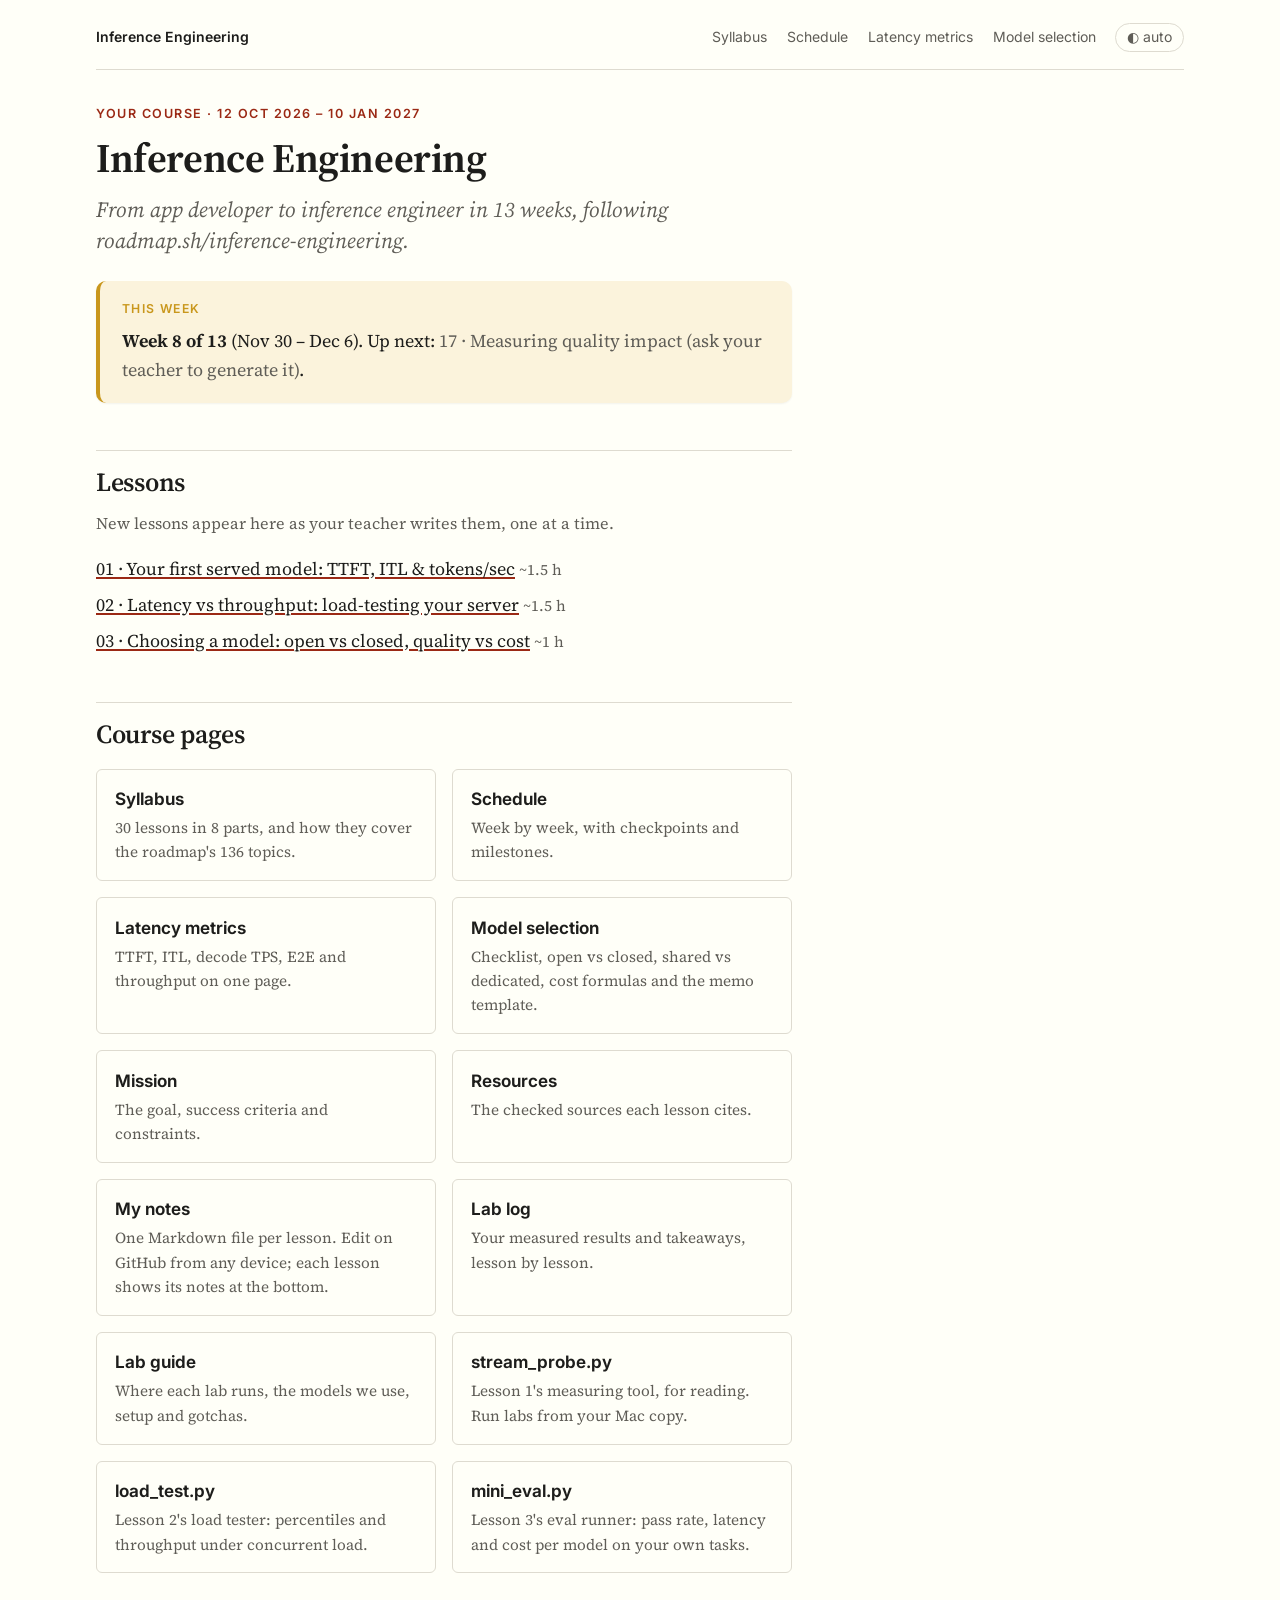
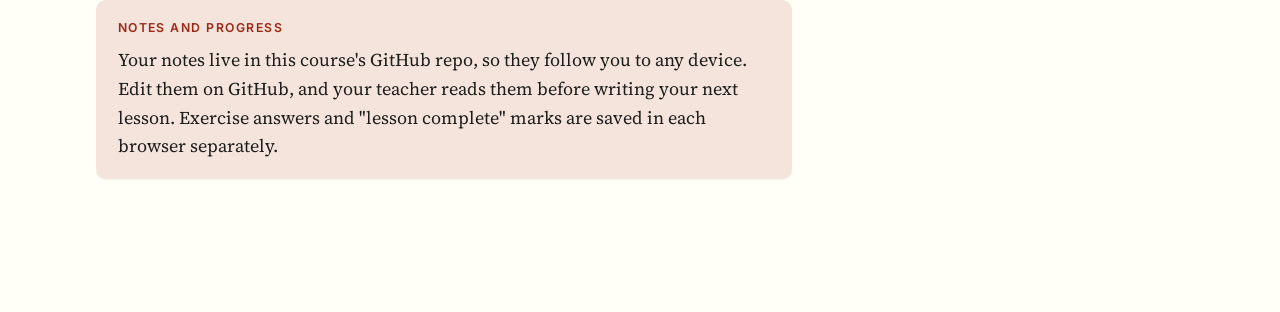
<file: index.html>
<!doctype html>
<html lang="en">
<head>
<meta charset="utf-8">
<meta name="viewport" content="width=device-width, initial-scale=1">
<title>Inference Engineering Course</title>
<link rel="stylesheet" href="assets/course.css">
<style>
  .hub-grid { display: grid; grid-template-columns: repeat(auto-fit, minmax(14rem, 1fr)); gap: .9rem; margin: 1rem 0 1.5rem; }
  .hub-grid a { display: block; padding: .85rem 1rem; border: 1px solid var(--rule); border-radius: 6px; text-decoration: none; color: inherit; min-width: 0; }
  .hub-grid a:hover, .hub-grid a:focus-visible { border-color: var(--accent); }
  .hub-grid strong { display: block; font-family: var(--sans); font-size: .95rem; }
  .hub-grid span { display: block; font-size: .85rem; color: var(--muted); margin-top: .2rem; }
  #ready-lessons { list-style: none; padding: 0; display: grid; gap: .4rem; }
  #ready-lessons li { margin: 0; }
</style>
</head>
<body data-root="">
<div class="page">
  <nav class="topnav">
    <span class="brand">Inference Engineering</span>
    <a href="reference/syllabus.html">Syllabus</a>
    <a href="reference/schedule.html">Schedule</a>
    <a href="reference/latency-metrics.html">Latency metrics</a>
    <a href="reference/model-selection.html">Model selection</a>
    <button class="theme-toggle" type="button"></button>
  </nav>

  <article>
    <span class="eyebrow">Your course · 12 Oct 2026 – 10 Jan 2027</span>
    <h1>Inference Engineering</h1>
    <p class="subtitle">From app developer to inference engineer in 13 weeks, following roadmap.sh/inference-engineering.</p>

    <div class="key">
      <span class="box-label">This week</span>
      <p id="this-week">Loading the schedule…</p>
    </div>

    <h2>Lessons</h2>
    <p class="muted" style="font-size:.9rem">New lessons appear here as your teacher writes them, one at a time.</p>
    <ul id="ready-lessons"></ul>

    <h2>Course pages</h2>
    <div class="hub-grid">
      <a href="reference/syllabus.html"><strong>Syllabus</strong><span>30 lessons in 8 parts, and how they cover the roadmap's 136 topics.</span></a>
      <a href="reference/schedule.html"><strong>Schedule</strong><span>Week by week, with checkpoints and milestones.</span></a>
      <a href="reference/latency-metrics.html"><strong>Latency metrics</strong><span>TTFT, ITL, decode TPS, E2E and throughput on one page.</span></a>
      <a href="reference/model-selection.html"><strong>Model selection</strong><span>Checklist, open vs closed, shared vs dedicated, cost formulas and the memo template.</span></a>
      <a href="MISSION.md"><strong>Mission</strong><span>The goal, success criteria and constraints.</span></a>
      <a href="RESOURCES.md"><strong>Resources</strong><span>The checked sources each lesson cites.</span></a>
      <a href="https://github.com/ramisalem/inference-engineering/tree/main/notes"><strong>My notes</strong><span>One Markdown file per lesson. Edit on GitHub from any device; each lesson shows its notes at the bottom.</span></a>
      <a href="portfolio/LOG.md"><strong>Lab log</strong><span>Your measured results and takeaways, lesson by lesson.</span></a>
      <a href="labs/README.md"><strong>Lab guide</strong><span>Where each lab runs, the models we use, setup and gotchas.</span></a>
      <a href="labs/tools/stream_probe.py"><strong>stream_probe.py</strong><span>Lesson 1's measuring tool, for reading. Run labs from your Mac copy.</span></a>
      <a href="labs/tools/load_test.py"><strong>load_test.py</strong><span>Lesson 2's load tester: percentiles and throughput under concurrent load.</span></a>
      <a href="labs/tools/mini_eval.py"><strong>mini_eval.py</strong><span>Lesson 3's eval runner: pass rate, latency and cost per model on your own tasks.</span></a>
    </div>

    <div class="ask">
      <span class="box-label">Notes and progress</span>
      <p>Your notes live in this course's GitHub repo, so they follow you to any device. Edit them on GitHub, and your teacher reads them before writing your next lesson. Exercise answers and "lesson complete" marks are saved in each browser separately.</p>
    </div>
  </article>
</div>
<script src="assets/course-data.js"></script>
<script src="assets/course-pages.js"></script>
<script src="assets/components.js"></script>
<script>
  (function () {
    var ul = document.getElementById("ready-lessons");
    var C = window.COURSE;
    if (!ul || !C) return;
    var ready = C.lessons.filter(function (l) { return l.ready; });
    ul.innerHTML = ready.map(function (l) {
      var n = String(l.n).padStart(2, "0");
      var a = document.createElement("a");
      a.href = "lessons/" + l.slug + ".html";
      a.textContent = n + " · " + l.title;
      return "<li>" + a.outerHTML + ' <span class="muted" style="font-size:.85rem">~' + l.hours + " h</span></li>";
    }).join("") || "<li class='muted'>No lessons yet.</li>";
  })();
</script>
</body>
</html>
</file>
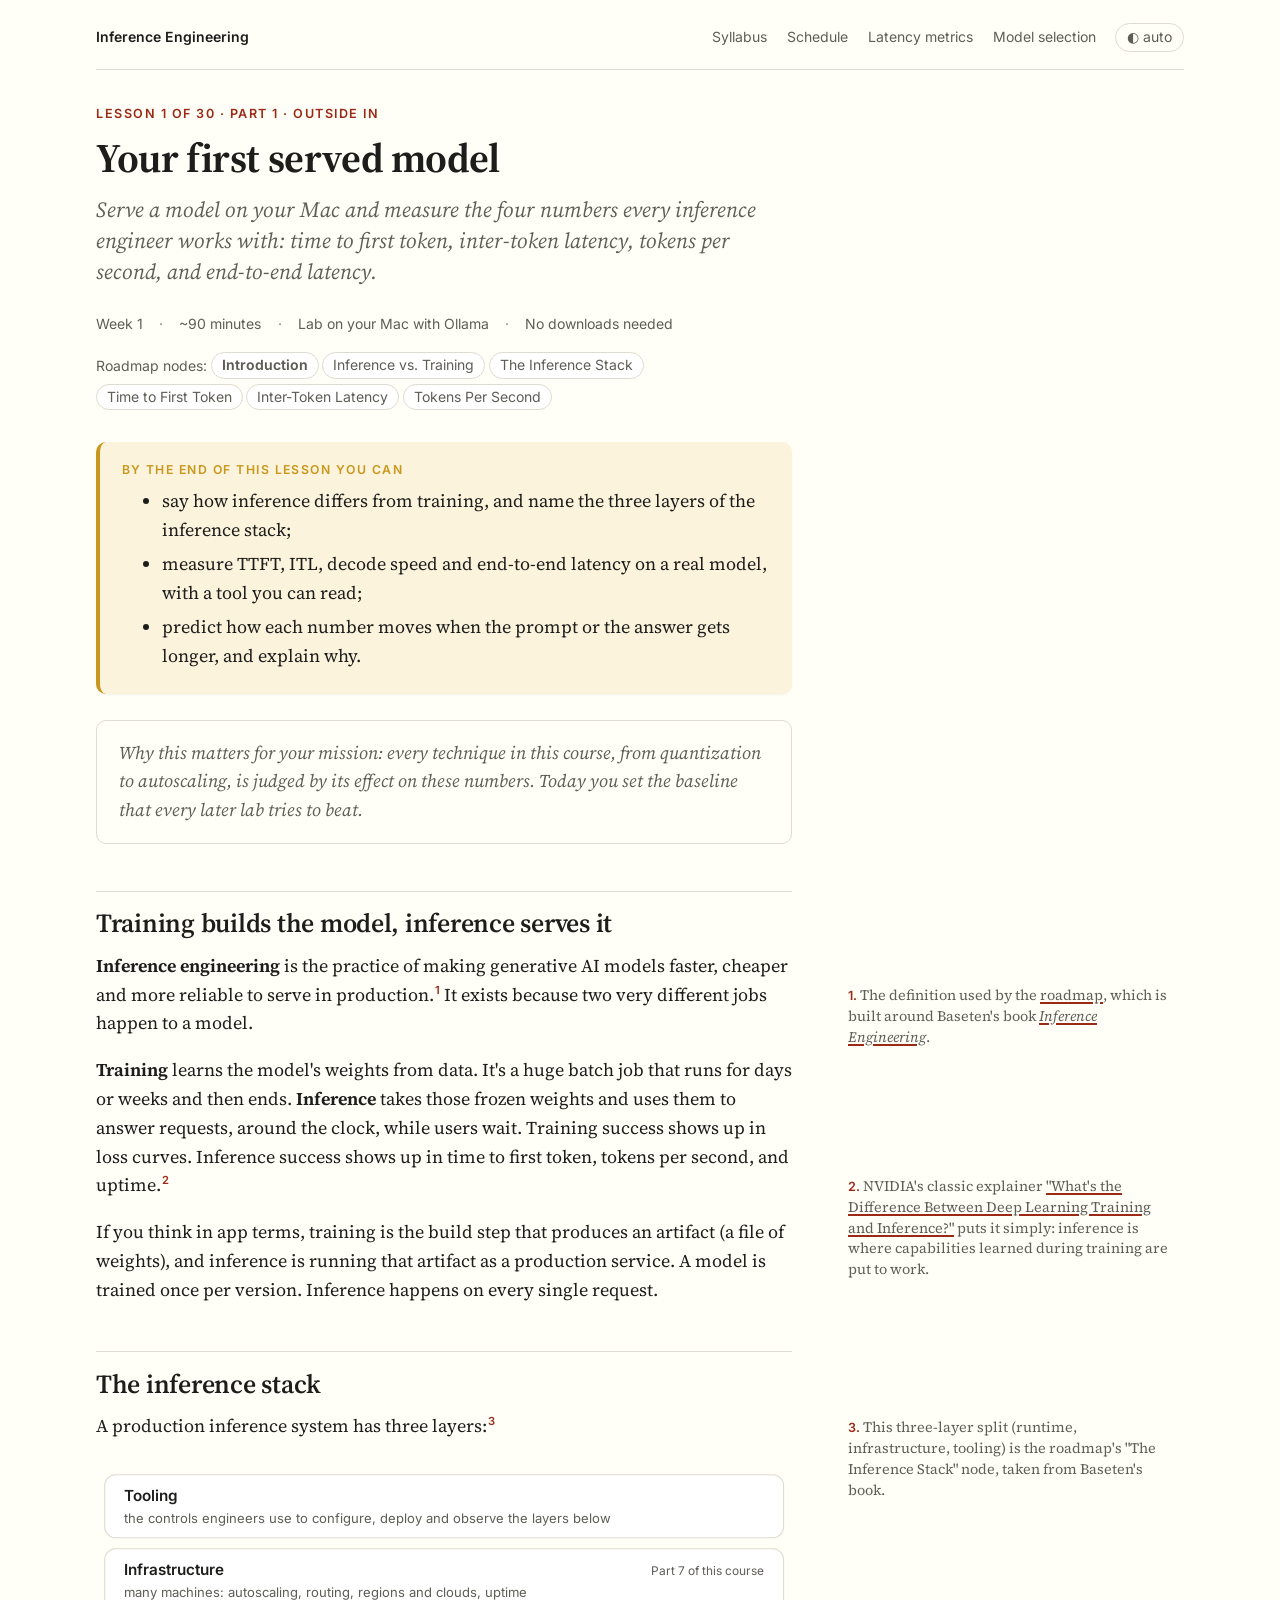
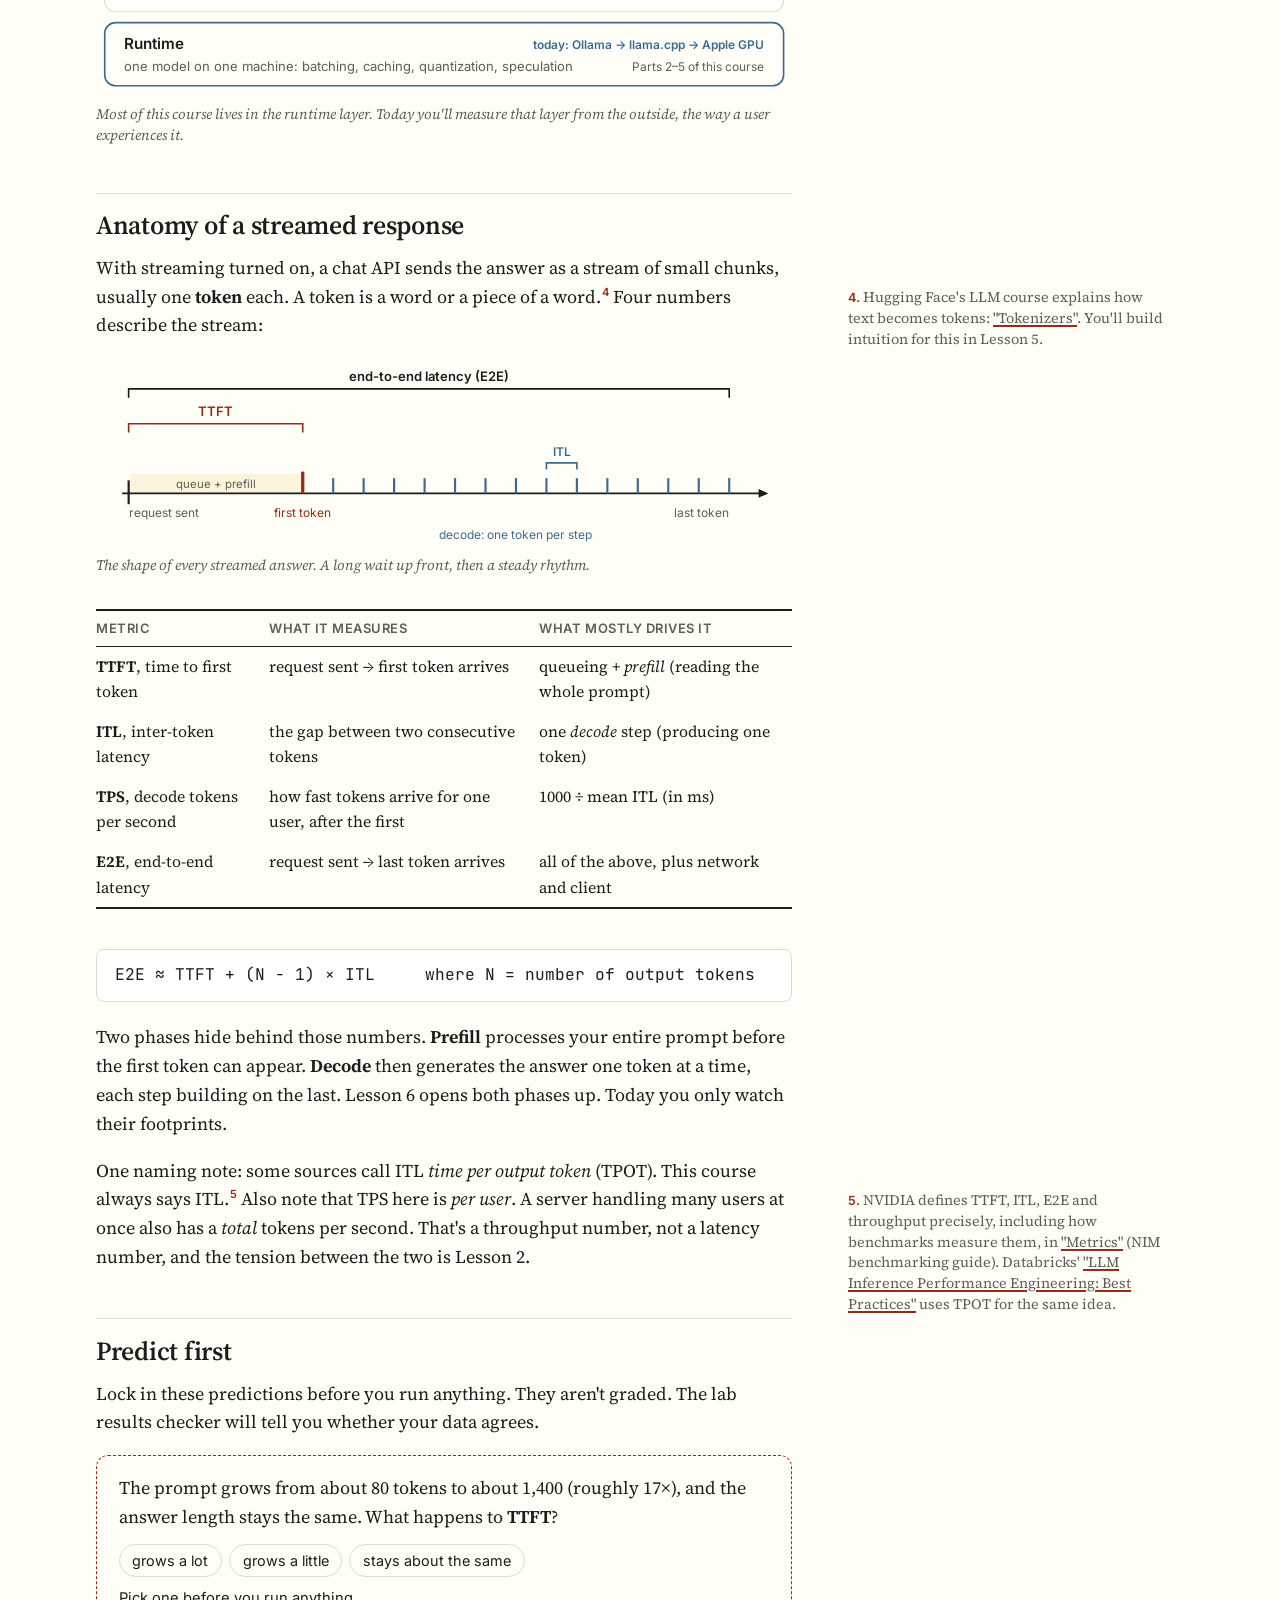
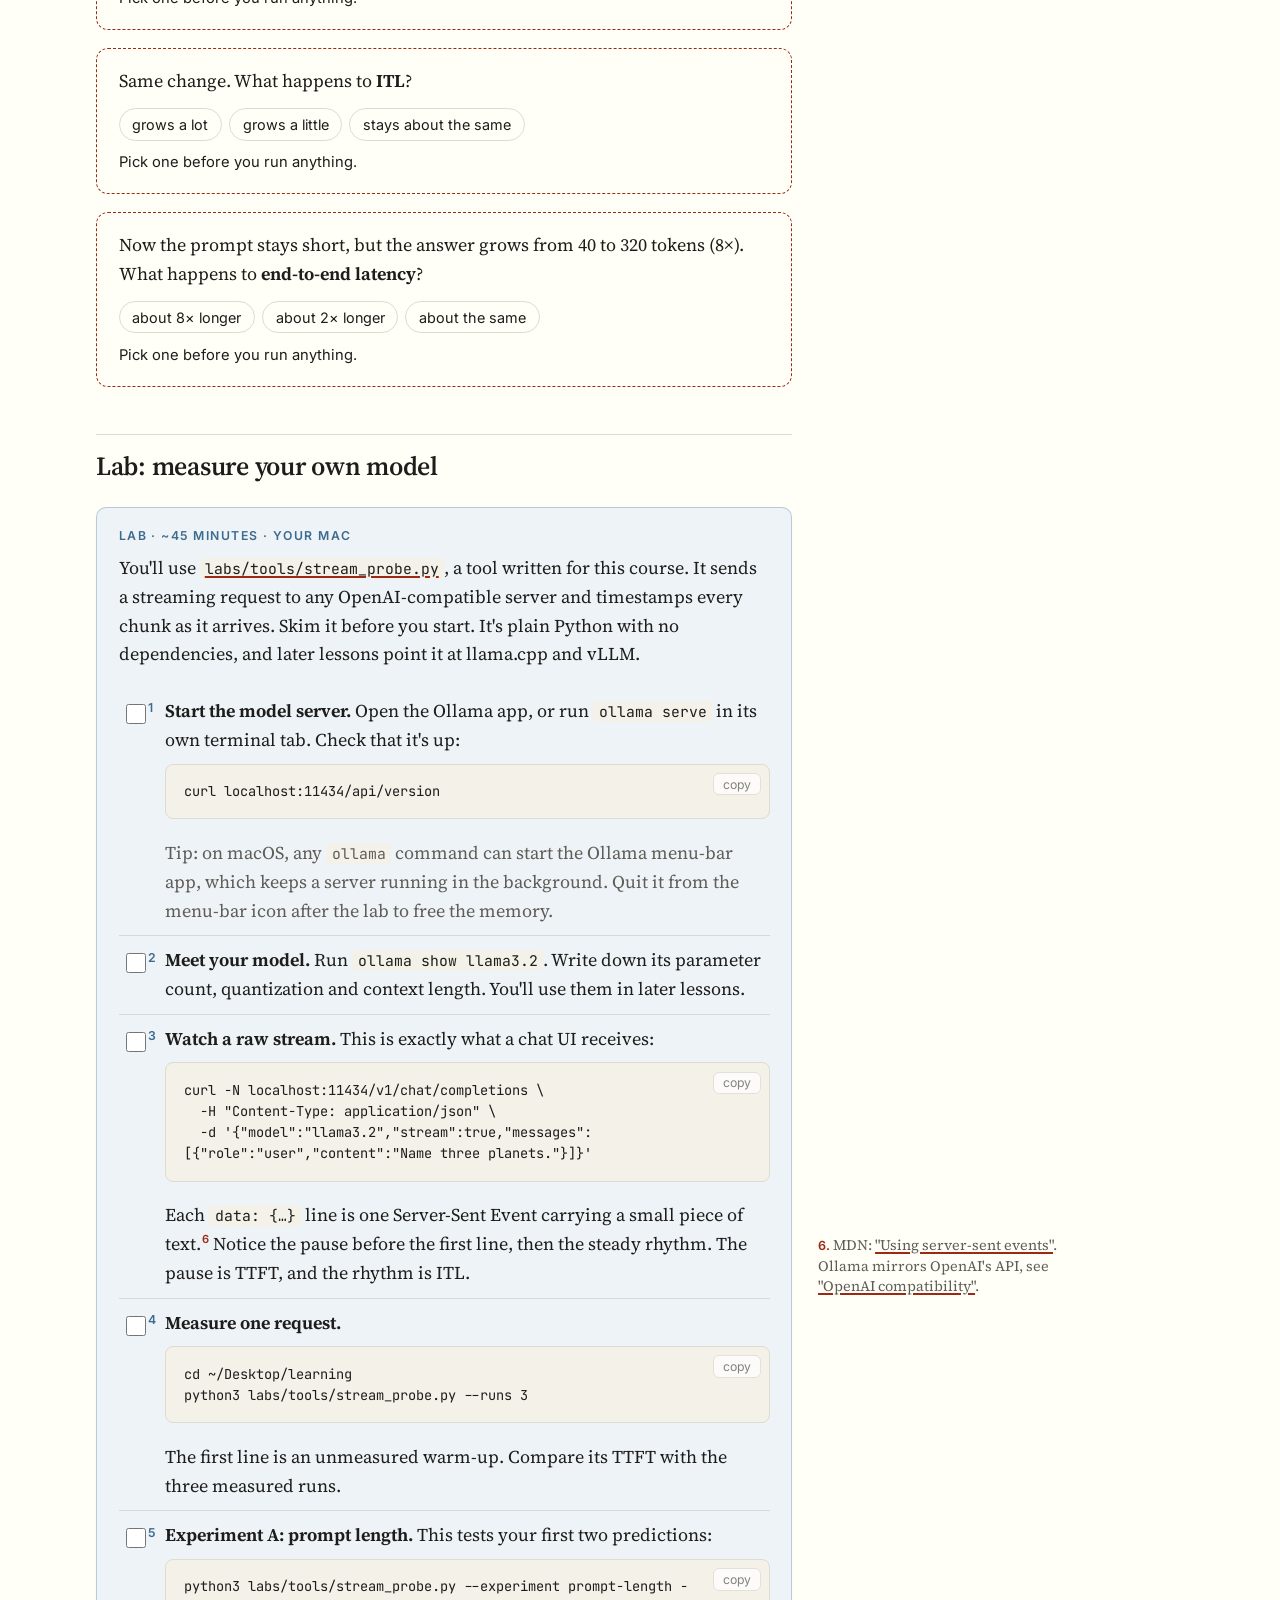
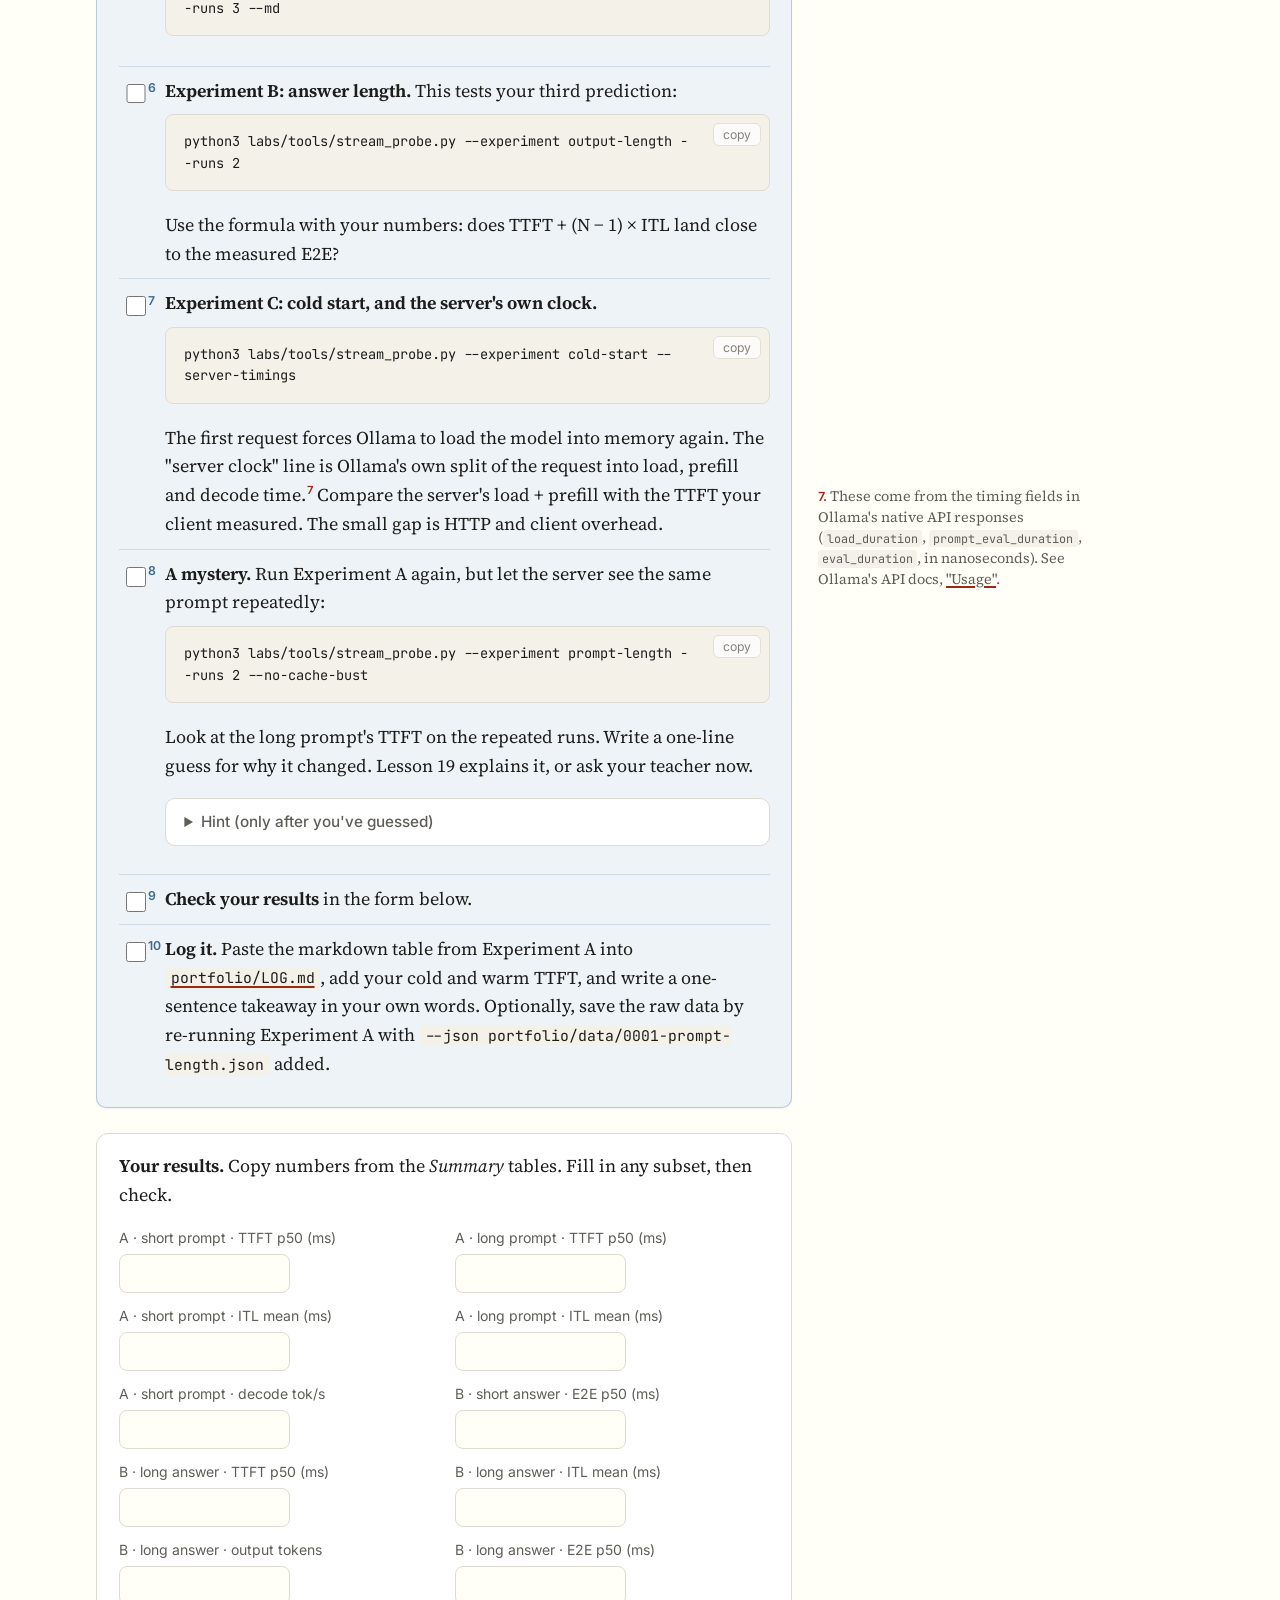
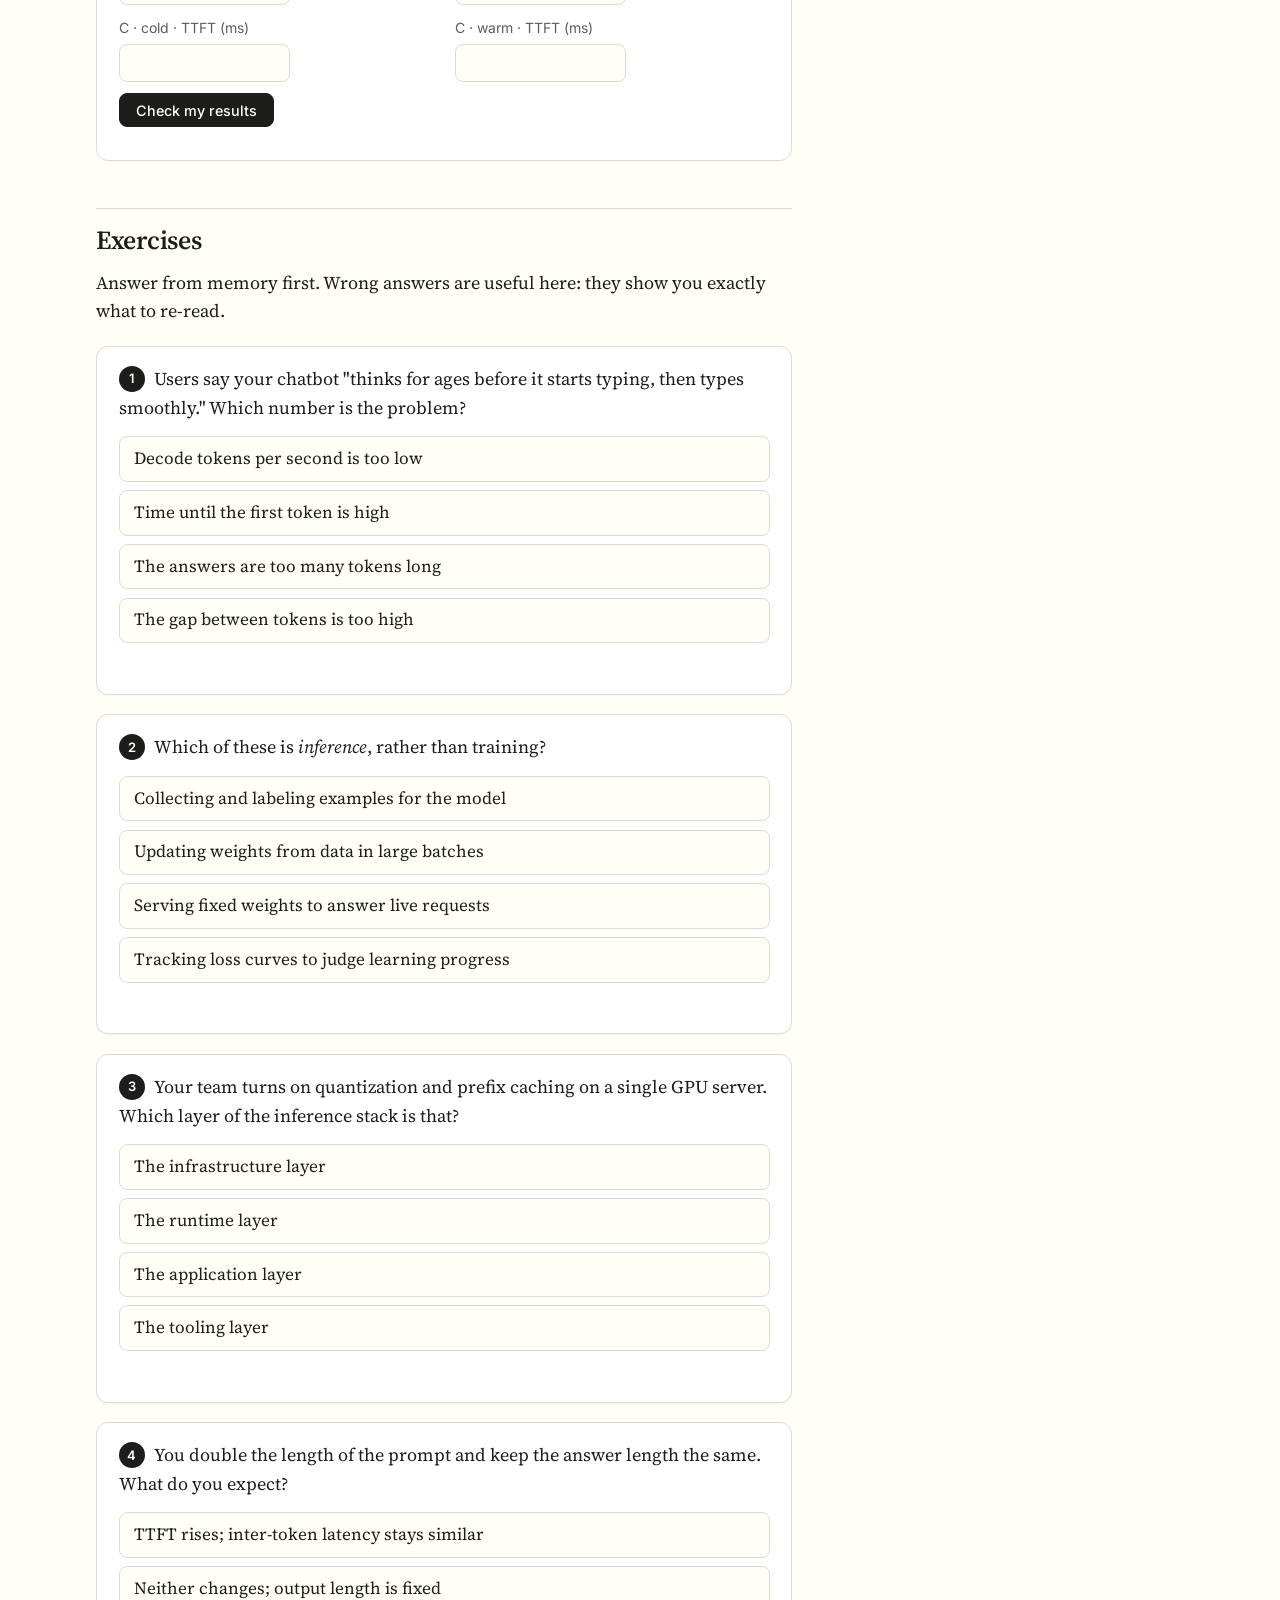
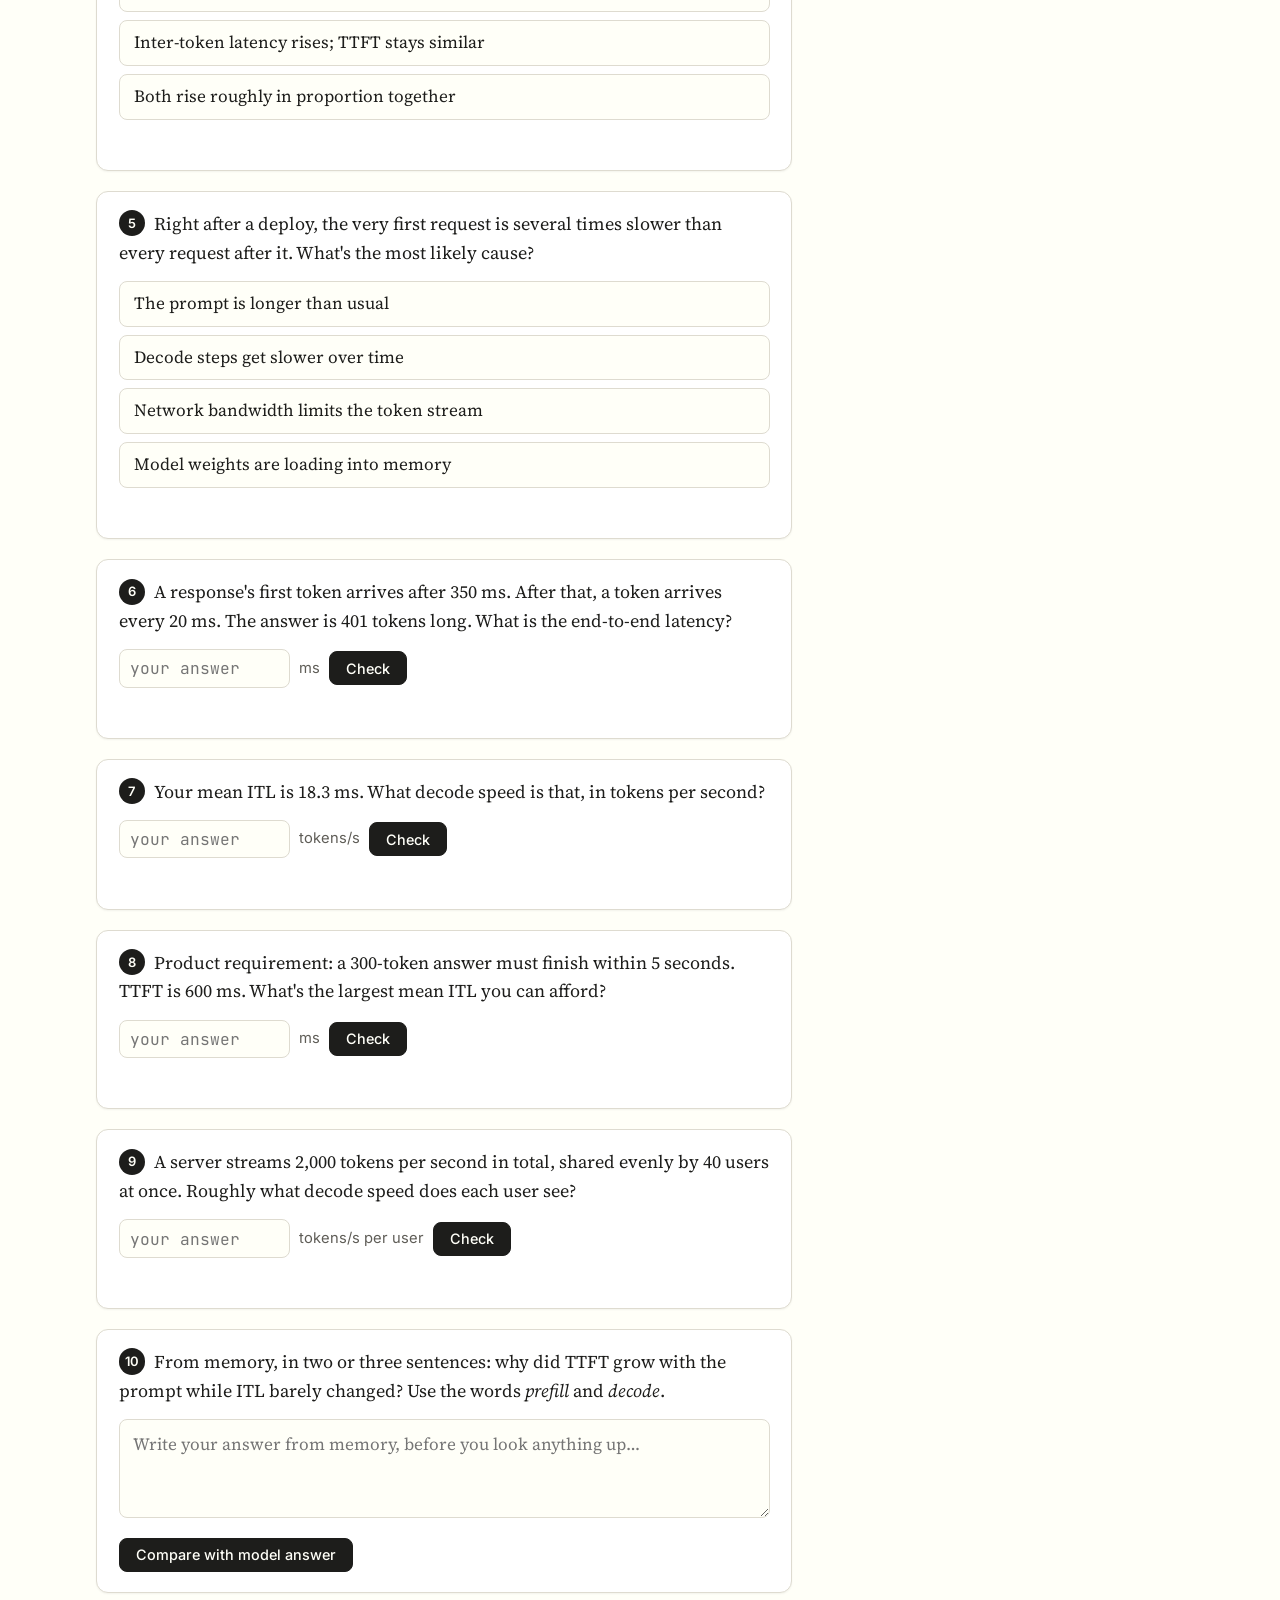
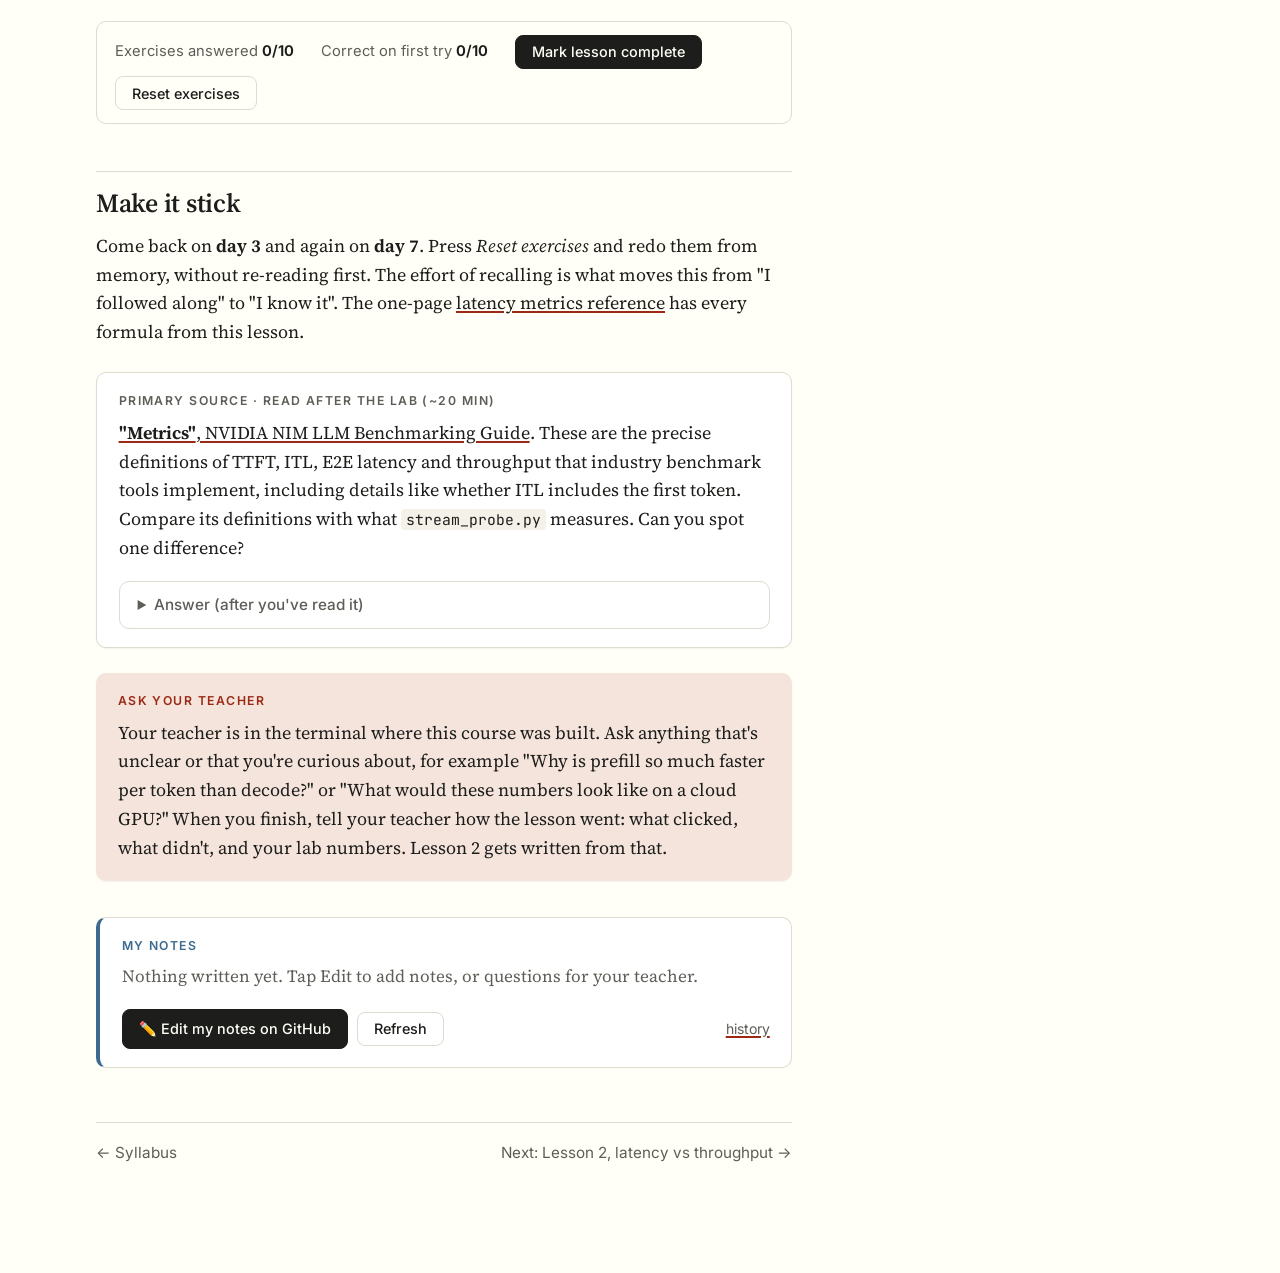
<file: lessons/0001-first-served-model.html>
<!doctype html>
<html lang="en">
<head>
<meta charset="utf-8">
<meta name="viewport" content="width=device-width, initial-scale=1">
<title>First Served Model</title>
<link rel="stylesheet" href="../assets/course.css">
</head>
<body data-lesson="0001">
<div class="page">
  <nav class="topnav">
    <span class="brand">Inference Engineering</span>
    <a href="../reference/syllabus.html">Syllabus</a>
    <a href="../reference/schedule.html">Schedule</a>
    <a href="../reference/latency-metrics.html">Latency metrics</a>
    <a href="../reference/model-selection.html">Model selection</a>
    <button class="theme-toggle" type="button"></button>
  </nav>

  <article>
    <span class="eyebrow">Lesson 1 of 30 · Part 1 · Outside in</span>
    <h1>Your first served model</h1>
    <p class="subtitle">Serve a model on your Mac and measure the four numbers every inference engineer works with: time to first token, inter-token latency, tokens per second, and end-to-end latency.</p>
    <div class="meta"><span>Week 1</span><span>~90 minutes</span><span>Lab on your Mac with Ollama</span><span>No downloads needed</span></div>
    <div class="covers">Roadmap nodes:
      <span class="tag"><strong>Introduction</strong></span><span class="tag">Inference vs. Training</span><span class="tag">The Inference Stack</span><span class="tag">Time to First Token</span><span class="tag">Inter-Token Latency</span><span class="tag">Tokens Per Second</span>
    </div>

    <div class="key">
      <span class="box-label">By the end of this lesson you can</span>
      <ul>
        <li>say how inference differs from training, and name the three layers of the inference stack;</li>
        <li>measure TTFT, ITL, decode speed and end-to-end latency on a real model, with a tool you can read;</li>
        <li>predict how each number moves when the prompt or the answer gets longer, and explain why.</li>
      </ul>
    </div>

    <p class="mission-link">Why this matters for your mission: every technique in this course, from quantization to autoscaling, is judged by its effect on these numbers. Today you set the baseline that every later lab tries to beat.</p>

    <h2>Training builds the model, inference serves it</h2>
    <p><strong>Inference engineering</strong> is the practice of making generative AI models faster, cheaper and more reliable to serve in production.<span class="sn-ref"></span><span class="sidenote">The definition used by the <a href="https://roadmap.sh/inference-engineering">roadmap</a>, which is built around Baseten's book <a href="https://www.baseten.co/inference-engineering/digital-download/"><em>Inference Engineering</em></a>.</span> It exists because two very different jobs happen to a model.</p>
    <p><strong>Training</strong> learns the model's weights from data. It's a huge batch job that runs for days or weeks and then ends. <strong>Inference</strong> takes those frozen weights and uses them to answer requests, around the clock, while users wait. Training success shows up in loss curves. Inference success shows up in time to first token, tokens per second, and uptime.<span class="sn-ref"></span><span class="sidenote">NVIDIA's classic explainer <a href="https://blogs.nvidia.com/blog/difference-deep-learning-training-inference-ai/">"What's the Difference Between Deep Learning Training and Inference?"</a> puts it simply: inference is where capabilities learned during training are put to work.</span></p>
    <p>If you think in app terms, training is the build step that produces an artifact (a file of weights), and inference is running that artifact as a production service. A model is trained once per version. Inference happens on every single request.</p>

    <h2>The inference stack</h2>
    <p>A production inference system has three layers:<span class="sn-ref"></span><span class="sidenote">This three-layer split (runtime, infrastructure, tooling) is the roadmap's "The Inference Stack" node, taken from Baseten's book.</span></p>
    <figure data-diagram="inference-stack" data-highlight="runtime" data-note="today: Ollama → llama.cpp → Apple GPU">
      <figcaption>Most of this course lives in the runtime layer. Today you'll measure that layer from the outside, the way a user experiences it.</figcaption>
    </figure>

    <h2>Anatomy of a streamed response</h2>
    <p>With streaming turned on, a chat API sends the answer as a stream of small chunks, usually one <strong>token</strong> each. A token is a word or a piece of a word.<span class="sn-ref"></span><span class="sidenote">Hugging Face's LLM course explains how text becomes tokens: <a href="https://huggingface.co/learn/llm-course/chapter2/4">"Tokenizers"</a>. You'll build intuition for this in Lesson 5.</span> Four numbers describe the stream:</p>

    <figure data-diagram="stream-timeline">
      <figcaption>The shape of every streamed answer. A long wait up front, then a steady rhythm.</figcaption>
    </figure>

    <div class="table-wrap">
    <table>
      <thead><tr><th>Metric</th><th>What it measures</th><th>What mostly drives it</th></tr></thead>
      <tbody>
        <tr><td><strong>TTFT</strong>, time to first token</td><td>request sent → first token arrives</td><td>queueing + <em>prefill</em> (reading the whole prompt)</td></tr>
        <tr><td><strong>ITL</strong>, inter-token latency</td><td>the gap between two consecutive tokens</td><td>one <em>decode</em> step (producing one token)</td></tr>
        <tr><td><strong>TPS</strong>, decode tokens per second</td><td>how fast tokens arrive for one user, after the first</td><td>1000 ÷ mean ITL (in ms)</td></tr>
        <tr><td><strong>E2E</strong>, end-to-end latency</td><td>request sent → last token arrives</td><td>all of the above, plus network and client</td></tr>
      </tbody>
    </table>
    </div>
    <div class="formula">E2E ≈ TTFT + (N − 1) × ITL &nbsp;&nbsp;&nbsp; where N = number of output tokens</div>
    <p>Two phases hide behind those numbers. <strong>Prefill</strong> processes your entire prompt before the first token can appear. <strong>Decode</strong> then generates the answer one token at a time, each step building on the last. Lesson 6 opens both phases up. Today you only watch their footprints.</p>
    <p>One naming note: some sources call ITL <em>time per output token</em> (TPOT). This course always says ITL.<span class="sn-ref"></span><span class="sidenote">NVIDIA defines TTFT, ITL, E2E and throughput precisely, including how benchmarks measure them, in <a href="https://docs.nvidia.com/nim/benchmarking/llm/metrics">"Metrics"</a> (NIM benchmarking guide). Databricks' <a href="https://www.databricks.com/blog/llm-inference-performance-engineering-best-practices">"LLM Inference Performance Engineering: Best Practices"</a> uses TPOT for the same idea.</span> Also note that TPS here is <em>per user</em>. A server handling many users at once also has a <em>total</em> tokens per second. That's a throughput number, not a latency number, and the tension between the two is Lesson 2.</p>

    <h2>Predict first</h2>
    <p>Lock in these predictions before you run anything. They aren't graded. The lab results checker will tell you whether your data agrees.</p>
    <div class="prediction" id="p-ttft" data-options="grows a lot|grows a little|stays about the same">
      <p class="prompt">The prompt grows from about 80 tokens to about 1,400 (roughly 17×), and the answer length stays the same. What happens to <strong>TTFT</strong>?</p>
    </div>
    <div class="prediction" id="p-itl" data-options="grows a lot|grows a little|stays about the same">
      <p class="prompt">Same change. What happens to <strong>ITL</strong>?</p>
    </div>
    <div class="prediction" id="p-e2e" data-options="about 8× longer|about 2× longer|about the same">
      <p class="prompt">Now the prompt stays short, but the answer grows from 40 to 320 tokens (8×). What happens to <strong>end-to-end latency</strong>?</p>
    </div>

    <h2>Lab: measure your own model</h2>
    <div class="lab">
      <span class="box-label">Lab · ~45 minutes · your Mac</span>
      <p>You'll use <a href="../labs/tools/stream_probe.py"><code>labs/tools/stream_probe.py</code></a>, a tool written for this course. It sends a streaming request to any OpenAI-compatible server and timestamps every chunk as it arrives. Skim it before you start. It's plain Python with no dependencies, and later lessons point it at llama.cpp and vLLM.</p>
      <ol class="checklist" id="lab-steps">
        <li><strong>Start the model server.</strong> Open the Ollama app, or run <code>ollama serve</code> in its own terminal tab. Check that it's up:
<pre><code>curl localhost:11434/api/version</code></pre>
          <span class="muted">Tip: on macOS, any <code>ollama</code> command can start the Ollama menu-bar app, which keeps a server running in the background. Quit it from the menu-bar icon after the lab to free the memory.</span></li>
        <li><strong>Meet your model.</strong> Run <code>ollama show llama3.2</code>. Write down its parameter count, quantization and context length. You'll use them in later lessons.</li>
        <li><strong>Watch a raw stream.</strong> This is exactly what a chat UI receives:
<pre><code>curl -N localhost:11434/v1/chat/completions \
  -H "Content-Type: application/json" \
  -d '{"model":"llama3.2","stream":true,"messages":[{"role":"user","content":"Name three planets."}]}'</code></pre>
          Each <code>data: {…}</code> line is one Server-Sent Event carrying a small piece of text.<span class="sn-ref"></span><span class="sidenote">MDN: <a href="https://developer.mozilla.org/en-US/docs/Web/API/Server-sent_events/Using_server-sent_events">"Using server-sent events"</a>. Ollama mirrors OpenAI's API, see <a href="https://docs.ollama.com/api/openai-compatibility">"OpenAI compatibility"</a>.</span> Notice the pause before the first line, then the steady rhythm. The pause is TTFT, and the rhythm is ITL.</li>
        <li><strong>Measure one request.</strong>
<pre><code>cd ~/Desktop/learning
python3 labs/tools/stream_probe.py --runs 3</code></pre>
          The first line is an unmeasured warm-up. Compare its TTFT with the three measured runs.</li>
        <li><strong>Experiment A: prompt length.</strong> This tests your first two predictions:
<pre><code>python3 labs/tools/stream_probe.py --experiment prompt-length --runs 3 --md</code></pre></li>
        <li><strong>Experiment B: answer length.</strong> This tests your third prediction:
<pre><code>python3 labs/tools/stream_probe.py --experiment output-length --runs 2</code></pre>
          Use the formula with your numbers: does TTFT + (N − 1) × ITL land close to the measured E2E?</li>
        <li><strong>Experiment C: cold start, and the server's own clock.</strong>
<pre><code>python3 labs/tools/stream_probe.py --experiment cold-start --server-timings</code></pre>
          The first request forces Ollama to load the model into memory again. The "server clock" line is Ollama's own split of the request into load, prefill and decode time.<span class="sn-ref"></span><span class="sidenote">These come from the timing fields in Ollama's native API responses (<code>load_duration</code>, <code>prompt_eval_duration</code>, <code>eval_duration</code>, in nanoseconds). See Ollama's API docs, <a href="https://docs.ollama.com/api/usage">"Usage"</a>.</span> Compare the server's load + prefill with the TTFT your client measured. The small gap is HTTP and client overhead.</li>
        <li><strong>A mystery.</strong> Run Experiment A again, but let the server see the same prompt repeatedly:
<pre><code>python3 labs/tools/stream_probe.py --experiment prompt-length --runs 2 --no-cache-bust</code></pre>
          Look at the long prompt's TTFT on the repeated runs. Write a one-line guess for why it changed. Lesson 19 explains it, or ask your teacher now.
          <details><summary>Hint (only after you've guessed)</summary>Add <code>--server-timings</code> to the same command and compare the server's <em>prefill</em> time with the prompt's token count. Then read how Ollama's <a href="https://docs.ollama.com/api/usage">Usage</a> page defines <code>prompt_eval_duration</code>: the time "to evaluate the <em>uncached</em> prompt tokens".</details></li>
        <li><strong>Check your results</strong> in the form below.</li>
        <li><strong>Log it.</strong> Paste the markdown table from Experiment A into <a href="../portfolio/LOG.md"><code>portfolio/LOG.md</code></a>, add your cold and warm TTFT, and write a one-sentence takeaway in your own words. Optionally, save the raw data by re-running Experiment A with <code>--json portfolio/data/0001-prompt-length.json</code> added.</li>
      </ol>
    </div>

    <form class="lab-results" data-check="l01" id="l01-results">
      <p><strong>Your results.</strong> Copy numbers from the <em>Summary</em> tables. Fill in any subset, then check.</p>
      <div class="grid">
        <label>A · short prompt · TTFT p50 (ms)<input name="ttft_short" inputmode="decimal"></label>
        <label>A · long prompt · TTFT p50 (ms)<input name="ttft_long" inputmode="decimal"></label>
        <label>A · short prompt · ITL mean (ms)<input name="itl_short" inputmode="decimal"></label>
        <label>A · long prompt · ITL mean (ms)<input name="itl_long" inputmode="decimal"></label>
        <label>A · short prompt · decode tok/s<input name="tps_short" inputmode="decimal"></label>
        <label>B · short answer · E2E p50 (ms)<input name="e2e_sa" inputmode="decimal"></label>
        <label>B · long answer · TTFT p50 (ms)<input name="ttft_la" inputmode="decimal"></label>
        <label>B · long answer · ITL mean (ms)<input name="itl_la" inputmode="decimal"></label>
        <label>B · long answer · output tokens<input name="n_la" inputmode="decimal"></label>
        <label>B · long answer · E2E p50 (ms)<input name="e2e_la" inputmode="decimal"></label>
        <label>C · cold · TTFT (ms)<input name="ttft_cold" inputmode="decimal"></label>
        <label>C · warm · TTFT (ms)<input name="ttft_warm" inputmode="decimal"></label>
      </div>
      <button class="btn" type="submit">Check my results</button>
    </form>

    <h2>Exercises</h2>
    <p>Answer from memory first. Wrong answers are useful here: they show you exactly what to re-read.</p>
    <div class="exercise-set">
      <div class="mcq" id="q-symptom">
        <p class="prompt">Users say your chatbot "thinks for ages before it starts typing, then types smoothly." Which number is the problem?</p>
        <ul>
          <li data-correct>Time until the first token is high</li>
          <li>The gap between tokens is too high</li>
          <li>Decode tokens per second is too low</li>
          <li>The answers are too many tokens long</li>
        </ul>
        <div class="explanation">"Thinks before typing" is the wait for the first token: <strong>TTFT</strong>. "Then types smoothly" means ITL is fine. TTFT is mostly queueing plus prefill, so the first suspects are a long prompt, a busy server or a cold model. You saw all three effects in the lab.</div>
      </div>

      <div class="mcq" id="q-inference">
        <p class="prompt">Which of these is <em>inference</em>, rather than training?</p>
        <ul>
          <li data-correct>Serving fixed weights to answer live requests</li>
          <li>Updating weights from data in large batches</li>
          <li>Tracking loss curves to judge learning progress</li>
          <li>Collecting and labeling examples for the model</li>
        </ul>
        <div class="explanation">Training <em>learns</em> the weights. Inference <em>uses</em> the frozen weights to serve requests continuously, under latency targets. Loss curves and labeled data belong to training.</div>
      </div>

      <div class="mcq" id="q-stack">
        <p class="prompt">Your team turns on quantization and prefix caching on a single GPU server. Which layer of the inference stack is that?</p>
        <ul>
          <li data-correct>The runtime layer</li>
          <li>The infrastructure layer</li>
          <li>The tooling layer</li>
          <li>The application layer</li>
        </ul>
        <div class="explanation">The <strong>runtime</strong> layer makes one model fast on one machine, through batching, caching, quantization and speculation. Infrastructure deals with many machines. Tooling is how engineers control both.</div>
      </div>

      <div class="mcq" id="q-prompt-length">
        <p class="prompt">You double the length of the prompt and keep the answer length the same. What do you expect?</p>
        <ul>
          <li data-correct>TTFT rises; inter-token latency stays similar</li>
          <li>Inter-token latency rises; TTFT stays similar</li>
          <li>Both rise roughly in proportion together</li>
          <li>Neither changes; output length is fixed</li>
        </ul>
        <div class="explanation">A longer prompt means more <strong>prefill</strong> work before the first token, so TTFT rises. Each <strong>decode</strong> step costs about the same, so ITL barely moves. That's the pattern from Experiment A.</div>
      </div>

      <div class="mcq" id="q-cold">
        <p class="prompt">Right after a deploy, the very first request is several times slower than every request after it. What's the most likely cause?</p>
        <ul>
          <li data-correct>Model weights are loading into memory</li>
          <li>The prompt is longer than usual</li>
          <li>Decode steps get slower over time</li>
          <li>Network bandwidth limits the token stream</li>
        </ul>
        <div class="explanation">A cold server has to load gigabytes of weights into memory before prefill can even start. On your Mac that was about a second for a 2 GB model on a fast local SSD. In production, weights may first have to come over the network, so cold starts can be far worse. Lesson 25 is about fighting them.</div>
      </div>

      <div class="numeric" id="n-e2e" data-answer="8350" data-tol="0.01" data-unit="ms">
        <p class="prompt">A response's first token arrives after 350 ms. After that, a token arrives every 20 ms. The answer is 401 tokens long. What is the end-to-end latency?</p>
        <div class="solution">E2E ≈ TTFT + (N − 1) × ITL = 350 + 400 × 20 = 350 + 8,000 = <strong>8,350 ms</strong>. It's N − 1 because the first token's time is already inside TTFT.</div>
      </div>

      <div class="numeric" id="n-tps" data-answer="54.6" data-tol="0.02" data-unit="tokens/s">
        <p class="prompt">Your mean ITL is 18.3 ms. What decode speed is that, in tokens per second?</p>
        <div class="solution">TPS = 1000 ÷ ITL in ms = 1000 ÷ 18.3 ≈ <strong>54.6 tokens/s</strong>. That's the decode speed measured when this lab was tested on your Mac.</div>
      </div>

      <div class="numeric" id="n-budget" data-answer="14.72" data-tol="0.03" data-unit="ms">
        <p class="prompt">Product requirement: a 300-token answer must finish within 5 seconds. TTFT is 600 ms. What's the largest mean ITL you can afford?</p>
        <div class="solution">The decode budget is 5,000 − 600 = 4,400 ms, spread over N − 1 = 299 gaps: 4,400 ÷ 299 ≈ <strong>14.7 ms per token</strong>, about 68 tokens/s. Your Mac's ~18 ms ITL wouldn't meet this. A faster GPU, a smaller or quantized model, or speculative decoding might (Parts 3–5).</div>
      </div>

      <div class="numeric" id="n-per-user" data-answer="50" data-tol="0.02" data-unit="tokens/s per user">
        <p class="prompt">A server streams 2,000 tokens per second in total, shared evenly by 40 users at once. Roughly what decode speed does each user see?</p>
        <div class="solution">2,000 ÷ 40 = <strong>50 tokens/s per user</strong>. The 2,000 is <em>throughput</em>, a property of the server. The 50 is per-user TPS, a <em>latency</em> number each user feels. Adding users usually raises the first and lowers the second. Lesson 2 measures that trade-off on your own server.</div>
      </div>

      <div class="explain" id="e-why">
        <p class="prompt">From memory, in two or three sentences: why did TTFT grow with the prompt while ITL barely changed? Use the words <em>prefill</em> and <em>decode</em>.</p>
        <div class="model-answer"><strong>Model answer.</strong> Before the first token can appear, the server runs <em>prefill</em> over the whole prompt, so a longer prompt means more work up front and a higher TTFT. After that, each token comes from one <em>decode</em> step, which costs about the same however long the prompt was, so ITL stays nearly flat. (It creeps up slightly, because each step still looks back at all earlier tokens. Lesson 6 explains how.)</div>
      </div>
    </div>

    <div class="scoreboard"></div>

    <h2>Make it stick</h2>
    <p>Come back on <strong>day 3</strong> and again on <strong>day 7</strong>. Press <em>Reset exercises</em> and redo them from memory, without re-reading first. The effort of recalling is what moves this from "I followed along" to "I know it". The one-page <a href="../reference/latency-metrics.html">latency metrics reference</a> has every formula from this lesson.</p>

    <div class="source">
      <span class="box-label">Primary source · read after the lab (~20 min)</span>
      <p><a href="https://docs.nvidia.com/nim/benchmarking/llm/metrics"><strong>"Metrics"</strong>, NVIDIA NIM LLM Benchmarking Guide</a>. These are the precise definitions of TTFT, ITL, E2E latency and throughput that industry benchmark tools implement, including details like whether ITL includes the first token. Compare its definitions with what <code>stream_probe.py</code> measures. Can you spot one difference?</p>
      <details><summary>Answer (after you've read it)</summary>NVIDIA's <em>TPS per user</em> divides the output length by the whole end-to-end latency, so TTFT is included. <code>stream_probe.py</code>'s <em>decode tok/s</em> only counts the time after the first token, so it reports a higher number for the same request. NVIDIA's headline <em>TPS</em> is something else again: total output tokens per second across <em>all</em> simultaneous requests, which is system throughput. The page itself warns that "tool implementations vary, so compare results only when definitions align". That's a habit worth stealing: always say how you measured.</details>
    </div>

    <div class="ask">
      <span class="box-label">Ask your teacher</span>
      <p>Your teacher is in the terminal where this course was built. Ask anything that's unclear or that you're curious about, for example "Why is prefill so much faster per token than decode?" or "What would these numbers look like on a cloud GPU?" When you finish, tell your teacher how the lesson went: what clicked, what didn't, and your lab numbers. Lesson 2 gets written from that.</p>
    </div>

    <div class="pager">
      <a href="../reference/syllabus.html">← Syllabus</a>
      <a href="0002-latency-vs-throughput.html">Next: Lesson 2, latency vs throughput →</a>
    </div>
  </article>
</div>

<script>
  /* Lesson-specific checker for the lab results form (feedback loop for the lab). */
  window.LabChecks = window.LabChecks || {};
  LabChecks.l01 = function (v) {
    const out = [];
    const has = (...ks) => ks.every((k) => Number.isFinite(v[k]) && v[k] > 0);
    const predicted = (id) => IECourse.store.get(IECourse.key(id), null);
    const growth = (r) => (r > 2 ? "grows a lot" : r > 1.15 ? "grows a little" : "stays about the same");
    const comparePrediction = (id, actual, label) => {
      const p = predicted(id);
      if (!p) return;
      out.push(p === actual
        ? { ok: true, msg: `Your prediction for ${label} (“${p}”) matches your data.` }
        : { ok: false, msg: `You predicted ${label} would be “${p}”; your data says “${actual}”. Spend two minutes on why before moving on. That gap is where the learning is.` });
    };

    if (has("ttft_short", "ttft_long")) {
      const r = v.ttft_long / v.ttft_short;
      out.push({ ok: r > 2, msg: r > 2
        ? `TTFT grew <strong>${r.toFixed(1)}×</strong> when the prompt grew about 17×. More prompt means more prefill work before the first token.`
        : `TTFT only grew ${r.toFixed(1)}×. Did you run with <code>--no-cache-bust</code>? A cached prompt skips most of the prefill.` });
      comparePrediction("p-ttft", growth(r), "TTFT");
    }
    if (has("itl_short", "itl_long")) {
      const r = v.itl_long / v.itl_short;
      out.push({ ok: r < 1.3, msg: `ITL changed by only <strong>${r.toFixed(2)}×</strong>. Each decode step costs about the same however long the prompt was. The small rise is real, because each step still looks back over the whole prompt (Lesson 6).` });
      comparePrediction("p-itl", growth(r), "ITL");
    }
    if (has("itl_short", "tps_short")) {
      const implied = 1000 / v.itl_short;
      const err = Math.abs(implied - v.tps_short) / v.tps_short;
      out.push({ ok: err < 0.15, msg: `1000 ÷ ITL = ${implied.toFixed(1)} tok/s vs measured ${v.tps_short.toFixed(1)} tok/s: ` +
        (err < 0.15 ? "consistent. ITL and TPS are the same fact seen two ways." : "these should agree within ~15%. Check that you copied the same row.") });
      if (v.tps_short < 25 || v.tps_short > 110)
        out.push({ ok: null, msg: "Your decode speed is far from the ~55 tok/s measured when this lab was tested on your Mac. Close heavy apps (browsers with many tabs, video calls) and re-run. Other GPU work slows decode." });
    }
    if (has("ttft_la", "itl_la", "n_la", "e2e_la")) {
      const pred = v.ttft_la + (v.n_la - 1) * v.itl_la;
      const err = Math.abs(pred - v.e2e_la) / v.e2e_la;
      out.push({ ok: err < 0.1, msg: `TTFT + (N − 1) × ITL = <strong>${Math.round(pred).toLocaleString()} ms</strong> vs measured E2E ${Math.round(v.e2e_la).toLocaleString()} ms (${(err * 100).toFixed(1)}% off). ` +
        (err < 0.1 ? "The formula holds, so you can now estimate latency for any answer length." : "More than 10% off. Re-check the numbers you entered.") });
    }
    if (has("e2e_la", "e2e_sa")) {
      const r = v.e2e_la / v.e2e_sa;
      out.push({ ok: null, msg: `E2E grew <strong>${r.toFixed(1)}×</strong> for 8× more output tokens. It's less than 8× because TTFT is paid once, whatever the answer length.` });
      comparePrediction("p-e2e", r >= 4 ? "about 8× longer" : r >= 1.5 ? "about 2× longer" : "about the same", "end-to-end latency");
    }
    if (has("ttft_cold", "ttft_warm")) {
      const extra = v.ttft_cold - v.ttft_warm;
      out.push({ ok: v.ttft_cold > 1.5 * v.ttft_warm, msg: `The cold start added about <strong>${Math.round(extra).toLocaleString()} ms</strong> of loading weights into memory. That's why production systems keep models warm and fight cold starts (Lesson 25).` });
    }
    if (!out.length) out.push({ ok: null, msg: "Fill in at least one pair of related numbers (for example both TTFT values from Experiment A)." });
    return out;
  };
</script>
<script src="../assets/diagrams.js"></script>
<script src="../assets/components.js"></script>
</body>
</html>
</file>
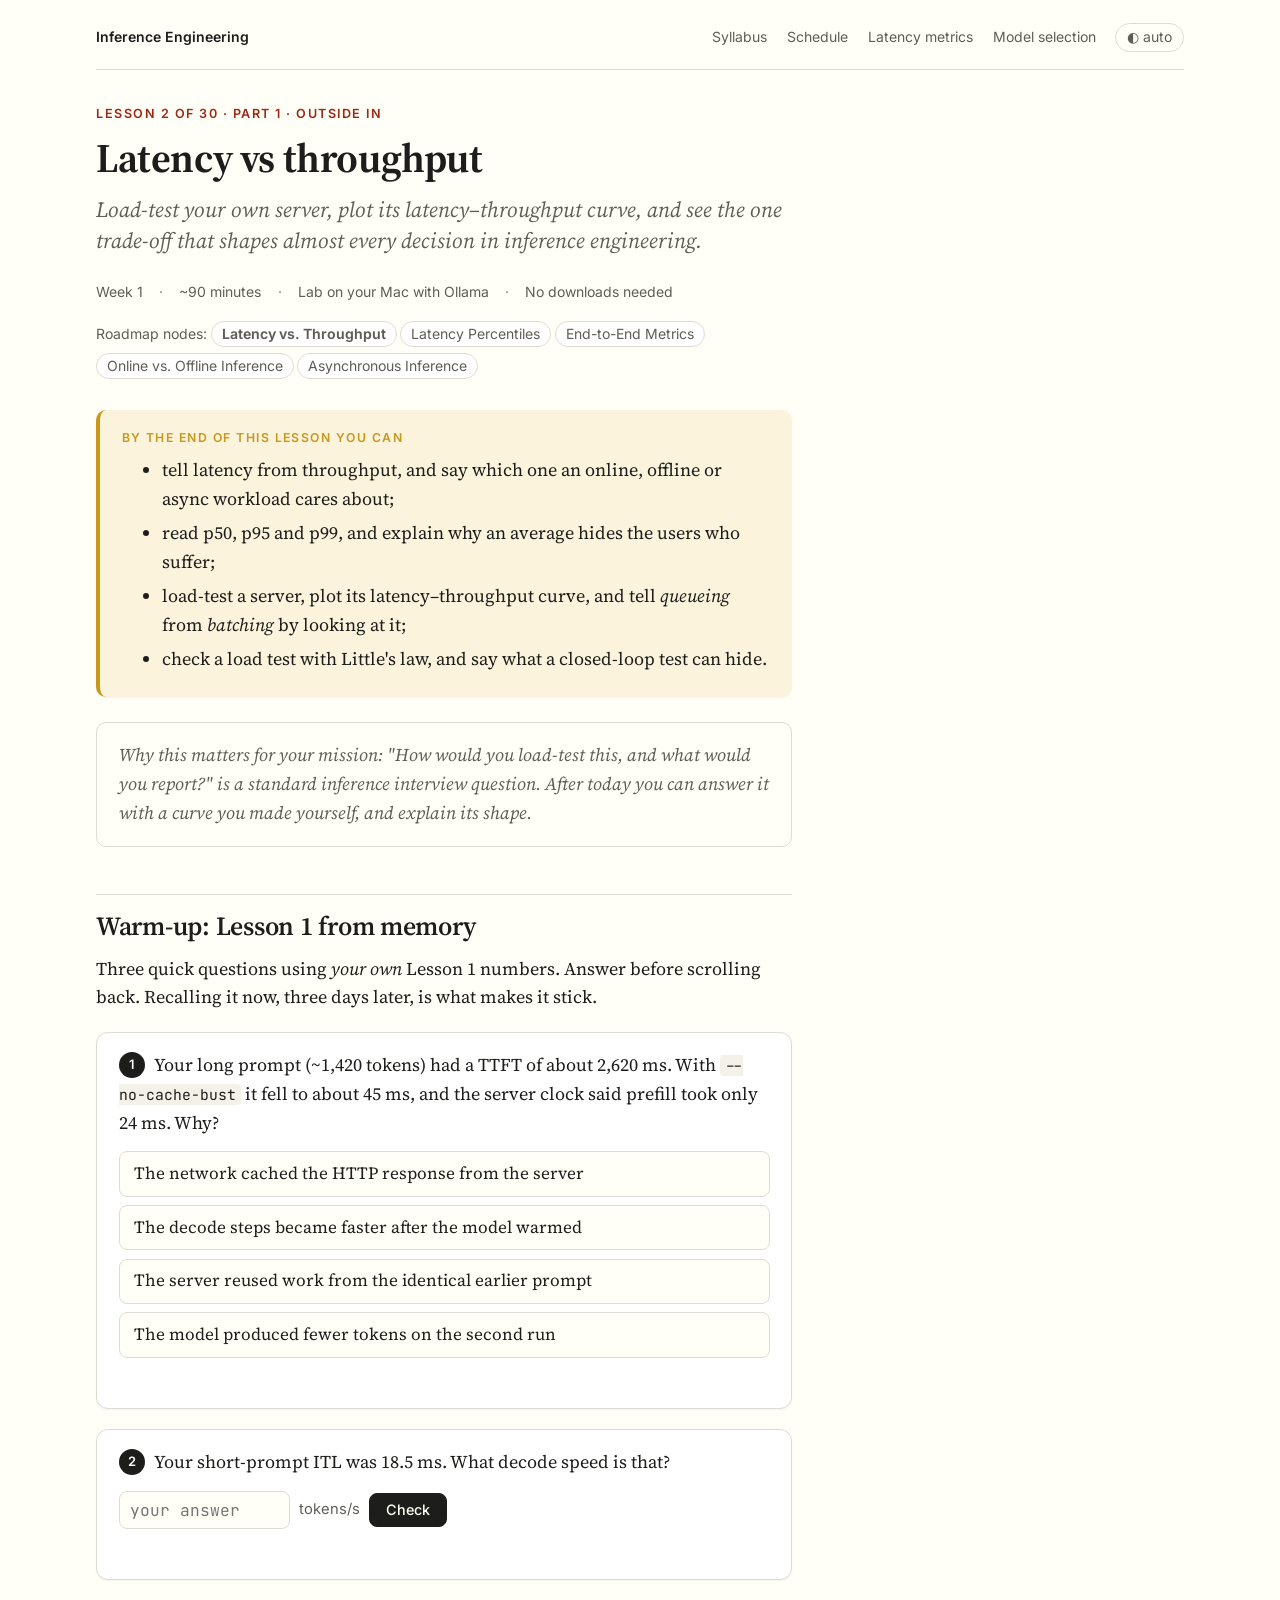
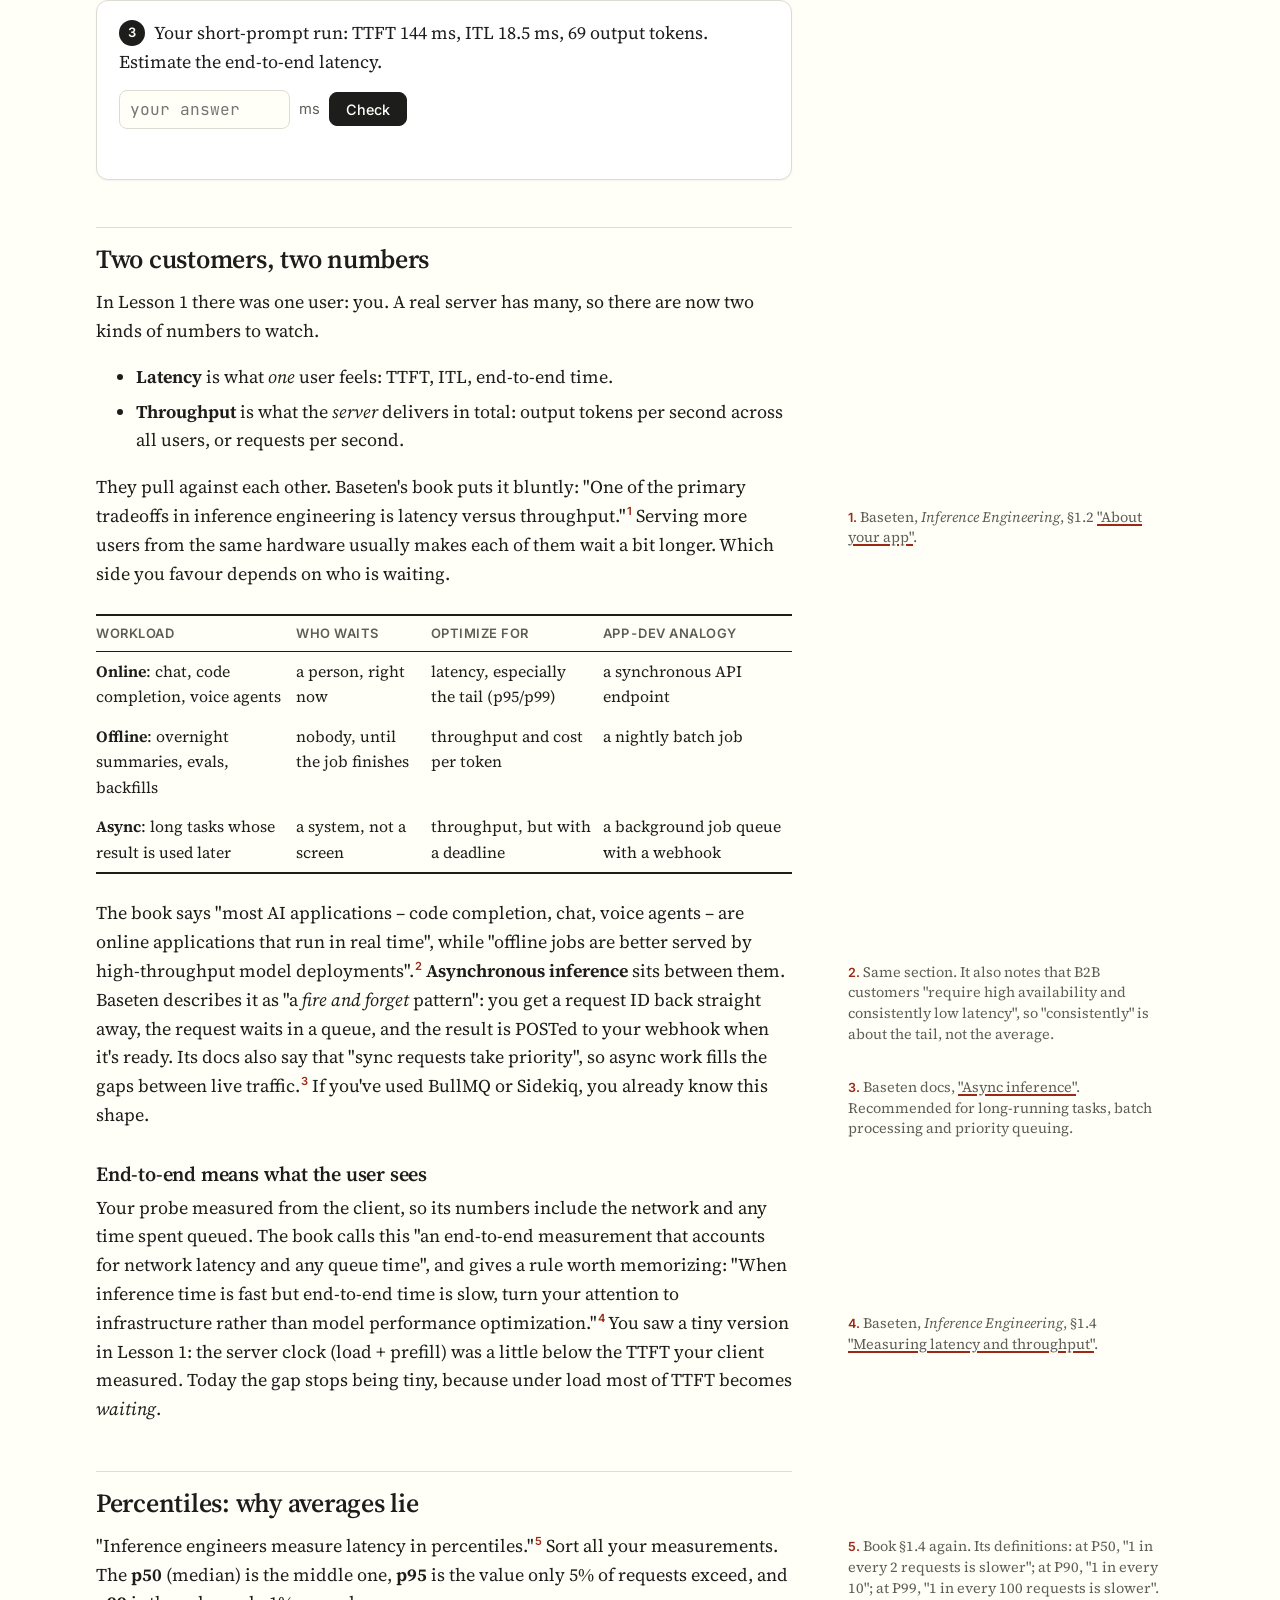
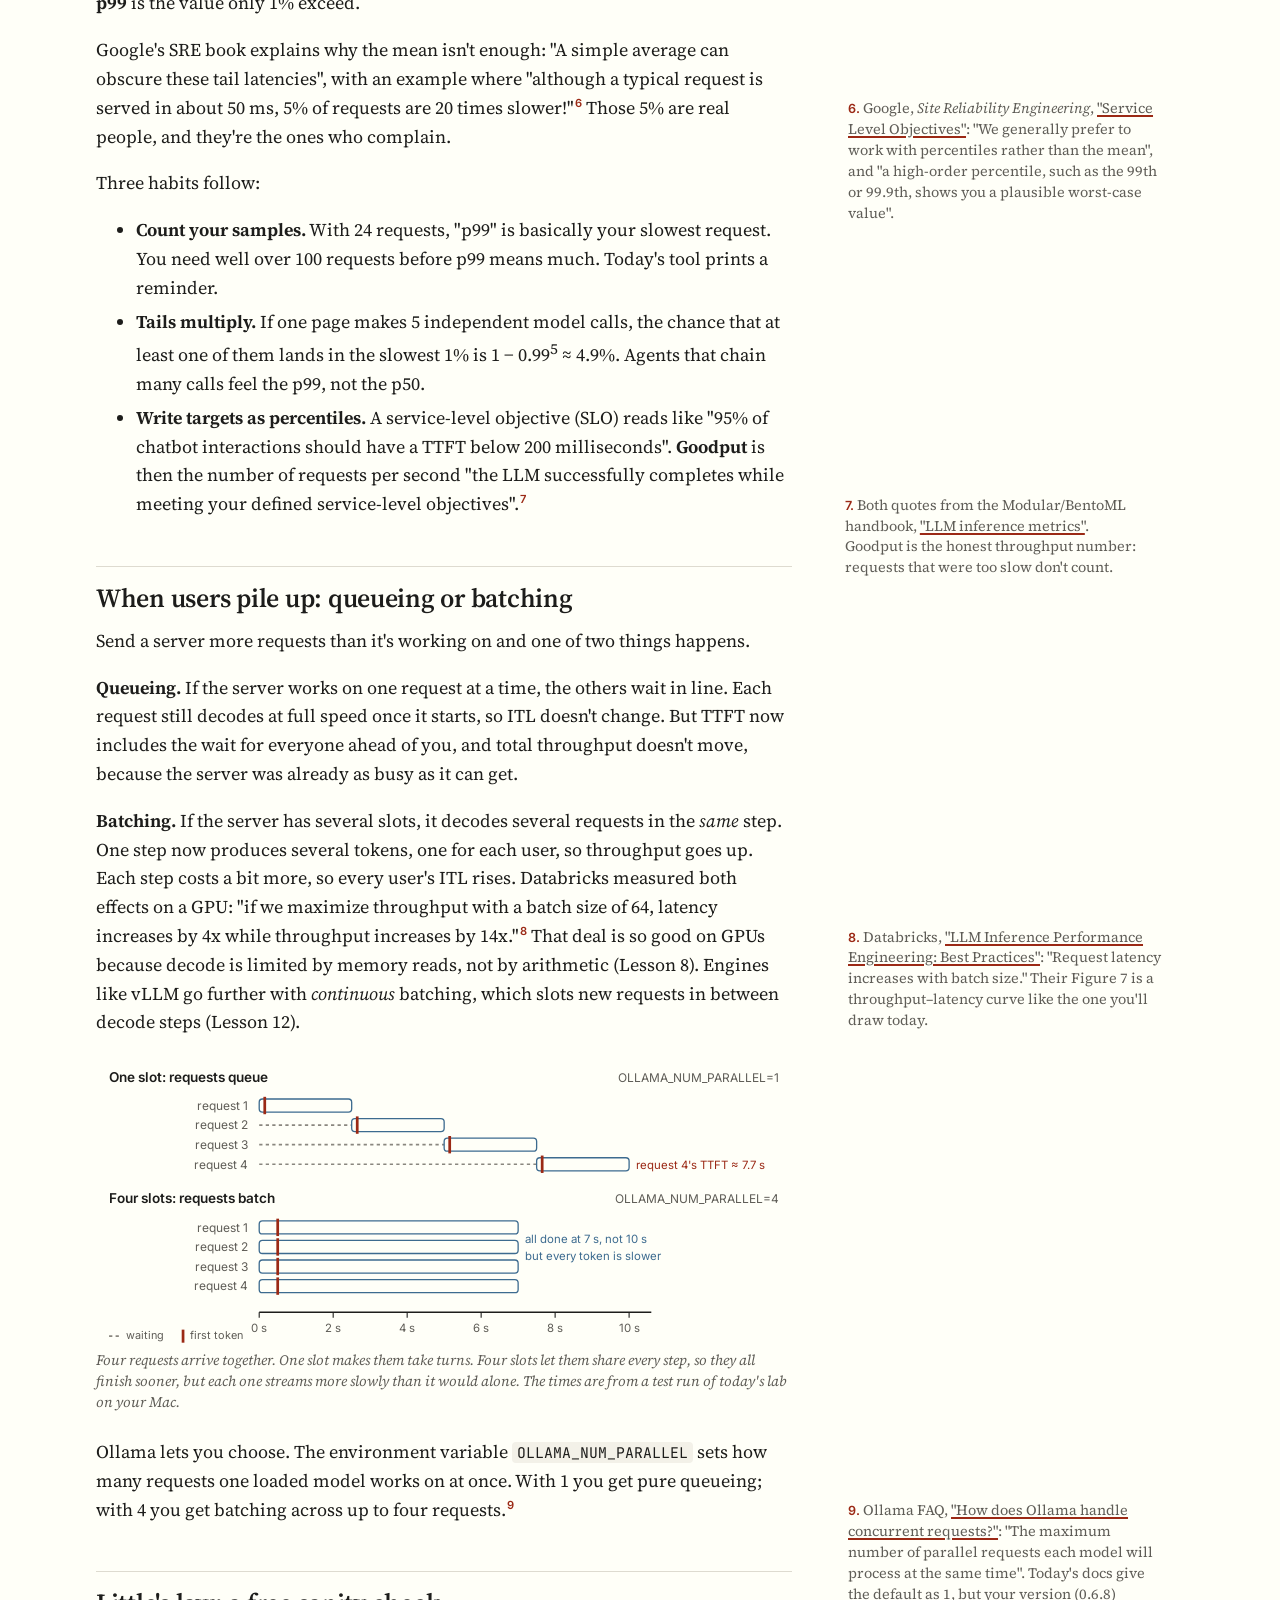
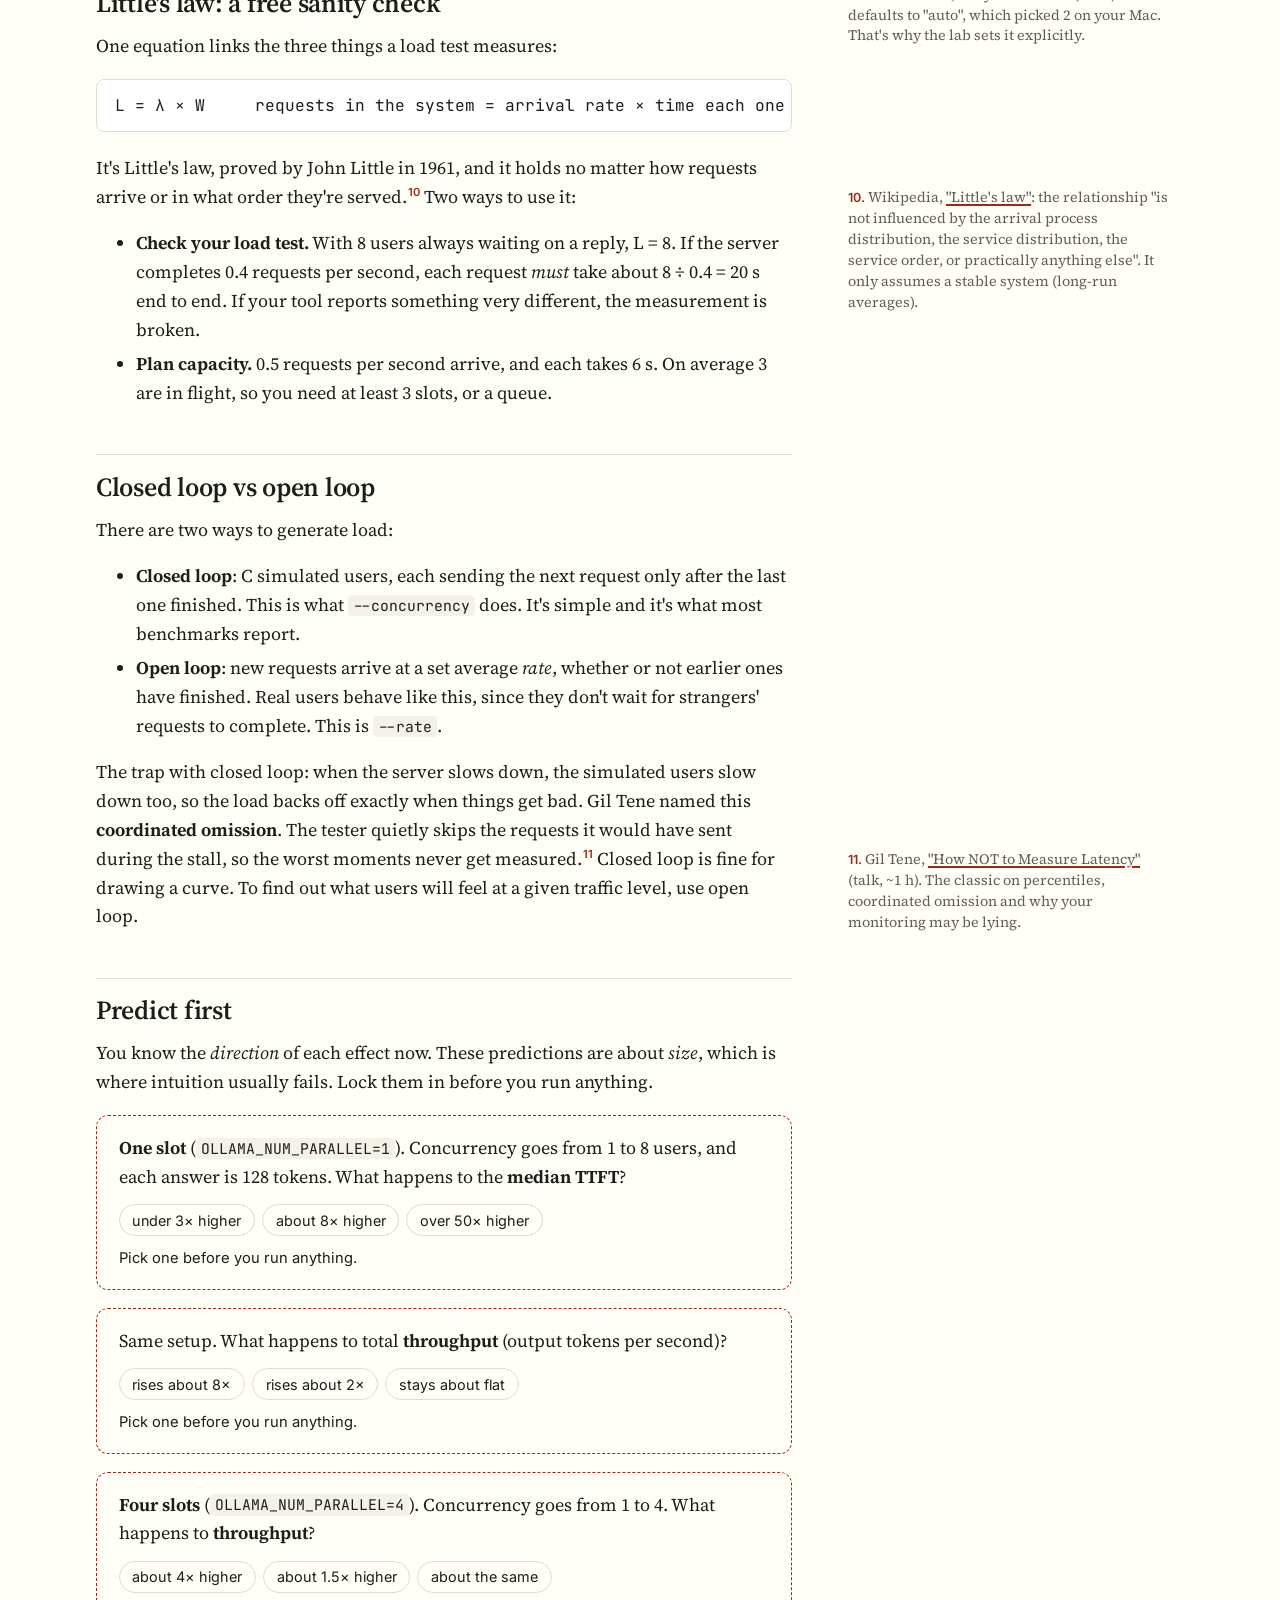
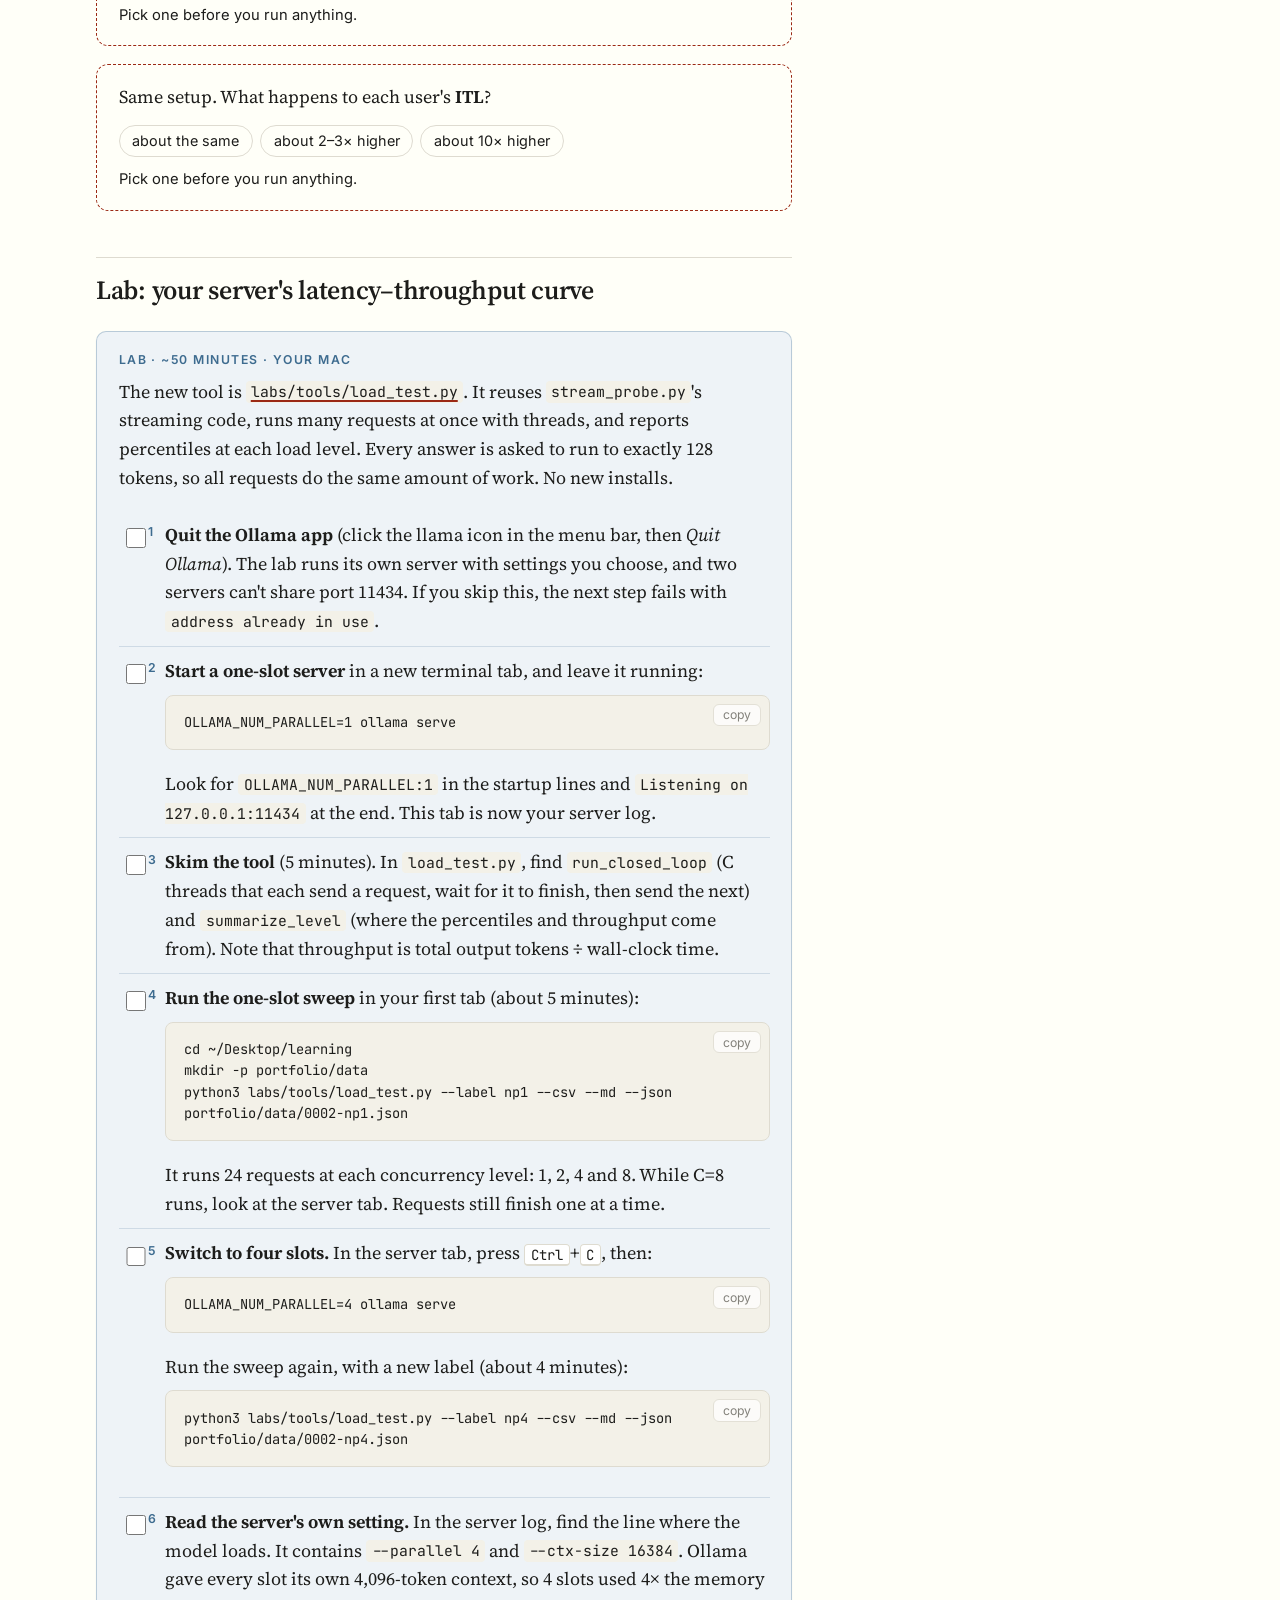
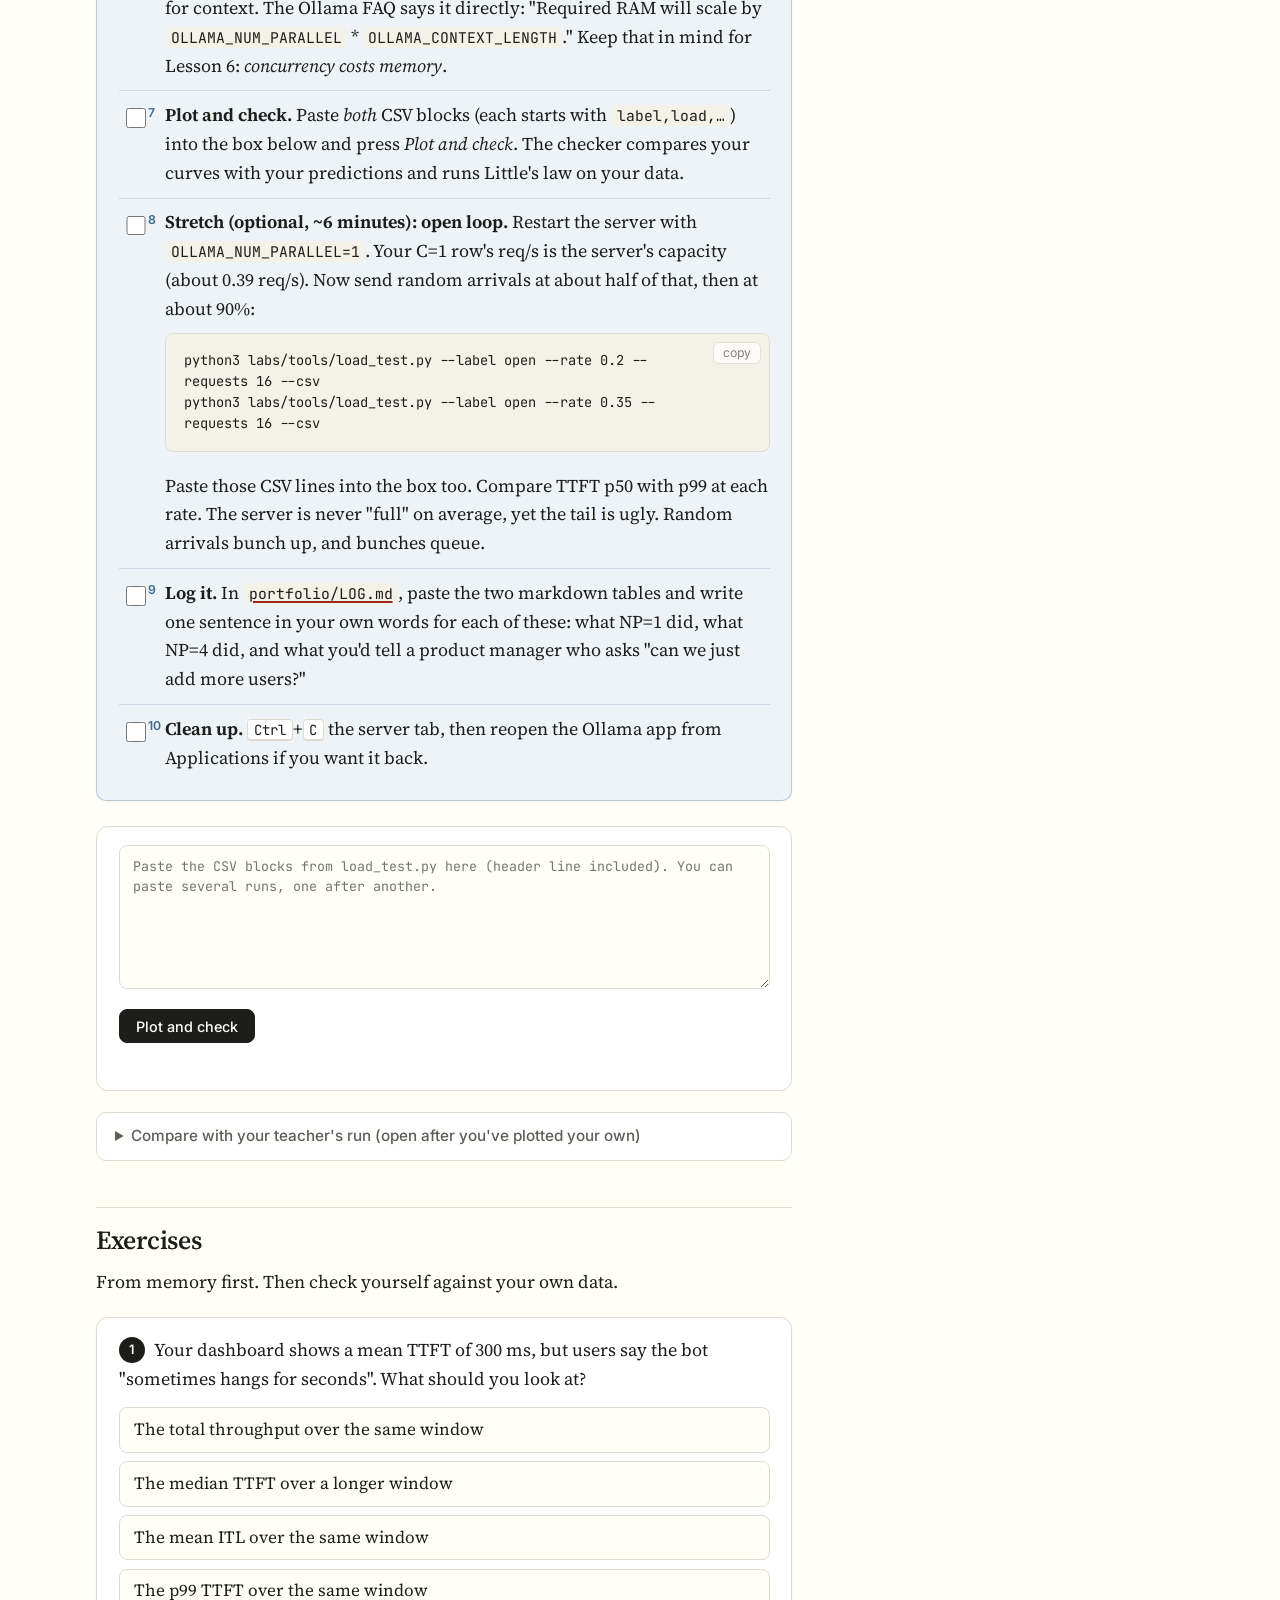
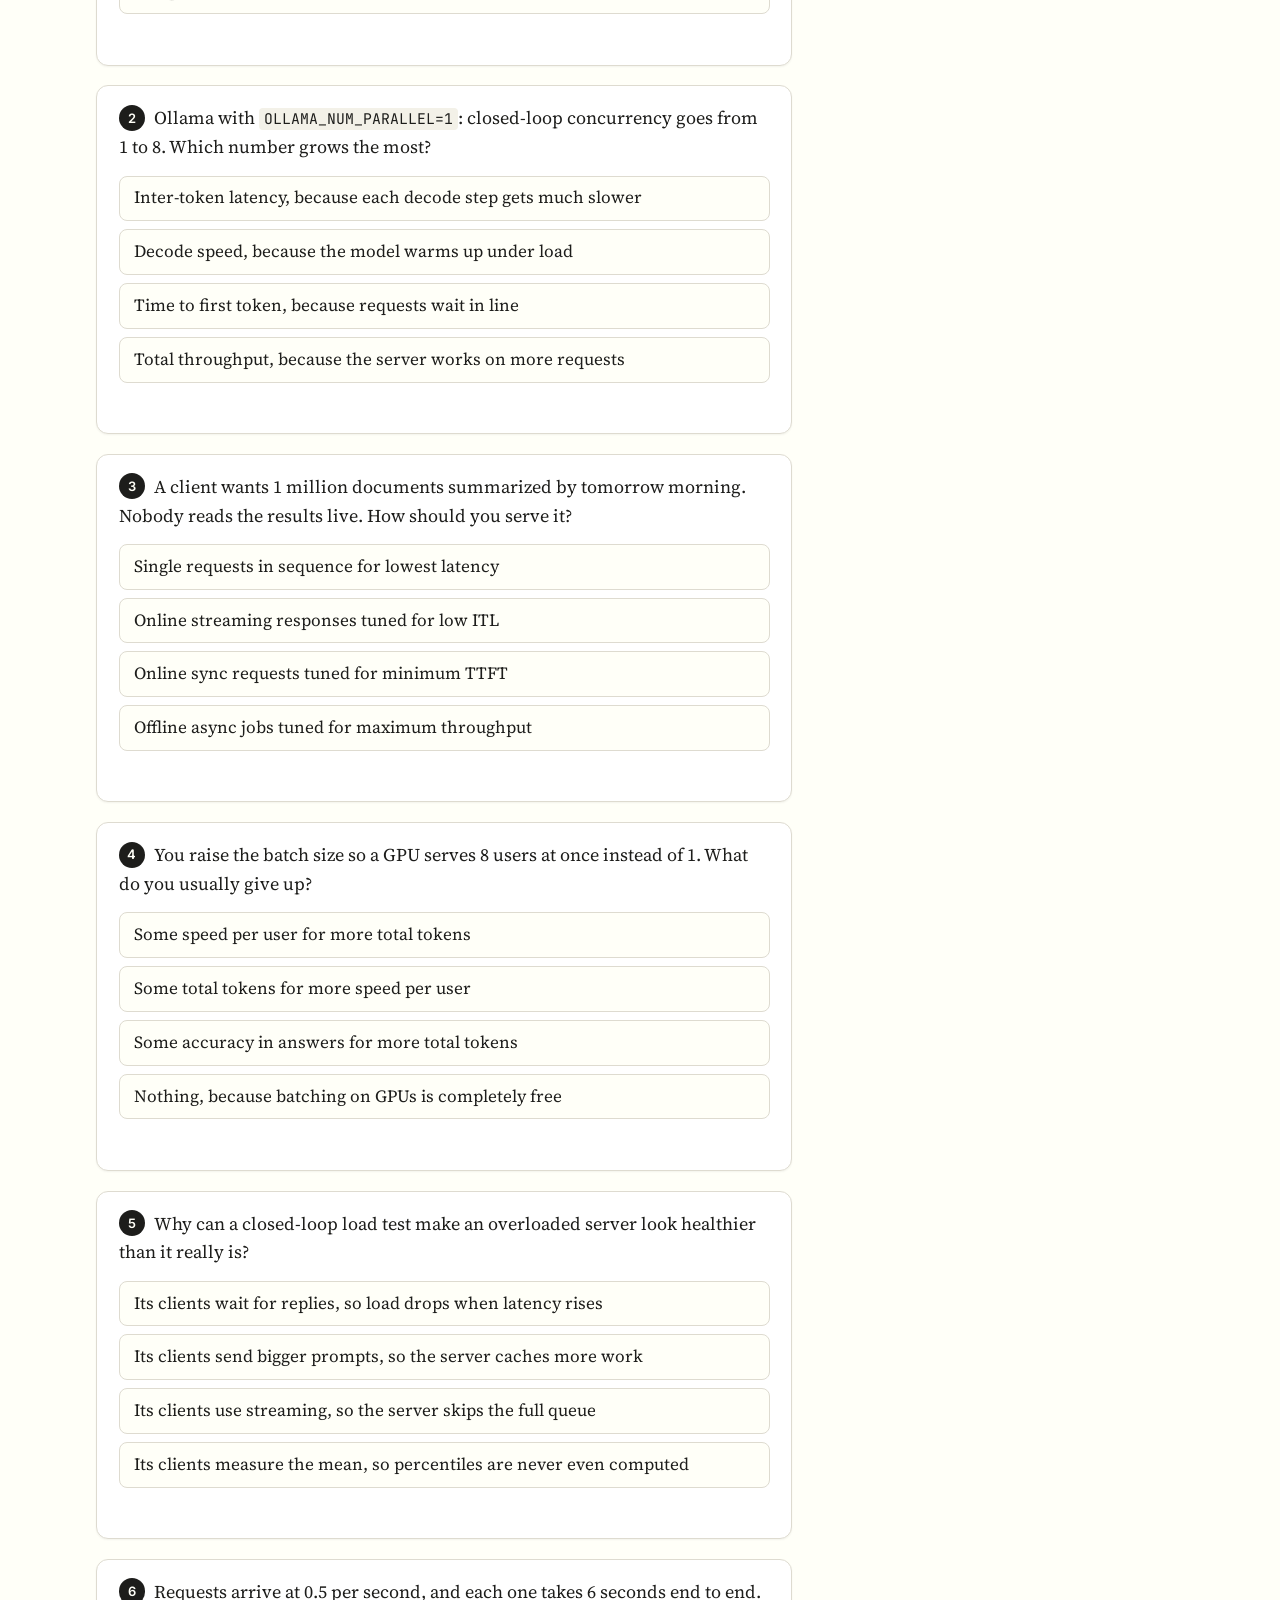
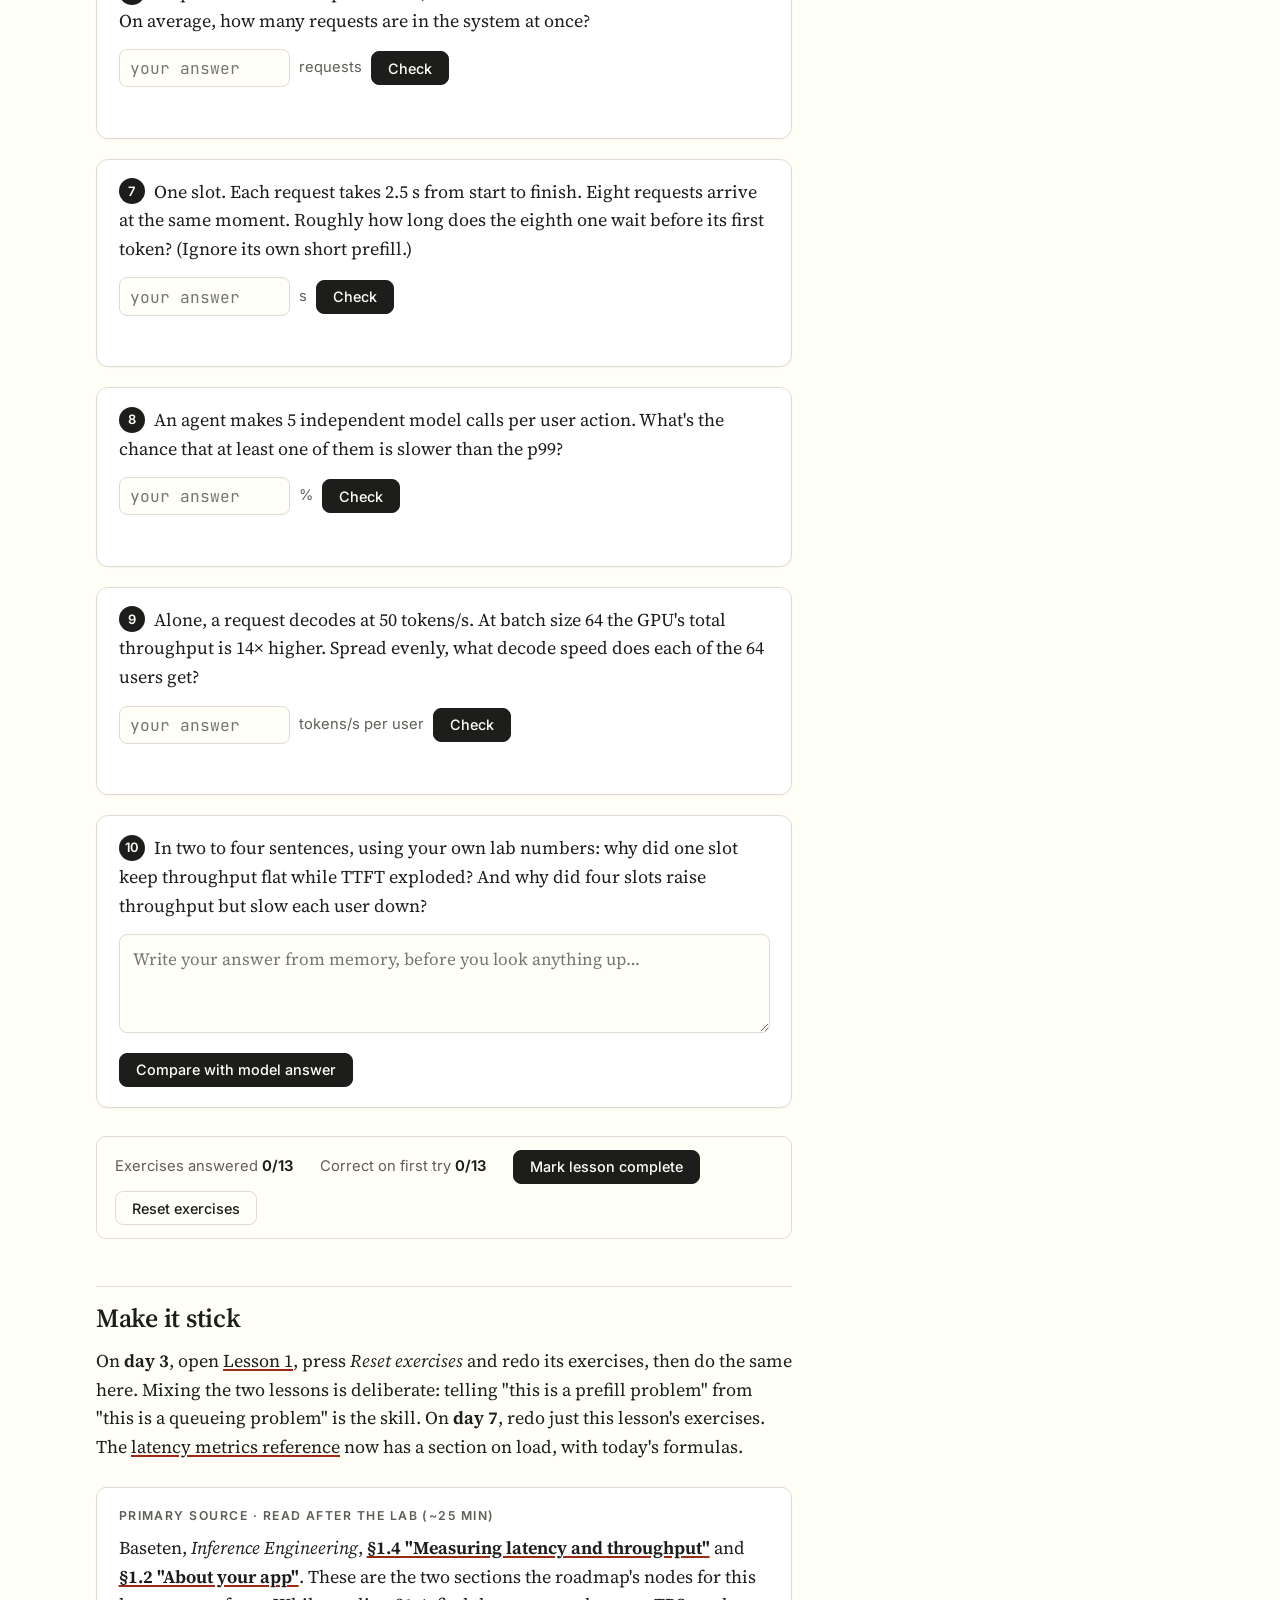
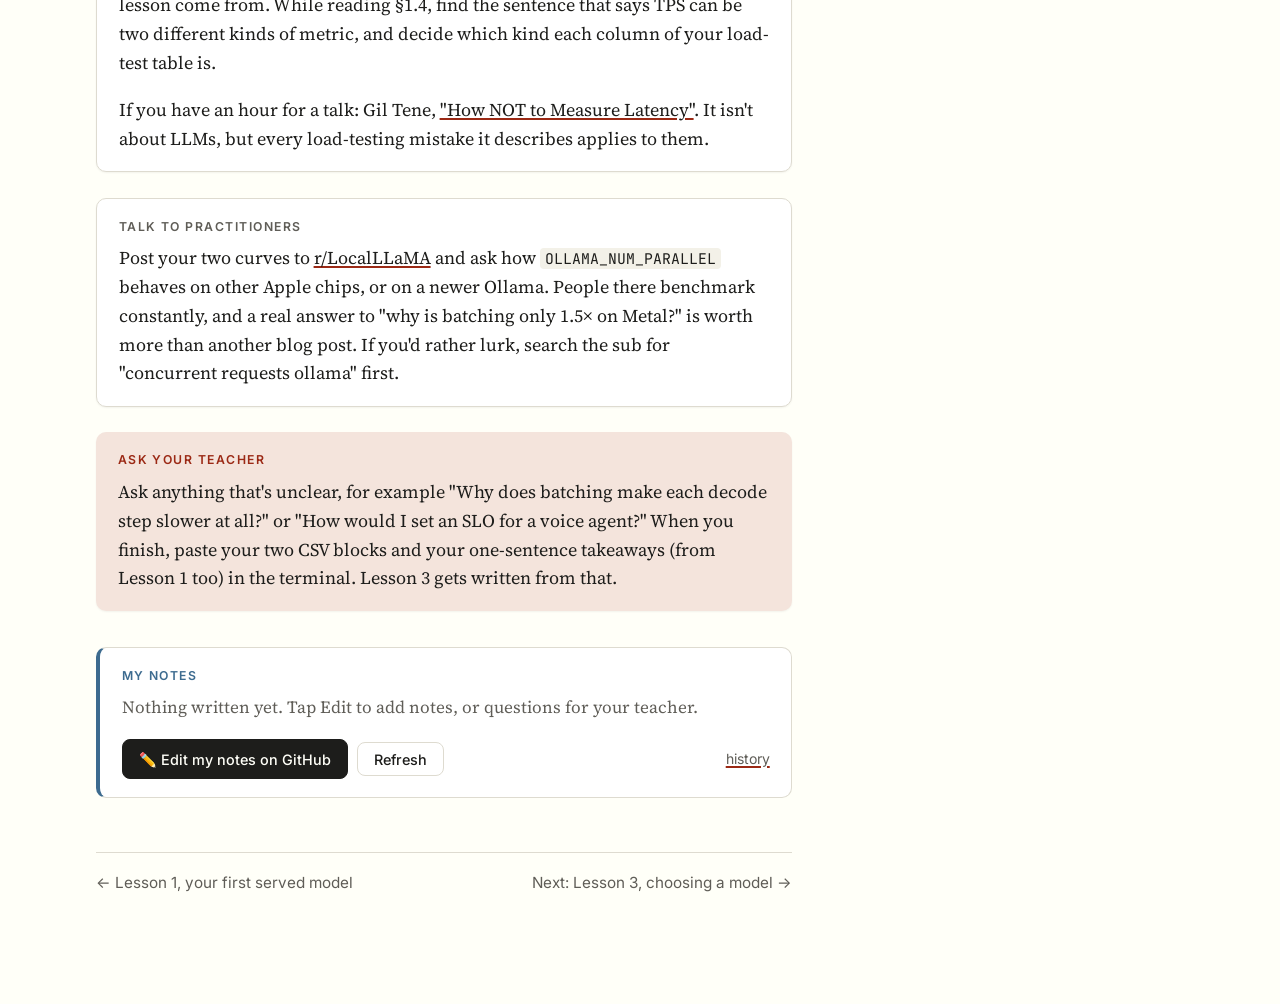
<file: lessons/0002-latency-vs-throughput.html>
<!doctype html>
<html lang="en">
<head>
<meta charset="utf-8">
<meta name="viewport" content="width=device-width, initial-scale=1">
<title>Latency vs Throughput</title>
<link rel="stylesheet" href="../assets/course.css">
</head>
<body data-lesson="0002">
<div class="page">
  <nav class="topnav">
    <span class="brand">Inference Engineering</span>
    <a href="../reference/syllabus.html">Syllabus</a>
    <a href="../reference/schedule.html">Schedule</a>
    <a href="../reference/latency-metrics.html">Latency metrics</a>
    <a href="../reference/model-selection.html">Model selection</a>
    <button class="theme-toggle" type="button"></button>
  </nav>

  <article>
    <span class="eyebrow">Lesson 2 of 30 · Part 1 · Outside in</span>
    <h1>Latency vs throughput</h1>
    <p class="subtitle">Load-test your own server, plot its latency–throughput curve, and see the one trade-off that shapes almost every decision in inference engineering.</p>
    <div class="meta"><span>Week 1</span><span>~90 minutes</span><span>Lab on your Mac with Ollama</span><span>No downloads needed</span></div>
    <div class="covers">Roadmap nodes:
      <span class="tag"><strong>Latency vs. Throughput</strong></span><span class="tag">Latency Percentiles</span><span class="tag">End-to-End Metrics</span><span class="tag">Online vs. Offline Inference</span><span class="tag">Asynchronous Inference</span>
    </div>

    <div class="key">
      <span class="box-label">By the end of this lesson you can</span>
      <ul>
        <li>tell latency from throughput, and say which one an online, offline or async workload cares about;</li>
        <li>read p50, p95 and p99, and explain why an average hides the users who suffer;</li>
        <li>load-test a server, plot its latency–throughput curve, and tell <em>queueing</em> from <em>batching</em> by looking at it;</li>
        <li>check a load test with Little's law, and say what a closed-loop test can hide.</li>
      </ul>
    </div>

    <p class="mission-link">Why this matters for your mission: "How would you load-test this, and what would you report?" is a standard inference interview question. After today you can answer it with a curve you made yourself, and explain its shape.</p>

    <h2>Warm-up: Lesson 1 from memory</h2>
    <p>Three quick questions using <em>your own</em> Lesson 1 numbers. Answer before scrolling back. Recalling it now, three days later, is what makes it stick.</p>
    <div class="exercise-set">
      <div class="mcq" id="w-cache">
        <p class="prompt">Your long prompt (~1,420 tokens) had a TTFT of about 2,620 ms. With <code>--no-cache-bust</code> it fell to about 45 ms, and the server clock said prefill took only 24 ms. Why?</p>
        <ul>
          <li data-correct>The server reused work from the identical earlier prompt</li>
          <li>The model produced fewer tokens on the second run</li>
          <li>The decode steps became faster after the model warmed</li>
          <li>The network cached the HTTP response from the server</li>
        </ul>
        <div class="explanation">The server kept the results of prefilling that exact prompt, so it skipped almost all of the prefill on the repeat. Ollama's <code>prompt_eval_duration</code> only counts the <em>uncached</em> prompt tokens, which is why it said 24 ms for 1,412 tokens. This is <strong>prefix caching</strong>. Lesson 6 shows what is being kept (the KV cache) and Lesson 19 shows how production systems share it between users.</div>
      </div>
      <div class="numeric" id="w-tps" data-answer="54.05" data-tol="0.02" data-unit="tokens/s">
        <p class="prompt">Your short-prompt ITL was 18.5 ms. What decode speed is that?</p>
        <div class="solution">1000 ÷ 18.5 ≈ <strong>54.1 tokens/s</strong>. You measured 54.9, which matches. ITL and decode TPS are the same fact seen two ways.</div>
      </div>
      <div class="numeric" id="w-e2e" data-answer="1402" data-tol="0.02" data-unit="ms">
        <p class="prompt">Your short-prompt run: TTFT 144 ms, ITL 18.5 ms, 69 output tokens. Estimate the end-to-end latency.</p>
        <div class="solution">TTFT + (N − 1) × ITL = 144 + 68 × 18.5 = 144 + 1,258 = <strong>1,402 ms</strong>. You measured 1,397 ms, within 0.4%. You skipped Experiment B, but your own data already shows the formula works.</div>
      </div>
    </div>

    <h2>Two customers, two numbers</h2>
    <p>In Lesson 1 there was one user: you. A real server has many, so there are now two kinds of numbers to watch.</p>
    <ul>
      <li><strong>Latency</strong> is what <em>one</em> user feels: TTFT, ITL, end-to-end time.</li>
      <li><strong>Throughput</strong> is what the <em>server</em> delivers in total: output tokens per second across all users, or requests per second.</li>
    </ul>
    <p>They pull against each other. Baseten's book puts it bluntly: "One of the primary tradeoffs in inference engineering is latency versus throughput."<span class="sn-ref"></span><span class="sidenote">Baseten, <em>Inference Engineering</em>, §1.2 <a href="https://www.baseten.co/inference-engineering/book/01-prerequisites/about-your-app/">"About your app"</a>.</span> Serving more users from the same hardware usually makes each of them wait a bit longer. Which side you favour depends on who is waiting.</p>

    <div class="table-wrap">
    <table>
      <thead><tr><th>Workload</th><th>Who waits</th><th>Optimize for</th><th>App-dev analogy</th></tr></thead>
      <tbody>
        <tr><td><strong>Online</strong>: chat, code completion, voice agents</td><td>a person, right now</td><td>latency, especially the tail (p95/p99)</td><td>a synchronous API endpoint</td></tr>
        <tr><td><strong>Offline</strong>: overnight summaries, evals, backfills</td><td>nobody, until the job finishes</td><td>throughput and cost per token</td><td>a nightly batch job</td></tr>
        <tr><td><strong>Async</strong>: long tasks whose result is used later</td><td>a system, not a screen</td><td>throughput, but with a deadline</td><td>a background job queue with a webhook</td></tr>
      </tbody>
    </table>
    </div>
    <p>The book says "most AI applications – code completion, chat, voice agents – are online applications that run in real time", while "offline jobs are better served by high-throughput model deployments".<span class="sn-ref"></span><span class="sidenote">Same section. It also notes that B2B customers "require high availability and consistently low latency", so "consistently" is about the tail, not the average.</span> <strong>Asynchronous inference</strong> sits between them. Baseten describes it as "a <em>fire and forget</em> pattern": you get a request ID back straight away, the request waits in a queue, and the result is POSTed to your webhook when it's ready. Its docs also say that "sync requests take priority", so async work fills the gaps between live traffic.<span class="sn-ref"></span><span class="sidenote">Baseten docs, <a href="https://docs.baseten.co/inference/async">"Async inference"</a>. Recommended for long-running tasks, batch processing and priority queuing.</span> If you've used BullMQ or Sidekiq, you already know this shape.</p>

    <h3>End-to-end means what the user sees</h3>
    <p>Your probe measured from the client, so its numbers include the network and any time spent queued. The book calls this "an end-to-end measurement that accounts for network latency and any queue time", and gives a rule worth memorizing: "When inference time is fast but end-to-end time is slow, turn your attention to infrastructure rather than model performance optimization."<span class="sn-ref"></span><span class="sidenote">Baseten, <em>Inference Engineering</em>, §1.4 <a href="https://www.baseten.co/inference-engineering/book/01-prerequisites/measuring-latency-and-throughput/">"Measuring latency and throughput"</a>.</span> You saw a tiny version in Lesson 1: the server clock (load + prefill) was a little below the TTFT your client measured. Today the gap stops being tiny, because under load most of TTFT becomes <em>waiting</em>.</p>

    <h2>Percentiles: why averages lie</h2>
    <p>"Inference engineers measure latency in percentiles."<span class="sn-ref"></span><span class="sidenote">Book §1.4 again. Its definitions: at P50, "1 in every 2 requests is slower"; at P90, "1 in every 10"; at P99, "1 in every 100 requests is slower".</span> Sort all your measurements. The <strong>p50</strong> (median) is the middle one, <strong>p95</strong> is the value only 5% of requests exceed, and <strong>p99</strong> is the value only 1% exceed.</p>
    <p>Google's SRE book explains why the mean isn't enough: "A simple average can obscure these tail latencies", with an example where "although a typical request is served in about 50 ms, 5% of requests are 20 times slower!"<span class="sn-ref"></span><span class="sidenote">Google, <em>Site Reliability Engineering</em>, <a href="https://sre.google/sre-book/service-level-objectives/">"Service Level Objectives"</a>: "We generally prefer to work with percentiles rather than the mean", and "a high-order percentile, such as the 99th or 99.9th, shows you a plausible worst-case value".</span> Those 5% are real people, and they're the ones who complain.</p>
    <p>Three habits follow:</p>
    <ul>
      <li><strong>Count your samples.</strong> With 24 requests, "p99" is basically your slowest request. You need well over 100 requests before p99 means much. Today's tool prints a reminder.</li>
      <li><strong>Tails multiply.</strong> If one page makes 5 independent model calls, the chance that at least one of them lands in the slowest 1% is 1 − 0.99<sup>5</sup> ≈ 4.9%. Agents that chain many calls feel the p99, not the p50.</li>
      <li><strong>Write targets as percentiles.</strong> A service-level objective (SLO) reads like "95% of chatbot interactions should have a TTFT below 200 milliseconds". <strong>Goodput</strong> is then the number of requests per second "the LLM successfully completes while meeting your defined service-level objectives".<span class="sn-ref"></span><span class="sidenote">Both quotes from the Modular/BentoML handbook, <a href="https://handbook.modular.com/llm-inference-basics/llm-inference-metrics/">"LLM inference metrics"</a>. Goodput is the honest throughput number: requests that were too slow don't count.</span></li>
    </ul>

    <h2>When users pile up: queueing or batching</h2>
    <p>Send a server more requests than it's working on and one of two things happens.</p>
    <p><strong>Queueing.</strong> If the server works on one request at a time, the others wait in line. Each request still decodes at full speed once it starts, so ITL doesn't change. But TTFT now includes the wait for everyone ahead of you, and total throughput doesn't move, because the server was already as busy as it can get.</p>
    <p><strong>Batching.</strong> If the server has several slots, it decodes several requests in the <em>same</em> step. One step now produces several tokens, one for each user, so throughput goes up. Each step costs a bit more, so every user's ITL rises. Databricks measured both effects on a GPU: "if we maximize throughput with a batch size of 64, latency increases by 4x while throughput increases by 14x."<span class="sn-ref"></span><span class="sidenote">Databricks, <a href="https://www.databricks.com/blog/llm-inference-performance-engineering-best-practices">"LLM Inference Performance Engineering: Best Practices"</a>: "Request latency increases with batch size." Their Figure 7 is a throughput–latency curve like the one you'll draw today.</span> That deal is so good on GPUs because decode is limited by memory reads, not by arithmetic (Lesson 8). Engines like vLLM go further with <em>continuous</em> batching, which slots new requests in between decode steps (Lesson 12).</p>

    <figure data-diagram="queue-vs-batch">
      <figcaption>Four requests arrive together. One slot makes them take turns. Four slots let them share every step, so they all finish sooner, but each one streams more slowly than it would alone. The times are from a test run of today's lab on your Mac.</figcaption>
    </figure>

    <p>Ollama lets you choose. The environment variable <code>OLLAMA_NUM_PARALLEL</code> sets how many requests one loaded model works on at once. With 1 you get pure queueing; with 4 you get batching across up to four requests.<span class="sn-ref"></span><span class="sidenote">Ollama FAQ, <a href="https://docs.ollama.com/faq">"How does Ollama handle concurrent requests?"</a>: "The maximum number of parallel requests each model will process at the same time". Today's docs give the default as 1, but your version (0.6.8) defaults to "auto", which picked 2 on your Mac. That's why the lab sets it explicitly.</span></p>

    <h2>Little's law: a free sanity check</h2>
    <p>One equation links the three things a load test measures:</p>
    <div class="formula">L = λ × W &nbsp;&nbsp;&nbsp; requests in the system = arrival rate × time each one spends there</div>
    <p>It's Little's law, proved by John Little in 1961, and it holds no matter how requests arrive or in what order they're served.<span class="sn-ref"></span><span class="sidenote">Wikipedia, <a href="https://en.wikipedia.org/wiki/Little%27s_law">"Little's law"</a>: the relationship "is not influenced by the arrival process distribution, the service distribution, the service order, or practically anything else". It only assumes a stable system (long-run averages).</span> Two ways to use it:</p>
    <ul>
      <li><strong>Check your load test.</strong> With 8 users always waiting on a reply, L = 8. If the server completes 0.4 requests per second, each request <em>must</em> take about 8 ÷ 0.4 = 20 s end to end. If your tool reports something very different, the measurement is broken.</li>
      <li><strong>Plan capacity.</strong> 0.5 requests per second arrive, and each takes 6 s. On average 3 are in flight, so you need at least 3 slots, or a queue.</li>
    </ul>

    <h2>Closed loop vs open loop</h2>
    <p>There are two ways to generate load:</p>
    <ul>
      <li><strong>Closed loop</strong>: C simulated users, each sending the next request only after the last one finished. This is what <code>--concurrency</code> does. It's simple and it's what most benchmarks report.</li>
      <li><strong>Open loop</strong>: new requests arrive at a set average <em>rate</em>, whether or not earlier ones have finished. Real users behave like this, since they don't wait for strangers' requests to complete. This is <code>--rate</code>.</li>
    </ul>
    <p>The trap with closed loop: when the server slows down, the simulated users slow down too, so the load backs off exactly when things get bad. Gil Tene named this <strong>coordinated omission</strong>. The tester quietly skips the requests it would have sent during the stall, so the worst moments never get measured.<span class="sn-ref"></span><span class="sidenote">Gil Tene, <a href="https://www.youtube.com/watch?v=lJ8ydIuPFeU">"How NOT to Measure Latency"</a> (talk, ~1 h). The classic on percentiles, coordinated omission and why your monitoring may be lying.</span> Closed loop is fine for drawing a curve. To find out what users will feel at a given traffic level, use open loop.</p>

    <h2>Predict first</h2>
    <p>You know the <em>direction</em> of each effect now. These predictions are about <em>size</em>, which is where intuition usually fails. Lock them in before you run anything.</p>
    <div class="prediction" id="p-np1-ttft" data-options="under 3× higher|about 8× higher|over 50× higher">
      <p class="prompt"><strong>One slot</strong> (<code>OLLAMA_NUM_PARALLEL=1</code>). Concurrency goes from 1 to 8 users, and each answer is 128 tokens. What happens to the <strong>median TTFT</strong>?</p>
    </div>
    <div class="prediction" id="p-np1-thr" data-options="rises about 8×|rises about 2×|stays about flat">
      <p class="prompt">Same setup. What happens to total <strong>throughput</strong> (output tokens per second)?</p>
    </div>
    <div class="prediction" id="p-np4-thr" data-options="about 4× higher|about 1.5× higher|about the same">
      <p class="prompt"><strong>Four slots</strong> (<code>OLLAMA_NUM_PARALLEL=4</code>). Concurrency goes from 1 to 4. What happens to <strong>throughput</strong>?</p>
    </div>
    <div class="prediction" id="p-np4-itl" data-options="about the same|about 2–3× higher|about 10× higher">
      <p class="prompt">Same setup. What happens to each user's <strong>ITL</strong>?</p>
    </div>

    <h2>Lab: your server's latency–throughput curve</h2>
    <div class="lab">
      <span class="box-label">Lab · ~50 minutes · your Mac</span>
      <p>The new tool is <a href="../labs/tools/load_test.py"><code>labs/tools/load_test.py</code></a>. It reuses <code>stream_probe.py</code>'s streaming code, runs many requests at once with threads, and reports percentiles at each load level. Every answer is asked to run to exactly 128 tokens, so all requests do the same amount of work. No new installs.</p>
      <ol class="checklist" id="lab-steps">
        <li><strong>Quit the Ollama app</strong> (click the llama icon in the menu bar, then <em>Quit Ollama</em>). The lab runs its own server with settings you choose, and two servers can't share port 11434. If you skip this, the next step fails with <code>address already in use</code>.</li>
        <li><strong>Start a one-slot server</strong> in a new terminal tab, and leave it running:
<pre><code>OLLAMA_NUM_PARALLEL=1 ollama serve</code></pre>
          Look for <code>OLLAMA_NUM_PARALLEL:1</code> in the startup lines and <code>Listening on 127.0.0.1:11434</code> at the end. This tab is now your server log.</li>
        <li><strong>Skim the tool</strong> (5 minutes). In <code>load_test.py</code>, find <code>run_closed_loop</code> (C threads that each send a request, wait for it to finish, then send the next) and <code>summarize_level</code> (where the percentiles and throughput come from). Note that throughput is total output tokens ÷ wall-clock time.</li>
        <li><strong>Run the one-slot sweep</strong> in your first tab (about 5 minutes):
<pre><code>cd ~/Desktop/learning
mkdir -p portfolio/data
python3 labs/tools/load_test.py --label np1 --csv --md --json portfolio/data/0002-np1.json</code></pre>
          It runs 24 requests at each concurrency level: 1, 2, 4 and 8. While C=8 runs, look at the server tab. Requests still finish one at a time.</li>
        <li><strong>Switch to four slots.</strong> In the server tab, press <kbd>Ctrl</kbd>+<kbd>C</kbd>, then:
<pre><code>OLLAMA_NUM_PARALLEL=4 ollama serve</code></pre>
          Run the sweep again, with a new label (about 4 minutes):
<pre><code>python3 labs/tools/load_test.py --label np4 --csv --md --json portfolio/data/0002-np4.json</code></pre></li>
        <li><strong>Read the server's own setting.</strong> In the server log, find the line where the model loads. It contains <code>--parallel 4</code> and <code>--ctx-size 16384</code>. Ollama gave every slot its own 4,096-token context, so 4 slots used 4× the memory for context. The Ollama FAQ says it directly: "Required RAM will scale by <code>OLLAMA_NUM_PARALLEL</code> * <code>OLLAMA_CONTEXT_LENGTH</code>." Keep that in mind for Lesson 6: <em>concurrency costs memory</em>.</li>
        <li><strong>Plot and check.</strong> Paste <em>both</em> CSV blocks (each starts with <code>label,load,…</code>) into the box below and press <em>Plot and check</em>. The checker compares your curves with your predictions and runs Little's law on your data.</li>
        <li><strong>Stretch (optional, ~6 minutes): open loop.</strong> Restart the server with <code>OLLAMA_NUM_PARALLEL=1</code>. Your C=1 row's req/s is the server's capacity (about 0.39 req/s). Now send random arrivals at about half of that, then at about 90%:
<pre><code>python3 labs/tools/load_test.py --label open --rate 0.2 --requests 16 --csv
python3 labs/tools/load_test.py --label open --rate 0.35 --requests 16 --csv</code></pre>
          Paste those CSV lines into the box too. Compare TTFT p50 with p99 at each rate. The server is never "full" on average, yet the tail is ugly. Random arrivals bunch up, and bunches queue.</li>
        <li><strong>Log it.</strong> In <a href="../portfolio/LOG.md"><code>portfolio/LOG.md</code></a>, paste the two markdown tables and write one sentence in your own words for each of these: what NP=1 did, what NP=4 did, and what you'd tell a product manager who asks "can we just add more users?"</li>
        <li><strong>Clean up.</strong> <kbd>Ctrl</kbd>+<kbd>C</kbd> the server tab, then reopen the Ollama app from Applications if you want it back.</li>
      </ol>
    </div>

    <div class="csv-plot" id="l02-plot" data-check="l02" data-charts='[
      {"x":"throughput","y":"ttft_p95","xlabel":"throughput (output tokens/s, all users)","ylabel":"TTFT p95 (ms)","title":"Latency vs throughput"},
      {"x":"c","y":"throughput","xlabel":"concurrent users (C)","ylabel":"throughput (tokens/s)","title":"Does more load mean more work done?"},
      {"x":"c","y":"itl_mean","xlabel":"concurrent users (C)","ylabel":"ITL mean (ms)","title":"What each user feels between tokens"}]'></div>

    <details>
      <summary>Compare with your teacher's run (open after you've plotted your own)</summary>
      <p>The same lab, run on your Mac while this lesson was being written (llama3.2 3B Q4_K_M, Ollama 0.6.8, 128 output tokens, 24 requests per level).</p>
      <figure class="chart" data-csv-src="teacher-csv" data-charts='[
        {"x":"throughput","y":"ttft_p95","xlabel":"throughput (output tokens/s, all users)","ylabel":"TTFT p95 (ms)","title":"Latency vs throughput (teacher)"},
        {"x":"c","y":"itl_mean","xlabel":"concurrent users (C)","ylabel":"ITL mean (ms)","title":"ITL vs load (teacher)"}]'>
        <figcaption>One slot (np1) shoots straight up: same throughput, longer and longer waits. Four slots (np4) moves right first (more throughput, ~1.5×) and then shoots up once C=8 overflows the 4 slots. On a GPU the np4 curve would stretch much further right before turning up.</figcaption>
      </figure>
      <script type="text/csv" id="teacher-csv">
label,load,requests,ttft_p50,ttft_p95,ttft_p99,itl_mean,decode_tps,e2e_p50,e2e_p95,e2e_p99,throughput,rps
np1,C=1,24,144.9,172.8,180.7,18.9,52.9,2524.1,2736.2,2853.4,50.2,0.39
np1,C=2,24,2633.3,2877.5,2968.2,19.0,52.6,5029.2,5425.9,5577.8,50.2,0.39
np1,C=4,24,7790.1,8416.4,8479.4,19.4,51.6,10277.1,10889.2,10895.8,49.2,0.38
np1,C=8,24,17552.5,18615.3,18813.4,19.0,52.7,19906.8,21013.4,21210.1,50.2,0.39
np4,C=1,24,141.6,184.6,209.4,19.0,52.6,2509.6,2848.3,2860.7,49.8,0.39
np4,C=2,24,272.6,433.2,480.0,34.1,29.4,4559.7,4890.3,4966.0,55.9,0.44
np4,C=4,24,526.8,646.4,646.8,51.3,19.6,7000.2,7482.7,7486.6,73.1,0.57
np4,C=8,24,7131.2,7259.8,7260.6,49.1,20.4,13304.2,13412.8,13413.2,76.8,0.60
      </script>
      <p>Open loop at one slot (16 requests): at 0.2 req/s (~51% of capacity) TTFT was p50 256 ms but p99 3,180 ms. At 0.35 req/s (~90%) it was p50 1,627 ms and p99 5,396 ms. Same server, same requests, and the only change was how busy it was.</p>
      <p class="muted">Why only 1.5× from batching here? This older llama.cpp build on Apple's GPU doesn't get the near-free batching a datacenter GPU gets, and its ITL tail spikes whenever another request's prefill cuts in (max gap at C=4 was 456 ms). Lesson 12 repeats this lab with vLLM on a free T4, so you can compare the two curves.</p>
    </details>

    <h2>Exercises</h2>
    <p>From memory first. Then check yourself against your own data.</p>
    <div class="exercise-set">
      <div class="mcq" id="q-mean">
        <p class="prompt">Your dashboard shows a mean TTFT of 300 ms, but users say the bot "sometimes hangs for seconds". What should you look at?</p>
        <ul>
          <li data-correct>The p99 TTFT over the same window</li>
          <li>The mean ITL over the same window</li>
          <li>The median TTFT over a longer window</li>
          <li>The total throughput over the same window</li>
        </ul>
        <div class="explanation">"Sometimes" is a tail problem. A mean of 300 ms is compatible with 1 request in 50 taking 5 seconds. The p99 (or p95) shows the slow requests directly. The median would hide them even more than the mean does.</div>
      </div>

      <div class="mcq" id="q-np1">
        <p class="prompt">Ollama with <code>OLLAMA_NUM_PARALLEL=1</code>: closed-loop concurrency goes from 1 to 8. Which number grows the most?</p>
        <ul>
          <li data-correct>Time to first token, because requests wait in line</li>
          <li>Inter-token latency, because each decode step gets much slower</li>
          <li>Total throughput, because the server works on more requests</li>
          <li>Decode speed, because the model warms up under load</li>
        </ul>
        <div class="explanation">With one slot, extra users can only wait. The wait happens before the first token, so TTFT soaks up all of it (about 120× in the test run), while ITL and throughput stay flat.</div>
      </div>

      <div class="mcq" id="q-offline">
        <p class="prompt">A client wants 1 million documents summarized by tomorrow morning. Nobody reads the results live. How should you serve it?</p>
        <ul>
          <li data-correct>Offline async jobs tuned for maximum throughput</li>
          <li>Online sync requests tuned for minimum TTFT</li>
          <li>Online streaming responses tuned for low ITL</li>
          <li>Single requests in sequence for lowest latency</li>
        </ul>
        <div class="explanation">Nobody is waiting on any one document, so per-request latency barely matters. Big batches and a queue (async: submit, get an ID, collect results by webhook) get the most tokens per GPU-hour, which means the lowest cost. The only latency that matters is the deadline for the whole job.</div>
      </div>

      <div class="mcq" id="q-batch">
        <p class="prompt">You raise the batch size so a GPU serves 8 users at once instead of 1. What do you usually give up?</p>
        <ul>
          <li data-correct>Some speed per user for more total tokens</li>
          <li>Some total tokens for more speed per user</li>
          <li>Some accuracy in answers for more total tokens</li>
          <li>Nothing, because batching on GPUs is completely free</li>
        </ul>
        <div class="explanation">Each decode step now has 8 users' work, so it takes a bit longer, and every user's ITL rises. The step produces 8 tokens instead of 1, so total throughput rises much more. Answers don't change. Cheap isn't the same as free: Databricks saw 4× latency for 14× throughput.</div>
      </div>

      <div class="mcq" id="q-closed">
        <p class="prompt">Why can a closed-loop load test make an overloaded server look healthier than it really is?</p>
        <ul>
          <li data-correct>Its clients wait for replies, so load drops when latency rises</li>
          <li>Its clients send bigger prompts, so the server caches more work</li>
          <li>Its clients use streaming, so the server skips the full queue</li>
          <li>Its clients measure the mean, so percentiles are never even computed</li>
        </ul>
        <div class="explanation">Each simulated user waits for its reply before sending again, so a slow server automatically gets fewer requests. Real users keep arriving. That's coordinated omission, and it's why open-loop (fixed arrival rate) tests show uglier and more honest tails.</div>
      </div>

      <div class="numeric" id="n-little" data-answer="3" data-tol="0.02" data-unit="requests">
        <p class="prompt">Requests arrive at 0.5 per second, and each one takes 6 seconds end to end. On average, how many requests are in the system at once?</p>
        <div class="solution">Little's law: L = λ × W = 0.5 × 6 = <strong>3 requests</strong>. If your server only has 2 slots, a queue will build and TTFT will climb.</div>
      </div>

      <div class="numeric" id="n-queue" data-answer="17.5" data-tol="0.05" data-unit="s">
        <p class="prompt">One slot. Each request takes 2.5 s from start to finish. Eight requests arrive at the same moment. Roughly how long does the eighth one wait before its first token? (Ignore its own short prefill.)</p>
        <div class="solution">It waits for the seven ahead of it: 7 × 2.5 = <strong>17.5 s</strong>. The test run's TTFT p50 at C=8 was 17.6 s. When requests queue, TTFT ≈ (requests ahead) × (time per request), which is why it explodes while ITL stays flat.</div>
      </div>

      <div class="numeric" id="n-fanout" data-answer="4.9" data-tol="0.03" data-unit="%">
        <p class="prompt">An agent makes 5 independent model calls per user action. What's the chance that at least one of them is slower than the p99?</p>
        <div class="solution">1 − 0.99<sup>5</sup> = 1 − 0.951 = <strong>≈ 4.9%</strong>. So about 1 action in 20 hits a "1 in 100" delay. With 20 calls it's 18%. The more calls a feature chains, the more your p99 becomes everyone's experience.</div>
      </div>

      <div class="numeric" id="n-batch" data-answer="10.9" data-tol="0.03" data-unit="tokens/s per user">
        <p class="prompt">Alone, a request decodes at 50 tokens/s. At batch size 64 the GPU's total throughput is 14× higher. Spread evenly, what decode speed does each of the 64 users get?</p>
        <div class="solution">Total = 50 × 14 = 700 tokens/s. Per user: 700 ÷ 64 ≈ <strong>10.9 tokens/s</strong>, a bit under 5× slower per user, in line with the "latency increases by 4x" Databricks reports. Whether that's acceptable depends on the workload: fine for an offline job, too slow for a chat UI.</div>
      </div>

      <div class="explain" id="e-why">
        <p class="prompt">In two to four sentences, using your own lab numbers: why did one slot keep throughput flat while TTFT exploded? And why did four slots raise throughput but slow each user down?</p>
        <div class="model-answer"><strong>Model answer.</strong> With one slot the server was already fully busy at C=1, so extra users couldn't add work, only waiting. The wait comes before the first token, so TTFT grew with the queue (~145 ms → ~17.5 s) while ITL and throughput (~50 tok/s) didn't move. With four slots, each decode step serves up to four users at once. That produces more tokens per step (throughput ~50 → ~73 tok/s), but each step takes longer, so every user's ITL rose (~19 → ~51 ms). Past four users, the extra requests queue again.</div>
      </div>
    </div>

    <div class="scoreboard"></div>

    <h2>Make it stick</h2>
    <p>On <strong>day 3</strong>, open <a href="0001-first-served-model.html">Lesson 1</a>, press <em>Reset exercises</em> and redo its exercises, then do the same here. Mixing the two lessons is deliberate: telling "this is a prefill problem" from "this is a queueing problem" is the skill. On <strong>day 7</strong>, redo just this lesson's exercises. The <a href="../reference/latency-metrics.html#under-load">latency metrics reference</a> now has a section on load, with today's formulas.</p>

    <div class="source">
      <span class="box-label">Primary source · read after the lab (~25 min)</span>
      <p>Baseten, <em>Inference Engineering</em>, <a href="https://www.baseten.co/inference-engineering/book/01-prerequisites/measuring-latency-and-throughput/"><strong>§1.4 "Measuring latency and throughput"</strong></a> and <a href="https://www.baseten.co/inference-engineering/book/01-prerequisites/about-your-app/"><strong>§1.2 "About your app"</strong></a>. These are the two sections the roadmap's nodes for this lesson come from. While reading §1.4, find the sentence that says TPS can be two different kinds of metric, and decide which kind each column of your load-test table is.</p>
      <p>If you have an hour for a talk: Gil Tene, <a href="https://www.youtube.com/watch?v=lJ8ydIuPFeU">"How NOT to Measure Latency"</a>. It isn't about LLMs, but every load-testing mistake it describes applies to them.</p>
    </div>

    <div class="source">
      <span class="box-label">Talk to practitioners</span>
      <p>Post your two curves to <a href="https://www.reddit.com/r/LocalLLaMA/">r/LocalLLaMA</a> and ask how <code>OLLAMA_NUM_PARALLEL</code> behaves on other Apple chips, or on a newer Ollama. People there benchmark constantly, and a real answer to "why is batching only 1.5× on Metal?" is worth more than another blog post. If you'd rather lurk, search the sub for "concurrent requests ollama" first.</p>
    </div>

    <div class="ask">
      <span class="box-label">Ask your teacher</span>
      <p>Ask anything that's unclear, for example "Why does batching make each decode step slower at all?" or "How would I set an SLO for a voice agent?" When you finish, paste your two CSV blocks and your one-sentence takeaways (from Lesson 1 too) in the terminal. Lesson 3 gets written from that.</p>
    </div>

    <div class="pager">
      <a href="0001-first-served-model.html">← Lesson 1, your first served model</a>
      <a href="0003-choosing-a-model.html">Next: Lesson 3, choosing a model →</a>
    </div>
  </article>
</div>

<script>
  /* Lesson-specific checker for the CSV plot box (feedback loop for the lab). */
  window.LabChecks = window.LabChecks || {};
  LabChecks.l02 = function (rows, groups) {
    const out = [];
    const predicted = (id) => IECourse.store.get(IECourse.key(id), null);
    const compare = (id, actual, label) => {
      const p = predicted(id);
      if (!p) return;
      out.push(p === actual
        ? { ok: true, msg: `Your prediction for ${label} (“${p}”) matches your data.` }
        : { ok: false, msg: `You predicted ${label} would be “${p}”; your data says “${actual}”. Take two minutes on why before moving on.` });
    };
    const ms = (v) => Math.round(v).toLocaleString() + " ms";
    let sawNp1 = false, sawNp4 = false;

    groups.forEach((all, name) => {
      const sweep = all.filter((r) => Number.isFinite(r.c)).sort((a, b) => a.c - b.c);
      if (sweep.length < 2) return;
      const lo = sweep[0], hi = sweep[sweep.length - 1];
      const gain = hi.throughput / lo.throughput;
      const ttftR = hi.ttft_p50 / lo.ttft_p50;
      const itlR = hi.itl_mean / lo.itl_mean;
      const isNp1 = /np\s*1\b/i.test(name) || (!/np\s*\d/i.test(name) && gain < 1.15);
      if (gain < 1.15) {
        out.push({ ok: true, msg: `<strong>${name}</strong> is <strong>queueing</strong>: from C=${lo.c} to C=${hi.c}, throughput changed only ${gain.toFixed(2)}× while TTFT p50 grew <strong>${ttftR.toFixed(0)}×</strong> (${ms(lo.ttft_p50)} → ${ms(hi.ttft_p50)}) and ITL ${itlR.toFixed(2)}×. Extra users can only wait.` });
      } else {
        out.push({ ok: true, msg: `<strong>${name}</strong> is <strong>batching</strong>: from C=${lo.c} to C=${hi.c}, throughput rose ${gain.toFixed(2)}× (${lo.throughput.toFixed(1)} → ${hi.throughput.toFixed(1)} tok/s), and each user paid with ITL ${itlR.toFixed(2)}× (${lo.itl_mean.toFixed(1)} → ${hi.itl_mean.toFixed(1)} ms).` });
      }
      if (isNp1 && !sawNp1) {
        sawNp1 = true;
        compare("p-np1-ttft", ttftR < 3 ? "under 3× higher" : ttftR < 30 ? "about 8× higher" : "over 50× higher", "one-slot TTFT");
        compare("p-np1-thr", gain > 4 ? "rises about 8×" : gain > 1.3 ? "rises about 2×" : "stays about flat", "one-slot throughput");
      }
      if (!isNp1 && !sawNp4) {
        const c4 = sweep.filter((r) => r.c <= 4).pop();
        if (c4 && c4 !== lo) {
          sawNp4 = true;
          const g4 = c4.throughput / lo.throughput, i4 = c4.itl_mean / lo.itl_mean;
          compare("p-np4-thr", g4 >= 2.5 ? "about 4× higher" : g4 >= 1.2 ? "about 1.5× higher" : "about the same", "four-slot throughput at C=4");
          compare("p-np4-itl", i4 < 1.3 ? "about the same" : i4 < 5 ? "about 2–3× higher" : "about 10× higher", "four-slot ITL at C=4");
          const c8 = sweep.find((r) => r.c > 4);
          if (c8) out.push({ ok: null, msg: `Past the 4 slots (C=${c8.c}), TTFT p50 jumped to ${ms(c8.ttft_p50)}: the extra requests queue, exactly like the one-slot run.` });
        }
      }
      if (Number.isFinite(hi.rps) && hi.rps > 0 && Number.isFinite(hi.e2e_p50)) {
        const w = hi.c / hi.rps, real = hi.e2e_p50 / 1000, err = Math.abs(w - real) / real;
        out.push({ ok: err < 0.2, msg: `Little's law on ${name} C=${hi.c}: W = L ÷ λ = ${hi.c} ÷ ${hi.rps} req/s = <strong>${w.toFixed(1)} s</strong> vs measured E2E p50 ${real.toFixed(1)} s (${(err * 100).toFixed(0)}% off). ` +
          (err < 0.2 ? "Consistent, so you can trust this measurement." : "More than 20% apart. Was the machine busy with something else? The req/s column is rounded, so small levels can drift.") });
      }
      if (lo.c === 1 && (lo.throughput < 25 || lo.throughput > 110))
        out.push({ ok: null, msg: `${name} at C=1 gave ${lo.throughput} tok/s, far from the ~50 seen in testing. Close heavy apps and re-run.` });
    });

    const open = rows.filter((r) => Number.isFinite(r.rate)).sort((a, b) => a.rate - b.rate);
    if (open.length) {
      const one = groups.get([...groups.keys()].find((k) => /np\s*1\b/i.test(k)) || "");
      const cap = one && one.find((r) => r.c === 1) ? one.find((r) => r.c === 1).rps : 0.39;
      open.forEach((r) => out.push({ ok: null, msg: `Open loop at ${r.rate}/s (~${Math.round((100 * r.rate) / cap)}% of capacity): TTFT p50 ${ms(r.ttft_p50)}, p99 ${ms(r.ttft_p99)}, so the tail is <strong>${(r.ttft_p99 / r.ttft_p50).toFixed(1)}×</strong> the median. Random arrivals bunch up, and bunches queue.` }));
    }
    if (!sawNp1 && !sawNp4 && !open.length) out.push({ ok: null, msg: "Paste at least one full sweep (C=1 through C=8) so the checker can compare load levels." });
    else if (!(sawNp1 && sawNp4)) out.push({ ok: null, msg: `Only one sweep found. Paste both the <code>np1</code> and <code>np4</code> CSV blocks to compare queueing with batching.` });
    return out;
  };
</script>
<script src="../assets/diagrams.js"></script>
<script src="../assets/components.js"></script>
<script src="../assets/charts.js"></script>
</body>
</html>
</file>
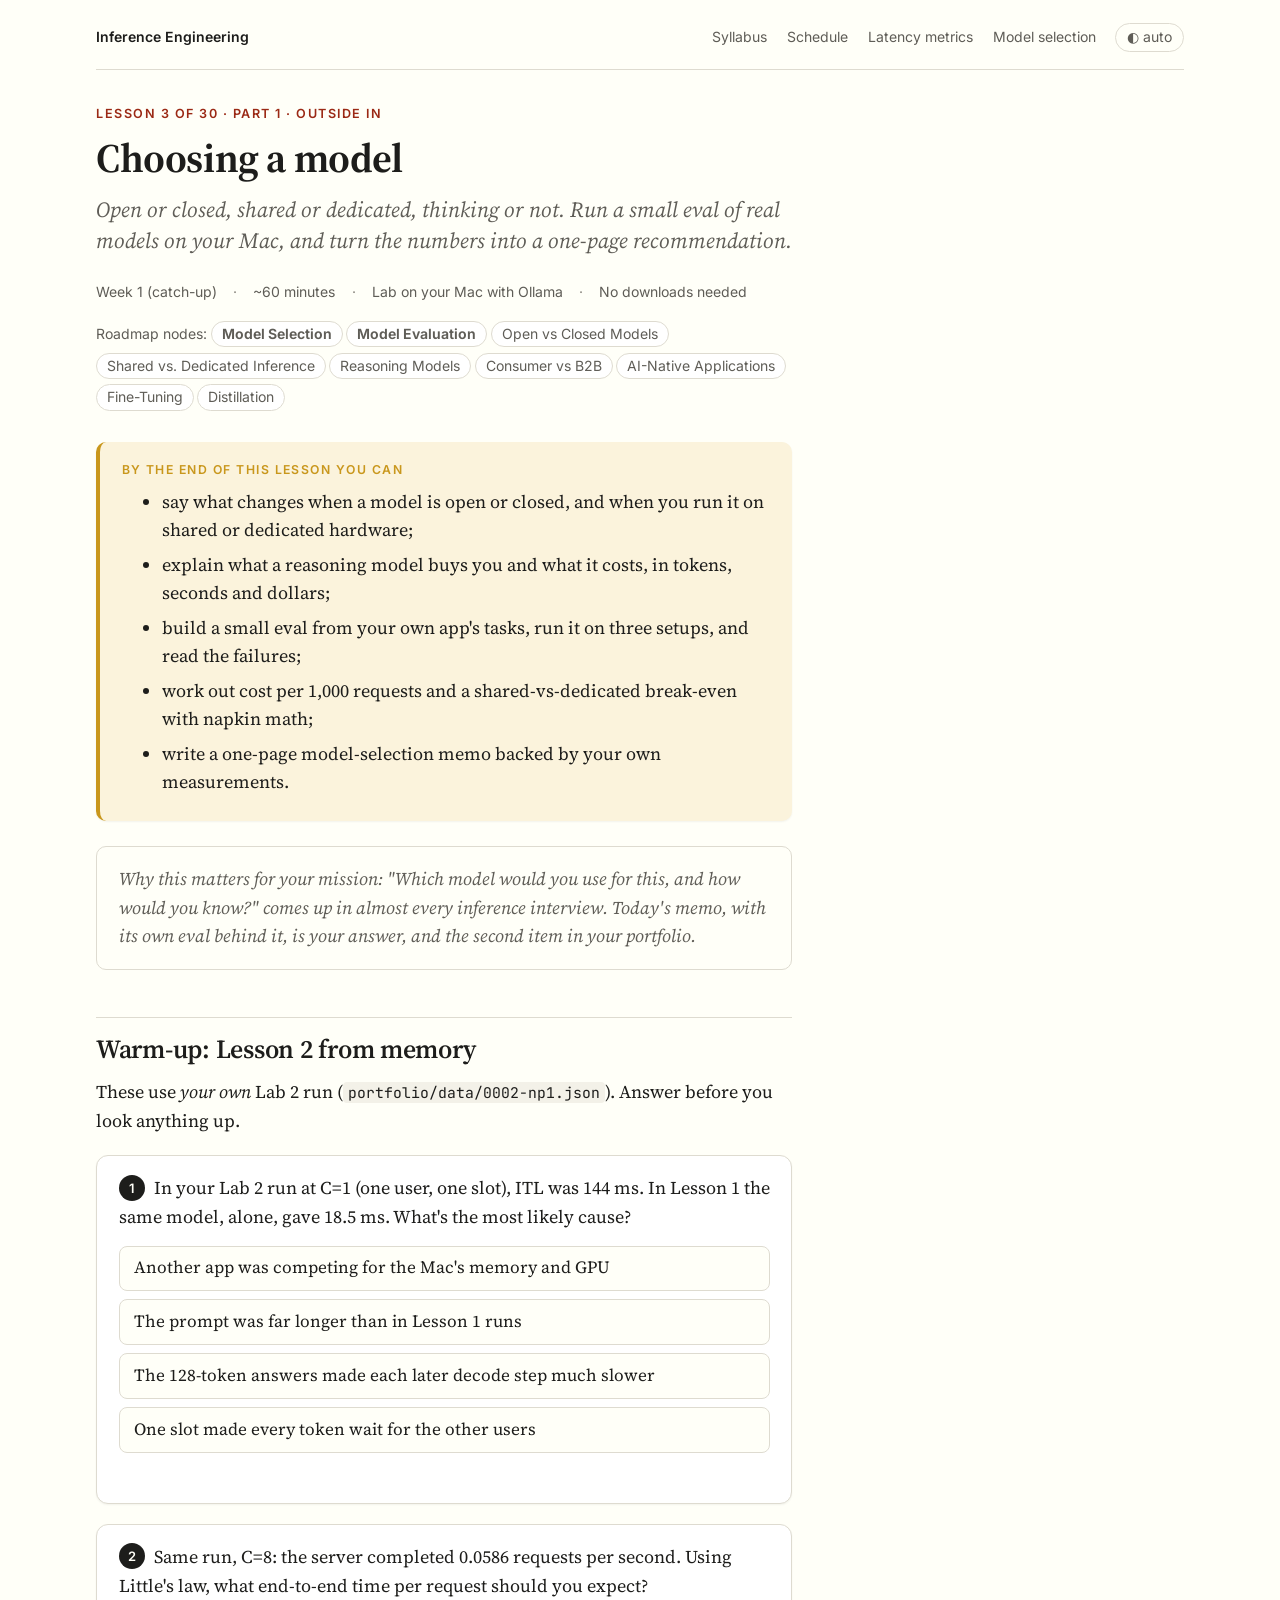
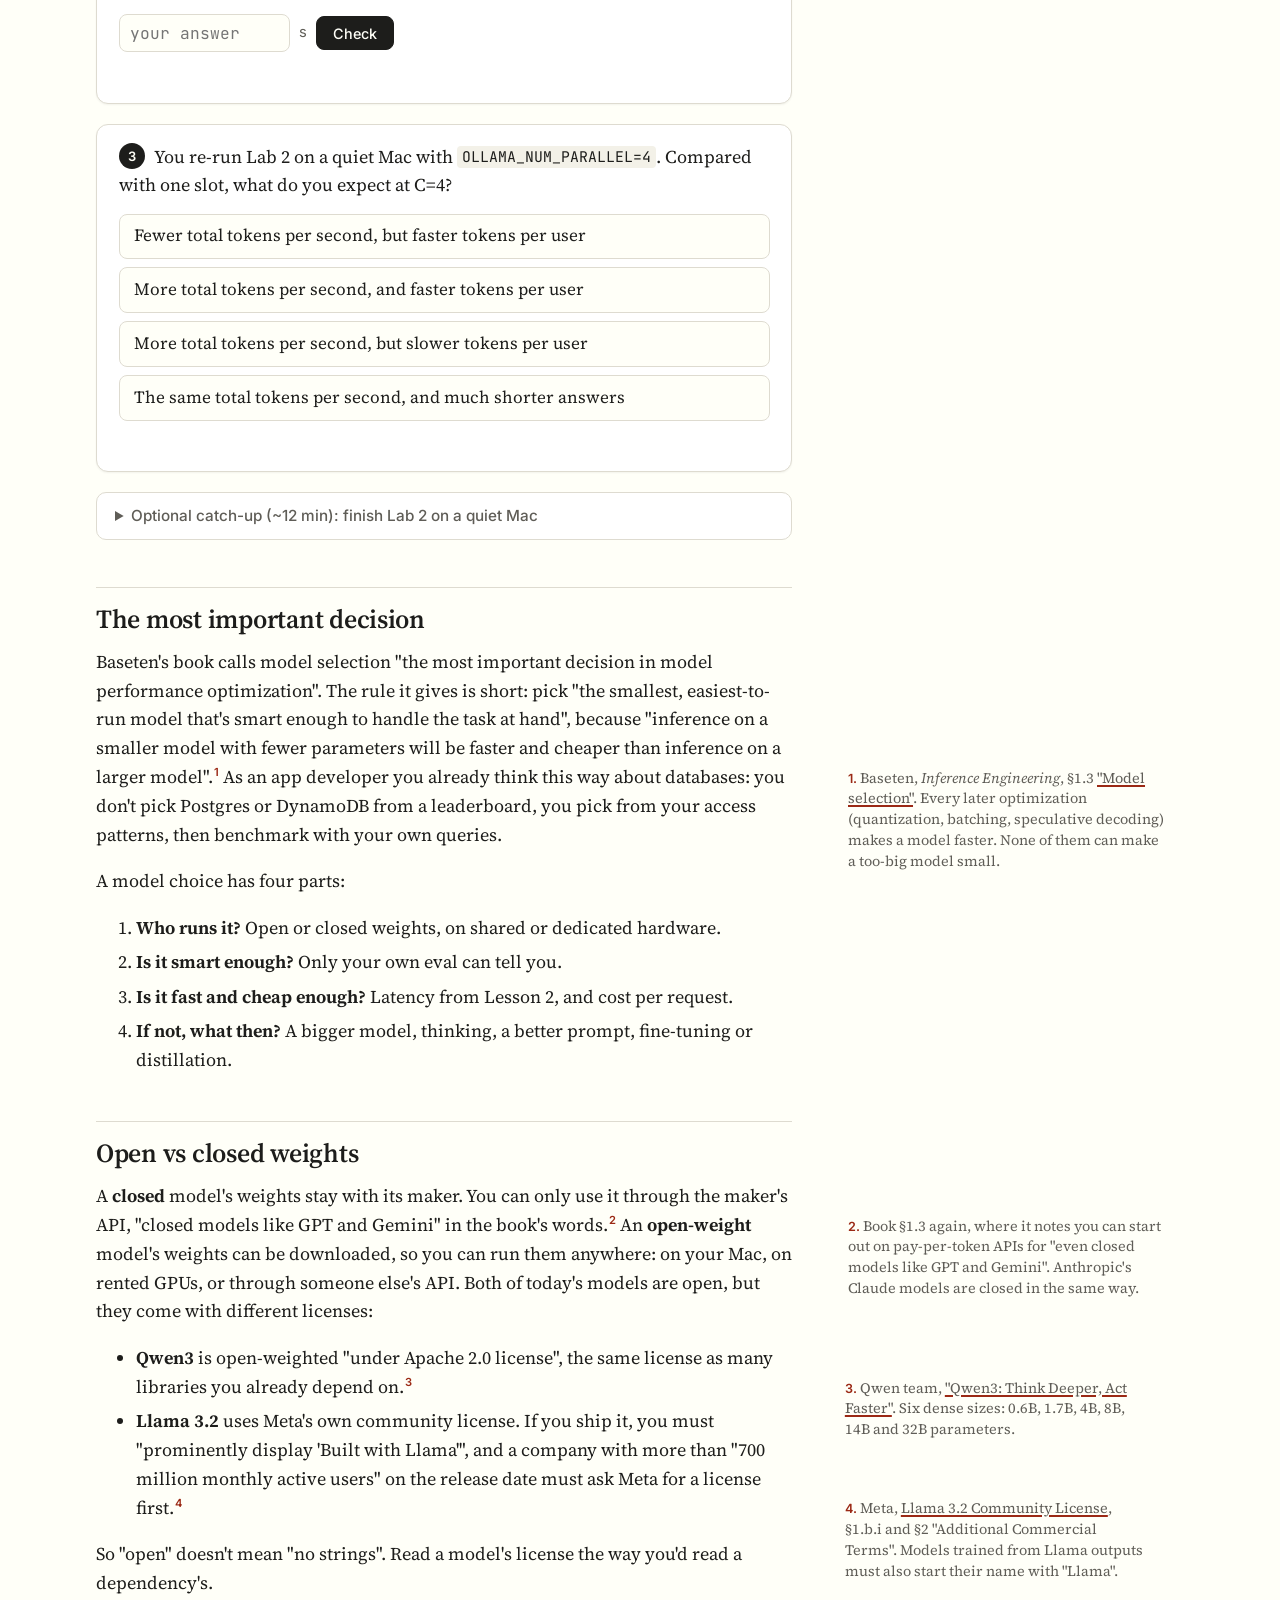
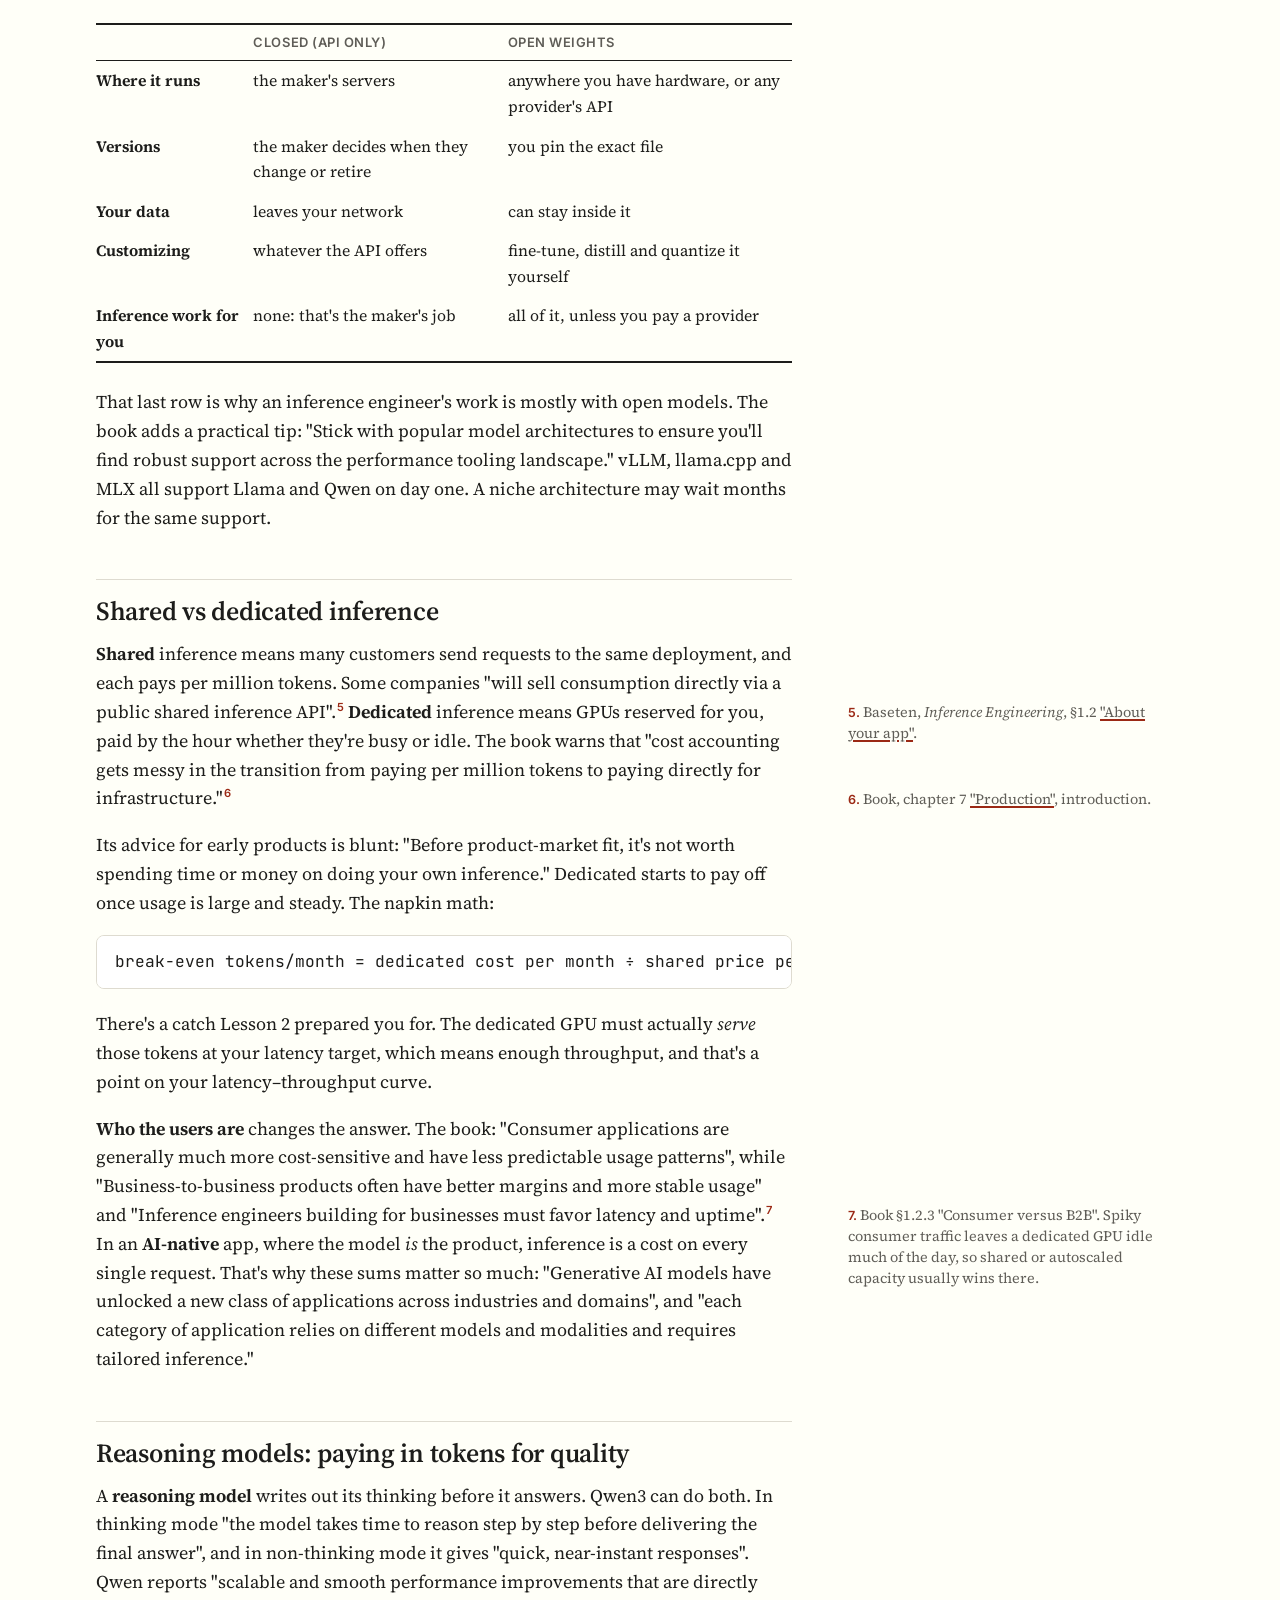
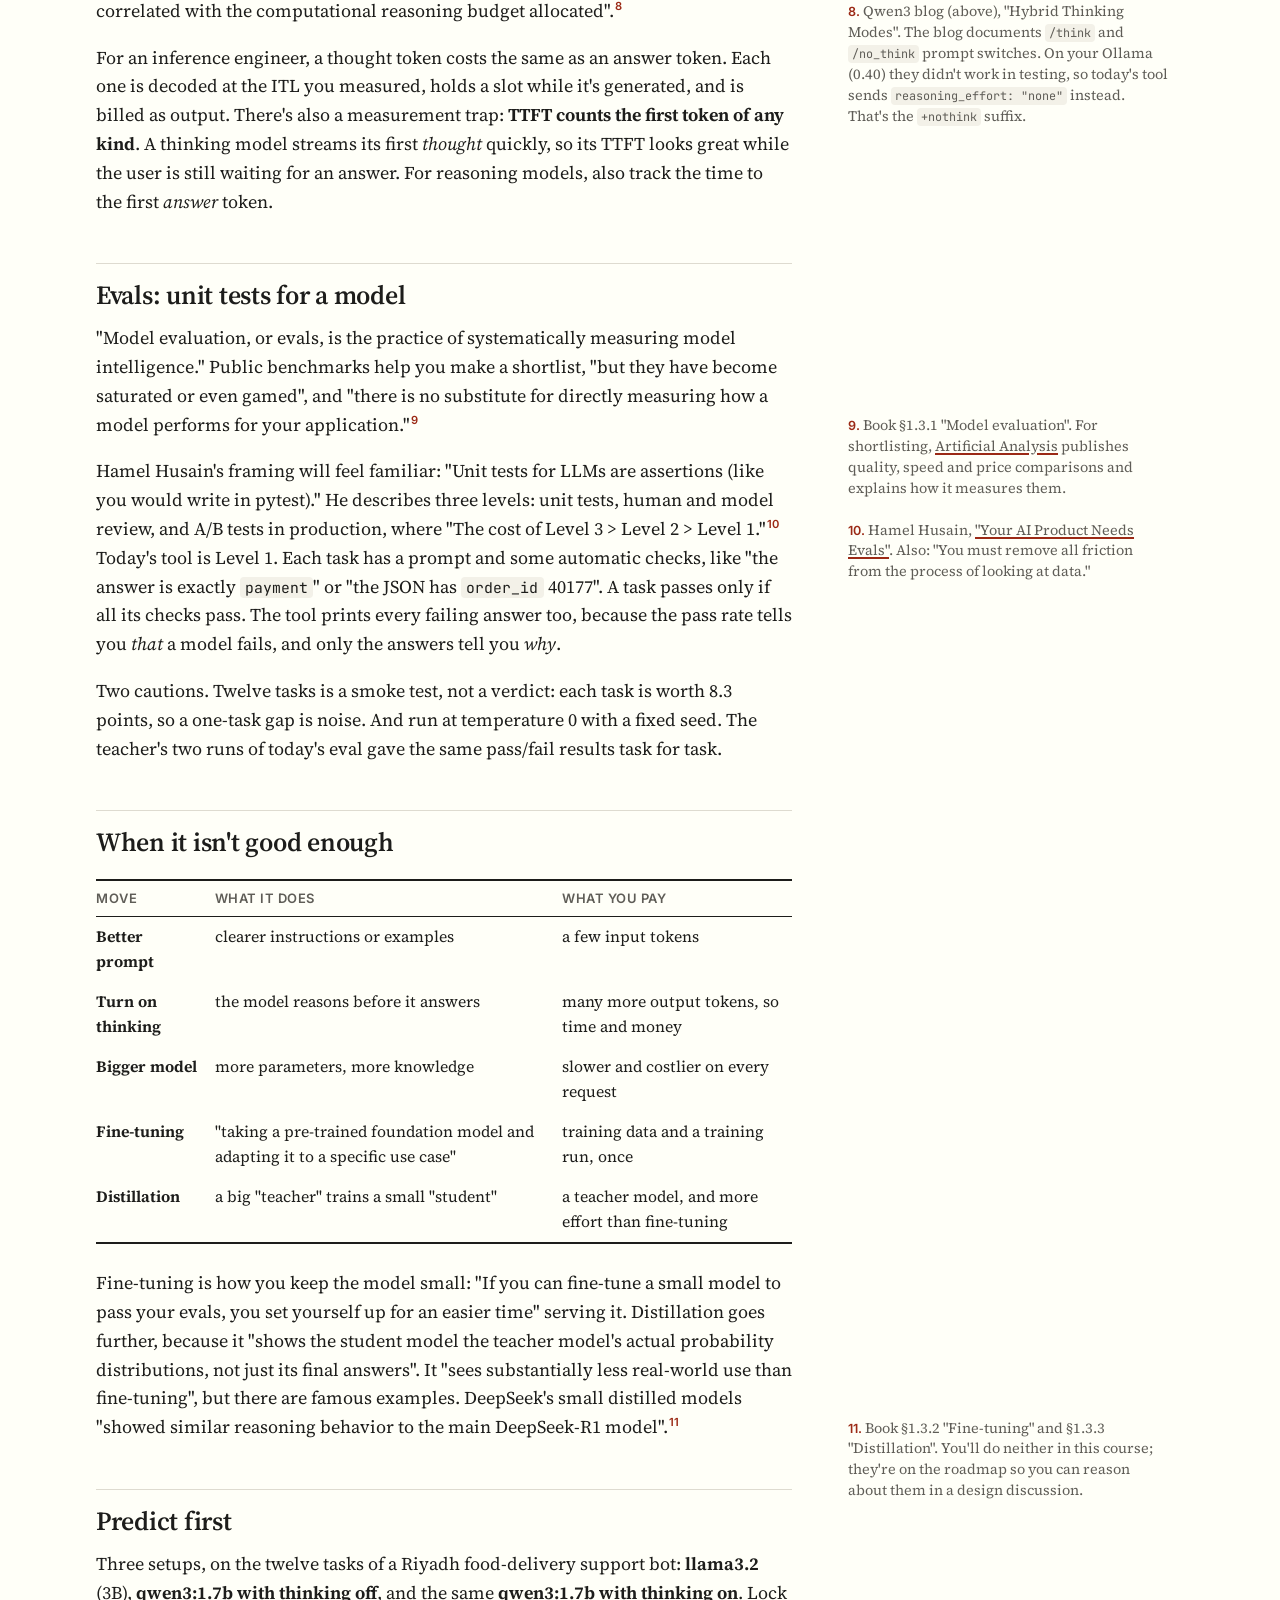
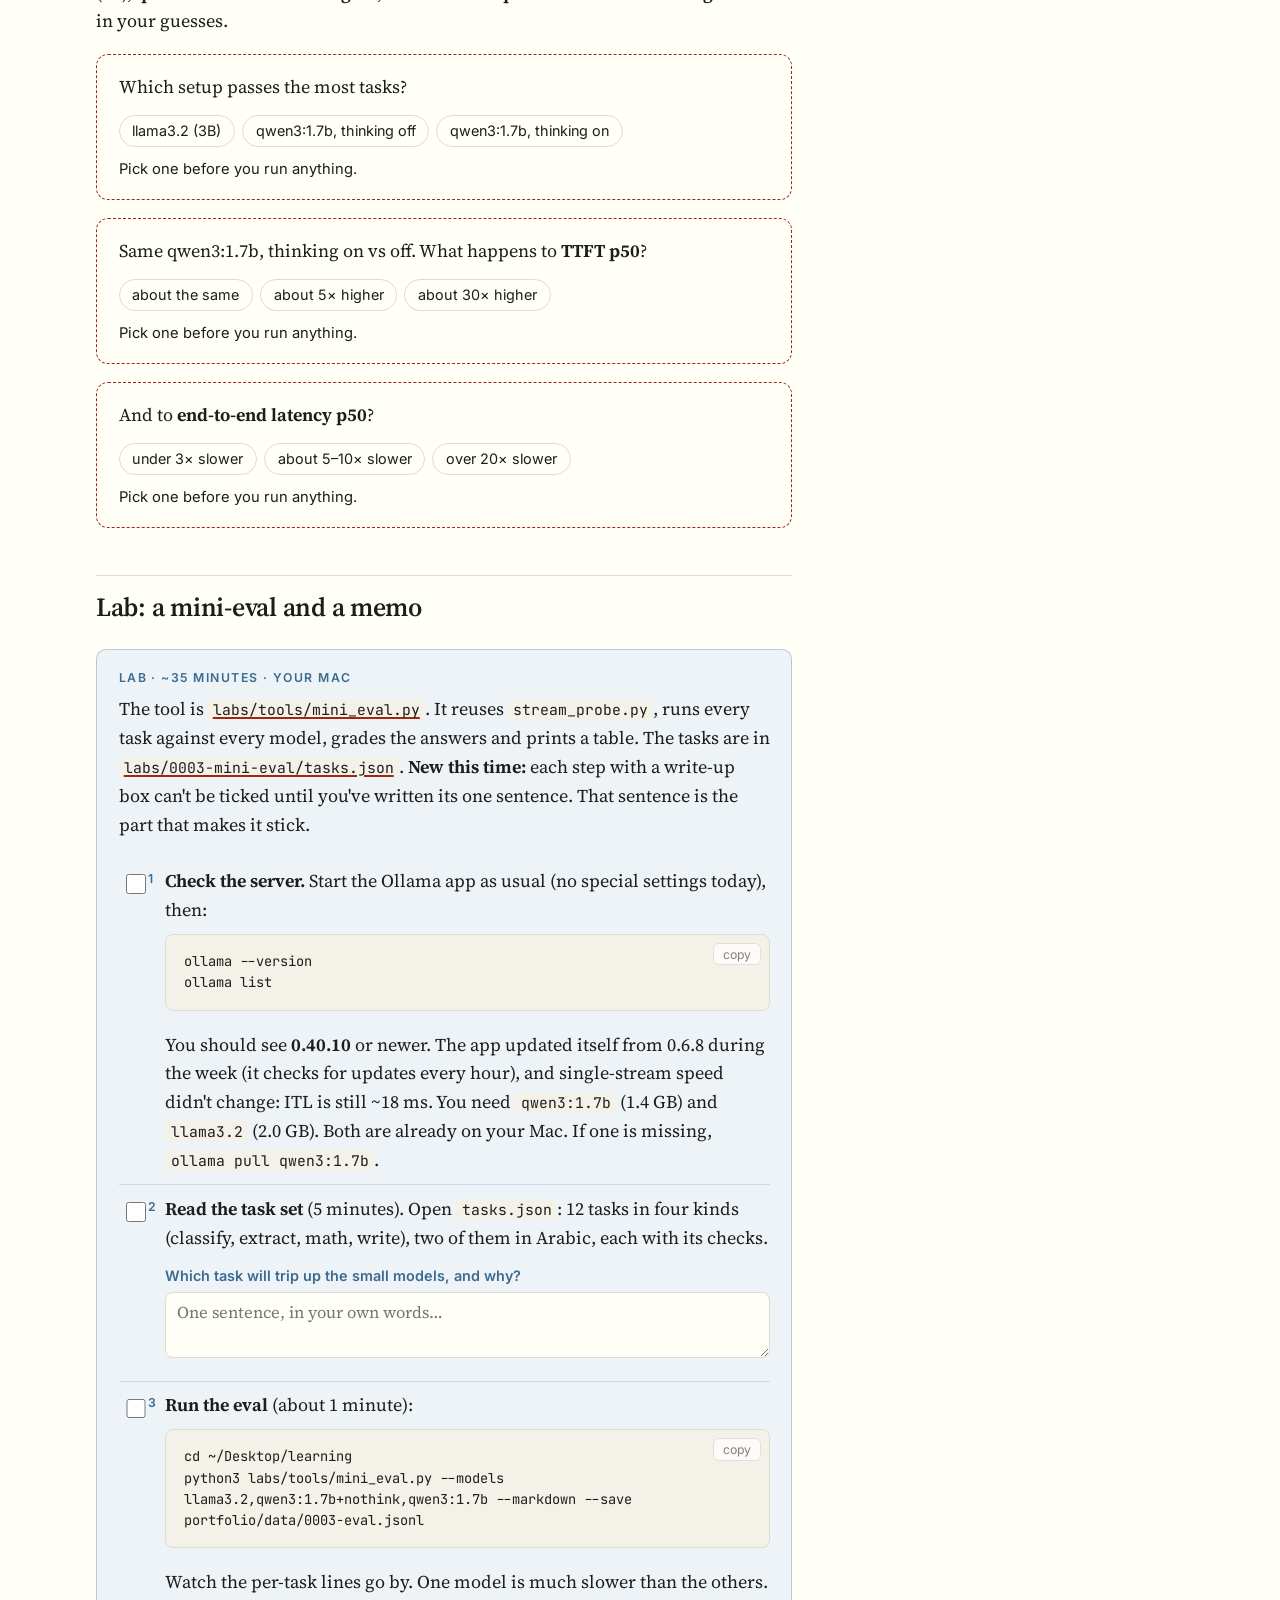
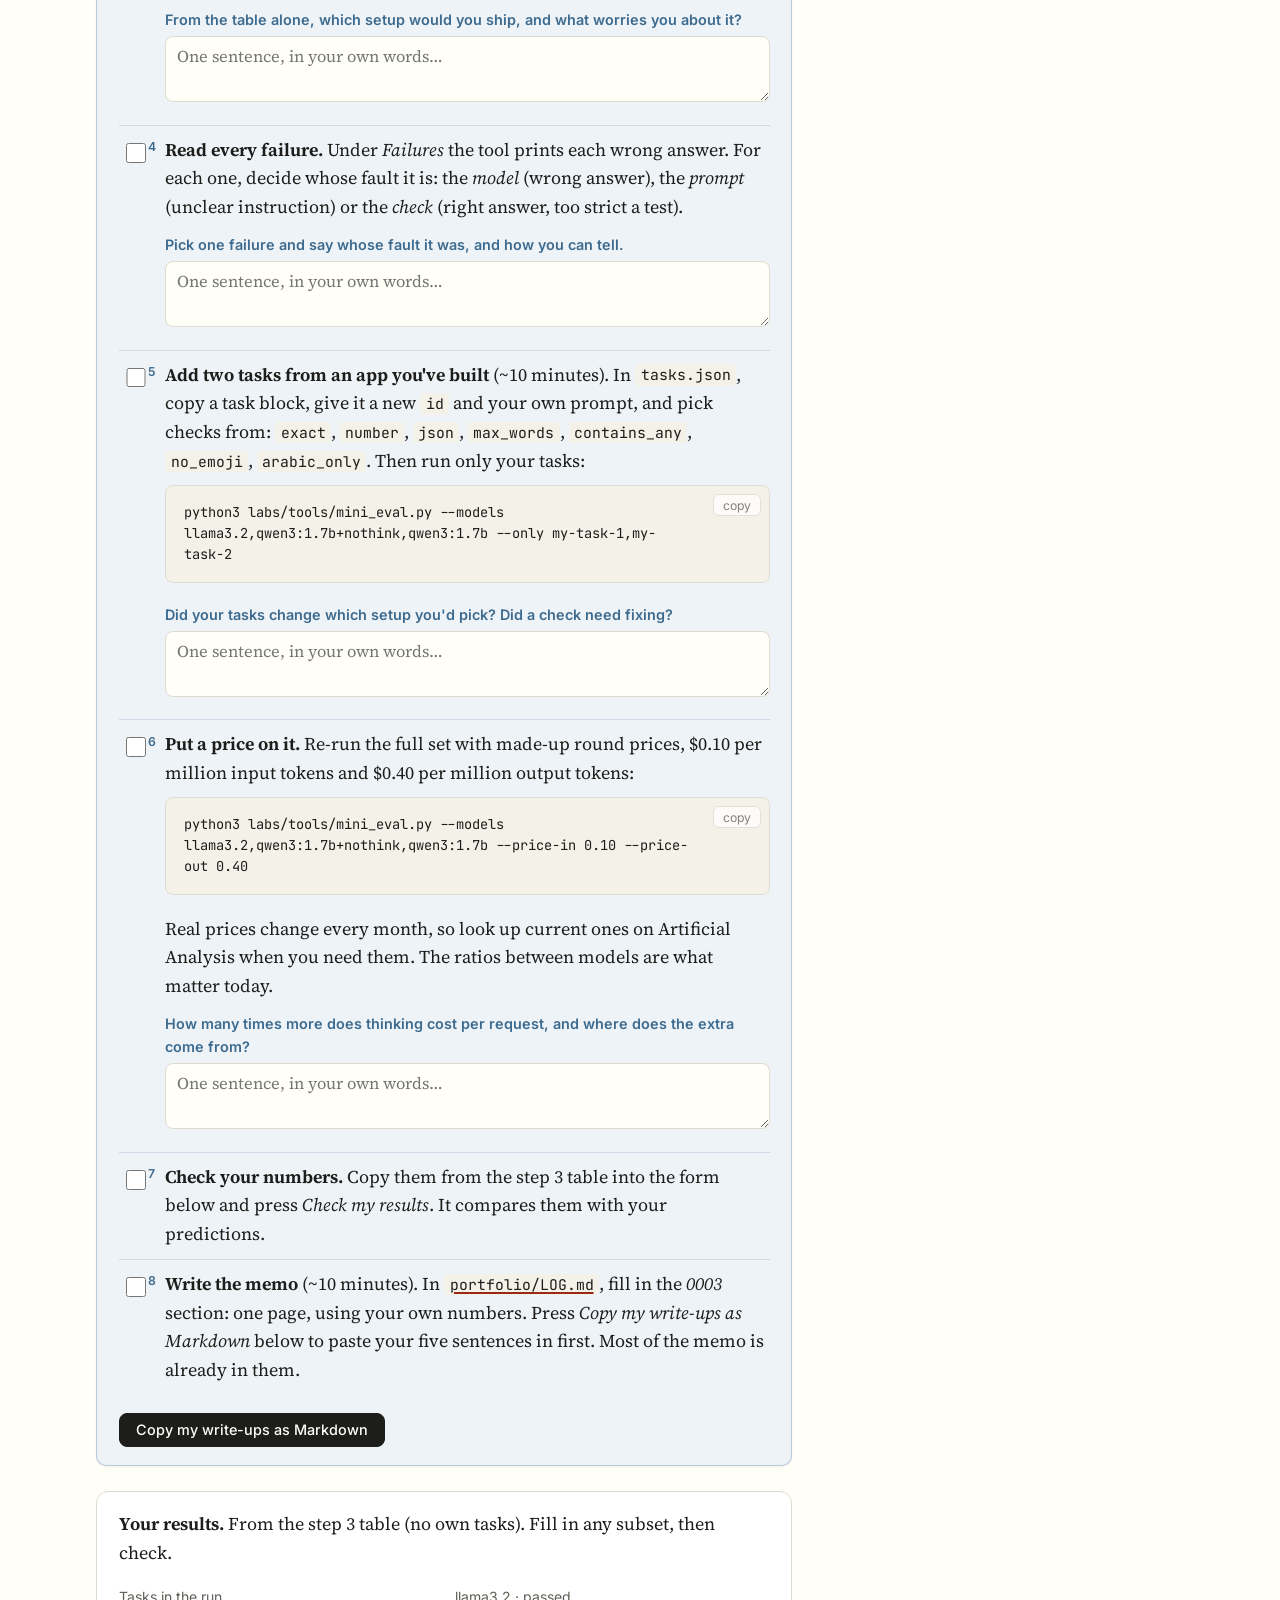
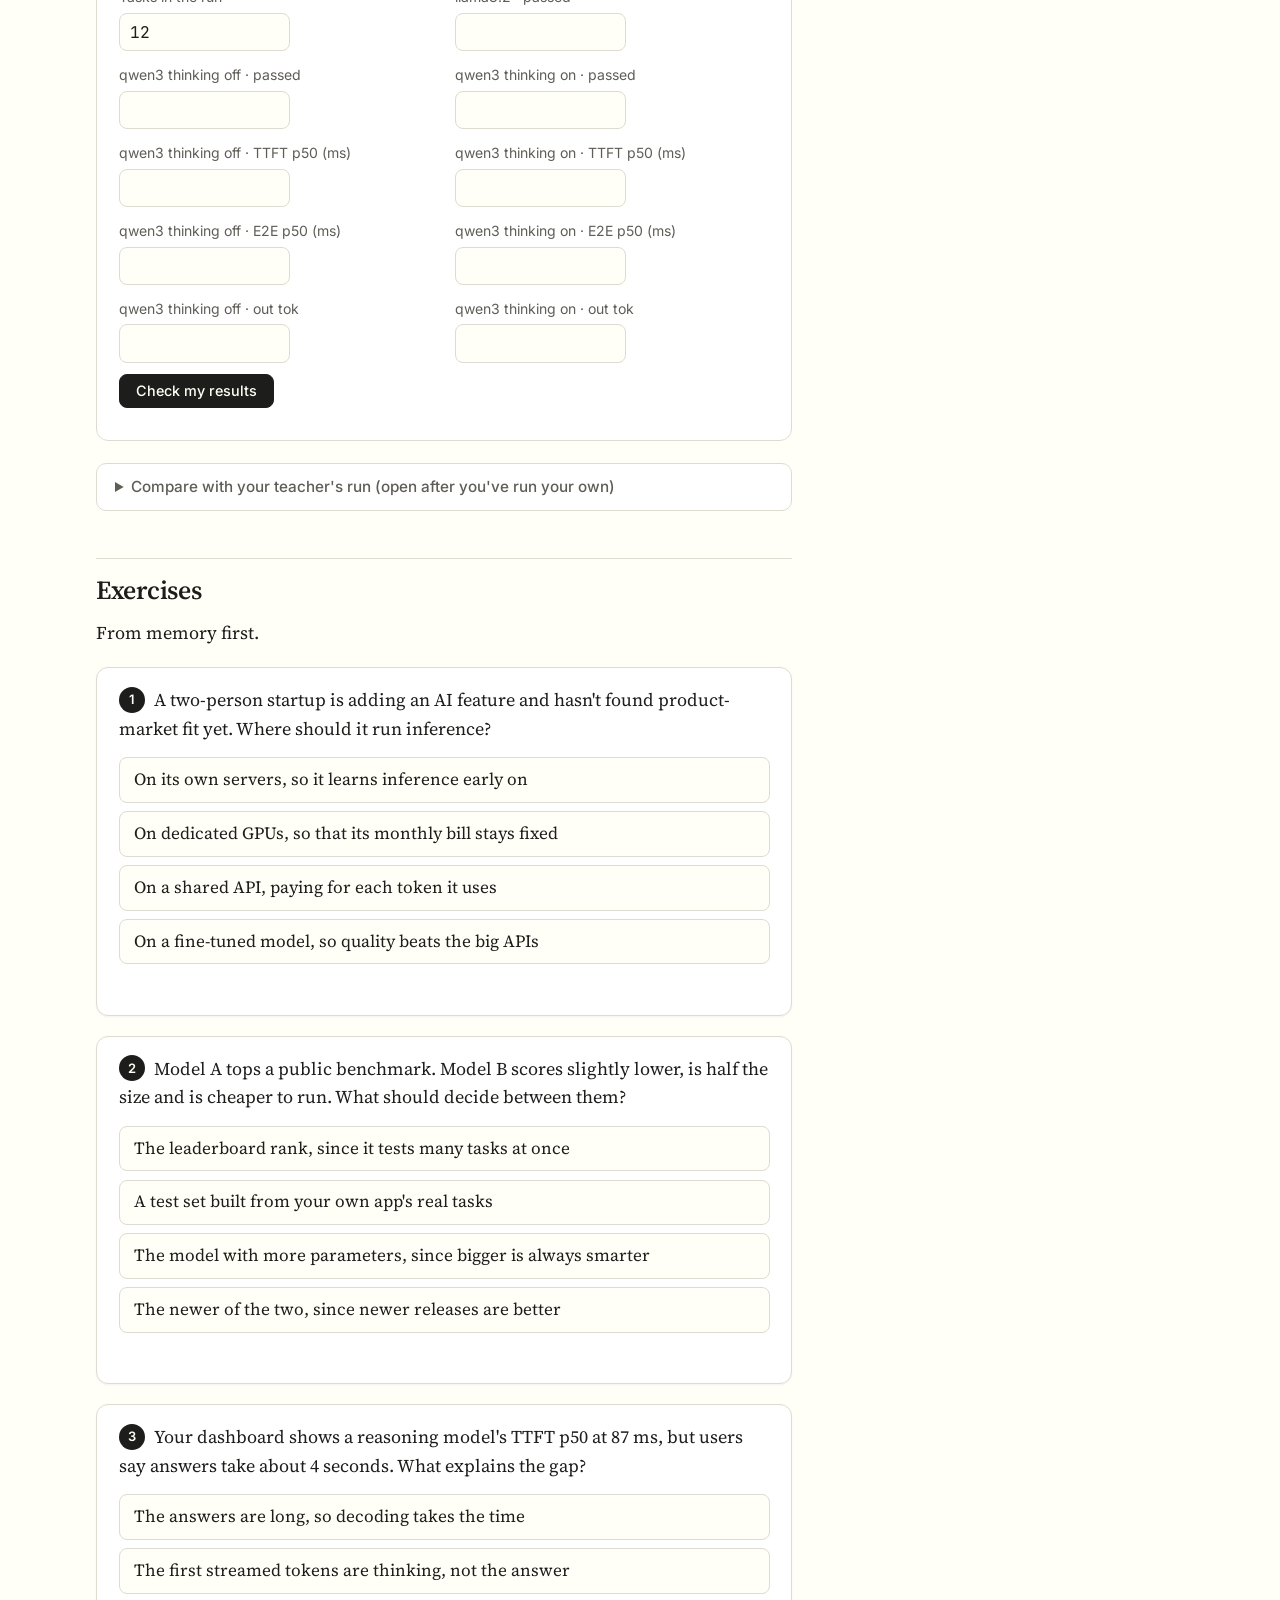
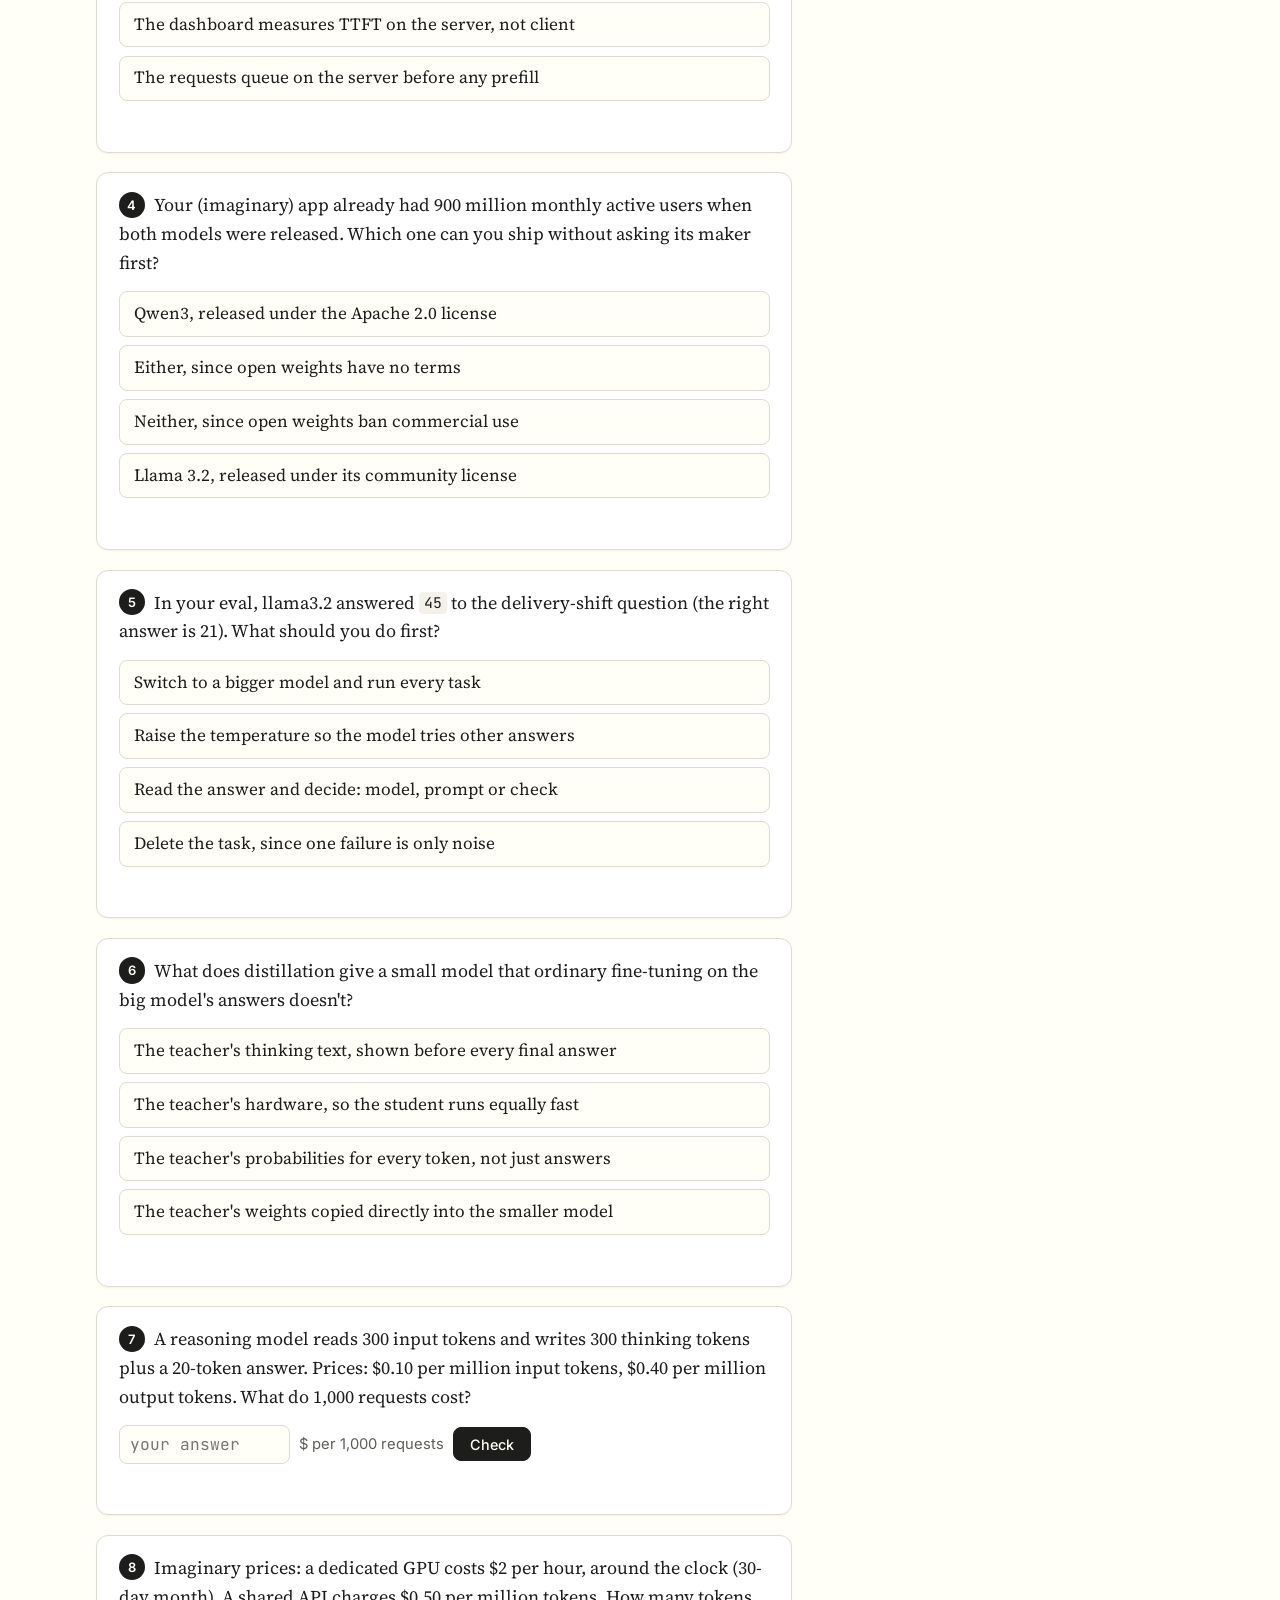
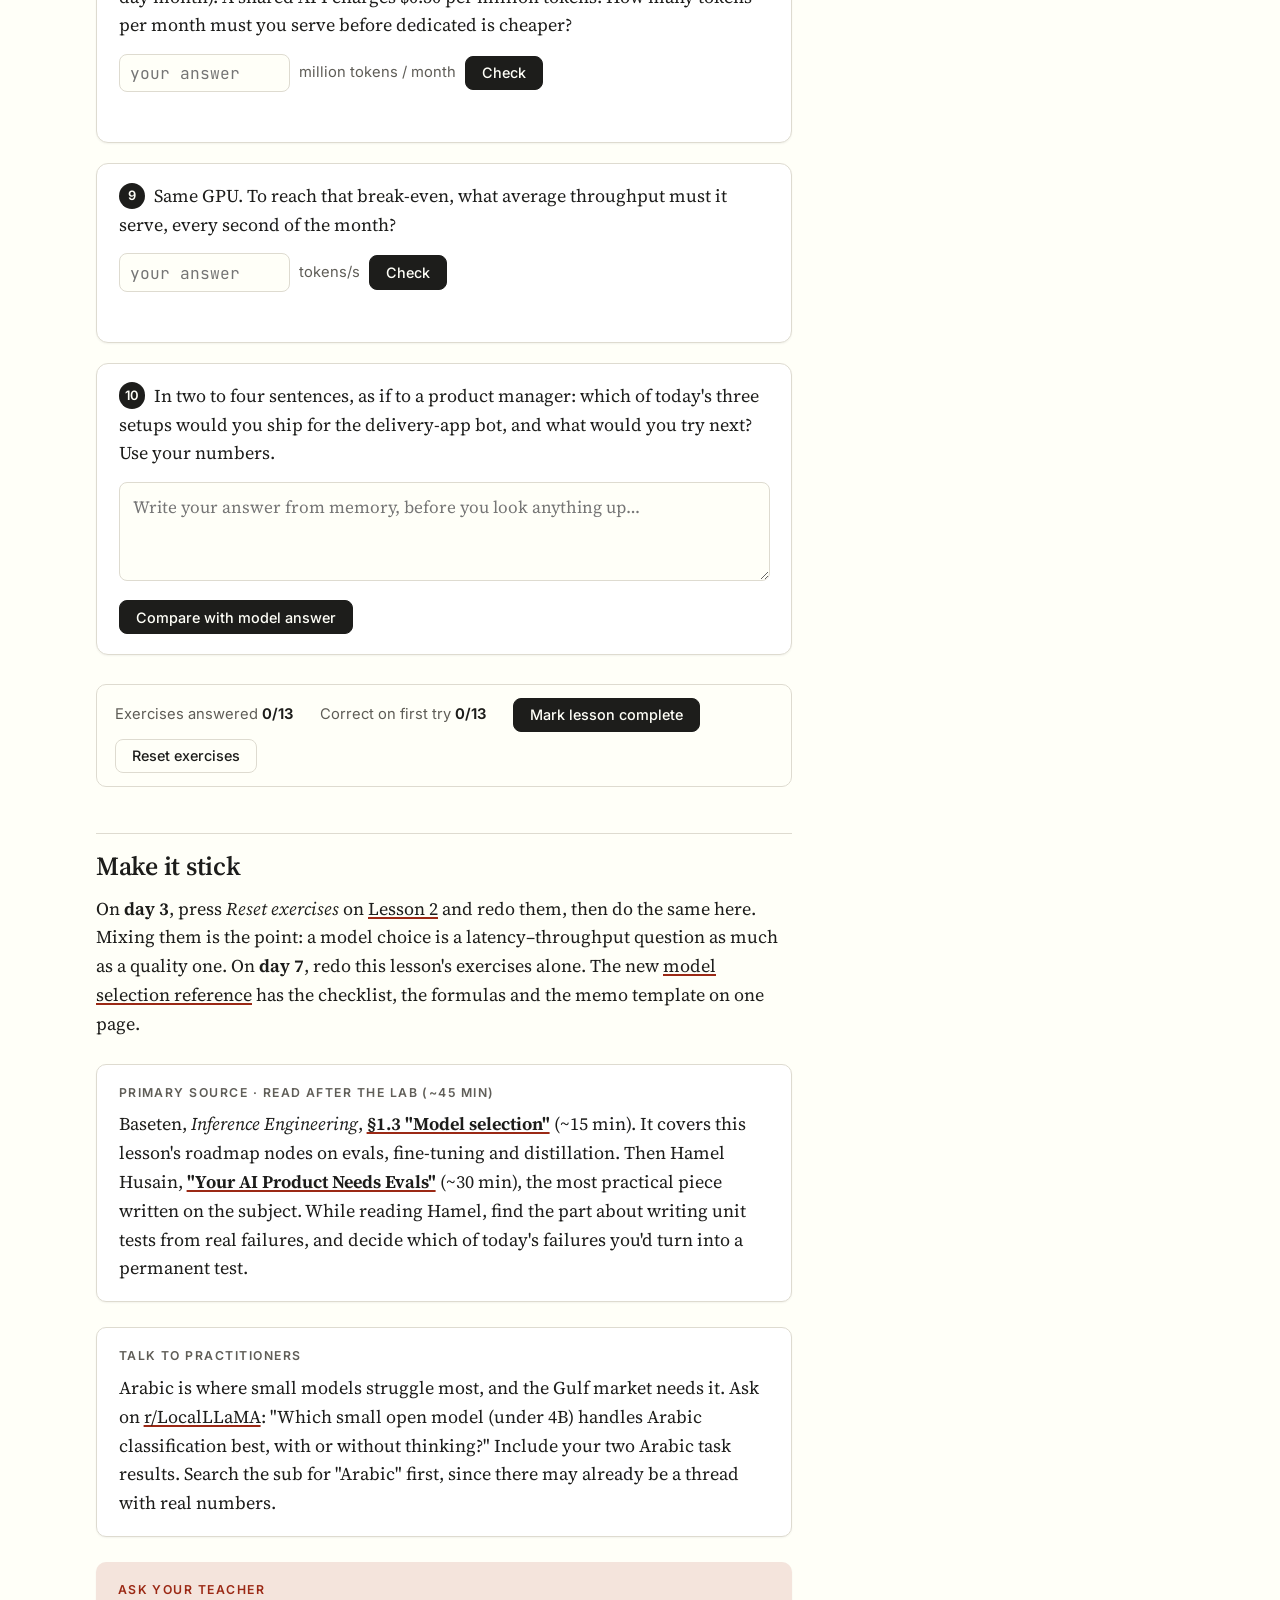
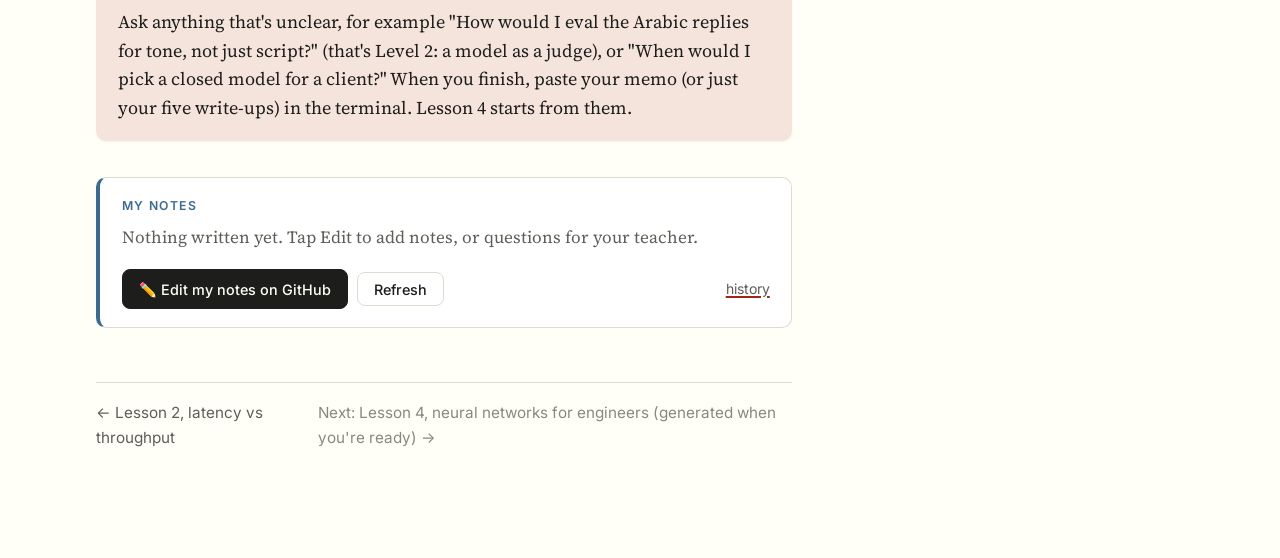
<file: lessons/0003-choosing-a-model.html>
<!doctype html>
<html lang="en">
<head>
<meta charset="utf-8">
<meta name="viewport" content="width=device-width, initial-scale=1">
<title>Choosing a Model</title>
<link rel="stylesheet" href="../assets/course.css">
</head>
<body data-lesson="0003">
<div class="page">
  <nav class="topnav">
    <span class="brand">Inference Engineering</span>
    <a href="../reference/syllabus.html">Syllabus</a>
    <a href="../reference/schedule.html">Schedule</a>
    <a href="../reference/latency-metrics.html">Latency metrics</a>
    <a href="../reference/model-selection.html">Model selection</a>
    <button class="theme-toggle" type="button"></button>
  </nav>

  <article>
    <span class="eyebrow">Lesson 3 of 30 · Part 1 · Outside in</span>
    <h1>Choosing a model</h1>
    <p class="subtitle">Open or closed, shared or dedicated, thinking or not. Run a small eval of real models on your Mac, and turn the numbers into a one-page recommendation.</p>
    <div class="meta"><span>Week 1 (catch-up)</span><span>~60 minutes</span><span>Lab on your Mac with Ollama</span><span>No downloads needed</span></div>
    <div class="covers">Roadmap nodes:
      <span class="tag"><strong>Model Selection</strong></span><span class="tag"><strong>Model Evaluation</strong></span><span class="tag">Open vs Closed Models</span><span class="tag">Shared vs. Dedicated Inference</span><span class="tag">Reasoning Models</span><span class="tag">Consumer vs B2B</span><span class="tag">AI-Native Applications</span><span class="tag">Fine-Tuning</span><span class="tag">Distillation</span>
    </div>

    <div class="key">
      <span class="box-label">By the end of this lesson you can</span>
      <ul>
        <li>say what changes when a model is open or closed, and when you run it on shared or dedicated hardware;</li>
        <li>explain what a reasoning model buys you and what it costs, in tokens, seconds and dollars;</li>
        <li>build a small eval from your own app's tasks, run it on three setups, and read the failures;</li>
        <li>work out cost per 1,000 requests and a shared-vs-dedicated break-even with napkin math;</li>
        <li>write a one-page model-selection memo backed by your own measurements.</li>
      </ul>
    </div>

    <p class="mission-link">Why this matters for your mission: "Which model would you use for this, and how would you know?" comes up in almost every inference interview. Today's memo, with its own eval behind it, is your answer, and the second item in your portfolio.</p>

    <h2>Warm-up: Lesson 2 from memory</h2>
    <p>These use <em>your own</em> Lab 2 run (<code>portfolio/data/0002-np1.json</code>). Answer before you look anything up.</p>
    <div class="exercise-set">
      <div class="mcq" id="w-busy">
        <p class="prompt">In your Lab 2 run at C=1 (one user, one slot), ITL was 144 ms. In Lesson 1 the same model, alone, gave 18.5 ms. What's the most likely cause?</p>
        <ul>
          <li data-correct>Another app was competing for the Mac's memory and GPU</li>
          <li>One slot made every token wait for the other users</li>
          <li>The 128-token answers made each later decode step much slower</li>
          <li>The prompt was far longer than in Lesson 1 runs</li>
        </ul>
        <div class="explanation">At C=1 nobody else is in line, so queueing can't slow the tokens down. The prompt was only ~71 tokens, and in Lesson 1 even a 1,412-token prompt only raised ITL to 22.8 ms. A decode that's 7.8× slower with no other users means the machine itself was busy. On a 16 GB Mac that usually means memory pressure (swapping) or another app using the GPU. I ran a single stream this morning and got 18.3 ms, so the Mac is fine now. Your curve still has the right <em>shape</em>: TTFT p50 grew 27× from C=1 to C=8 while throughput stayed in the same 4.5–7.5 tok/s band. That's queueing.</div>
      </div>
      <div class="numeric" id="w-little" data-answer="136.5" data-tol="0.03" data-unit="s">
        <p class="prompt">Same run, C=8: the server completed 0.0586 requests per second. Using Little's law, what end-to-end time per request should you expect?</p>
        <div class="solution">W = L ÷ λ = 8 ÷ 0.0586 ≈ <strong>136.5 s</strong>. Your measured E2E p50 was 136.7 s. So the measurement is consistent: slow, but not broken. That's the useful habit. When Little's law agrees, trust the tool and suspect the machine.</div>
      </div>
      <div class="mcq" id="w-batch">
        <p class="prompt">You re-run Lab 2 on a quiet Mac with <code>OLLAMA_NUM_PARALLEL=4</code>. Compared with one slot, what do you expect at C=4?</p>
        <ul>
          <li data-correct>More total tokens per second, but slower tokens per user</li>
          <li>Fewer total tokens per second, but faster tokens per user</li>
          <li>The same total tokens per second, and much shorter answers</li>
          <li>More total tokens per second, and faster tokens per user</li>
        </ul>
        <div class="explanation">Batching: each decode step serves several users, so the server makes more tokens per second, but each step takes longer, so each user's stream slows down. In the teacher's run throughput went from ~50 to ~73 tok/s, and ITL from ~19 to ~51 ms.</div>
      </div>
    </div>
    <details>
      <summary>Optional catch-up (~12 min): finish Lab 2 on a quiet Mac</summary>
      <p>Your <code>np4</code> sweep is missing, and the <code>np1</code> one ran on a busy machine. If you want a clean pair of curves for your portfolio, quit heavy apps (browsers with many tabs, Docker, Xcode) and re-run <a href="0002-latency-vs-throughput.html#lab-steps">Lab 2 steps 2–7</a>. Note that Ollama has updated itself since then (see the lab below), and the server's log lines may look a little different.</p>
    </details>

    <h2>The most important decision</h2>
    <p>Baseten's book calls model selection "the most important decision in model performance optimization". The rule it gives is short: pick "the smallest, easiest-to-run model that's smart enough to handle the task at hand", because "inference on a smaller model with fewer parameters will be faster and cheaper than inference on a larger model".<span class="sn-ref"></span><span class="sidenote">Baseten, <em>Inference Engineering</em>, §1.3 <a href="https://www.baseten.co/inference-engineering/book/01-prerequisites/model-selection/">"Model selection"</a>. Every later optimization (quantization, batching, speculative decoding) makes a model faster. None of them can make a too-big model small.</span> As an app developer you already think this way about databases: you don't pick Postgres or DynamoDB from a leaderboard, you pick from your access patterns, then benchmark with your own queries.</p>
    <p>A model choice has four parts:</p>
    <ol>
      <li><strong>Who runs it?</strong> Open or closed weights, on shared or dedicated hardware.</li>
      <li><strong>Is it smart enough?</strong> Only your own eval can tell you.</li>
      <li><strong>Is it fast and cheap enough?</strong> Latency from Lesson 2, and cost per request.</li>
      <li><strong>If not, what then?</strong> A bigger model, thinking, a better prompt, fine-tuning or distillation.</li>
    </ol>

    <h2>Open vs closed weights</h2>
    <p>A <strong>closed</strong> model's weights stay with its maker. You can only use it through the maker's API, "closed models like GPT and Gemini" in the book's words.<span class="sn-ref"></span><span class="sidenote">Book §1.3 again, where it notes you can start out on pay-per-token APIs for "even closed models like GPT and Gemini". Anthropic's Claude models are closed in the same way.</span> An <strong>open-weight</strong> model's weights can be downloaded, so you can run them anywhere: on your Mac, on rented GPUs, or through someone else's API. Both of today's models are open, but they come with different licenses:</p>
    <ul>
      <li><strong>Qwen3</strong> is open-weighted "under Apache 2.0 license", the same license as many libraries you already depend on.<span class="sn-ref"></span><span class="sidenote">Qwen team, <a href="https://qwenlm.github.io/blog/qwen3/">"Qwen3: Think Deeper, Act Faster"</a>. Six dense sizes: 0.6B, 1.7B, 4B, 8B, 14B and 32B parameters.</span></li>
      <li><strong>Llama 3.2</strong> uses Meta's own community license. If you ship it, you must "prominently display 'Built with Llama'", and a company with more than "700 million monthly active users" on the release date must ask Meta for a license first.<span class="sn-ref"></span><span class="sidenote">Meta, <a href="https://github.com/meta-llama/llama-models/blob/main/models/llama3_2/LICENSE">Llama 3.2 Community License</a>, §1.b.i and §2 "Additional Commercial Terms". Models trained from Llama outputs must also start their name with "Llama".</span></li>
    </ul>
    <p>So "open" doesn't mean "no strings". Read a model's license the way you'd read a dependency's.</p>
    <div class="table-wrap">
    <table>
      <thead><tr><th></th><th>Closed (API only)</th><th>Open weights</th></tr></thead>
      <tbody>
        <tr><td><strong>Where it runs</strong></td><td>the maker's servers</td><td>anywhere you have hardware, or any provider's API</td></tr>
        <tr><td><strong>Versions</strong></td><td>the maker decides when they change or retire</td><td>you pin the exact file</td></tr>
        <tr><td><strong>Your data</strong></td><td>leaves your network</td><td>can stay inside it</td></tr>
        <tr><td><strong>Customizing</strong></td><td>whatever the API offers</td><td>fine-tune, distill and quantize it yourself</td></tr>
        <tr><td><strong>Inference work for you</strong></td><td>none: that's the maker's job</td><td>all of it, unless you pay a provider</td></tr>
      </tbody>
    </table>
    </div>
    <p>That last row is why an inference engineer's work is mostly with open models. The book adds a practical tip: "Stick with popular model architectures to ensure you'll find robust support across the performance tooling landscape." vLLM, llama.cpp and MLX all support Llama and Qwen on day one. A niche architecture may wait months for the same support.</p>

    <h2>Shared vs dedicated inference</h2>
    <p><strong>Shared</strong> inference means many customers send requests to the same deployment, and each pays per million tokens. Some companies "will sell consumption directly via a public shared inference API".<span class="sn-ref"></span><span class="sidenote">Baseten, <em>Inference Engineering</em>, §1.2 <a href="https://www.baseten.co/inference-engineering/book/01-prerequisites/about-your-app/">"About your app"</a>.</span> <strong>Dedicated</strong> inference means GPUs reserved for you, paid by the hour whether they're busy or idle. The book warns that "cost accounting gets messy in the transition from paying per million tokens to paying directly for infrastructure."<span class="sn-ref"></span><span class="sidenote">Book, chapter 7 <a href="https://www.baseten.co/inference-engineering/book/07-production/">"Production"</a>, introduction.</span></p>
    <p>Its advice for early products is blunt: "Before product-market fit, it's not worth spending time or money on doing your own inference." Dedicated starts to pay off once usage is large and steady. The napkin math:</p>
    <div class="formula">break-even tokens/month = dedicated cost per month ÷ shared price per token</div>
    <p>There's a catch Lesson 2 prepared you for. The dedicated GPU must actually <em>serve</em> those tokens at your latency target, which means enough throughput, and that's a point on your latency–throughput curve.</p>
    <p><strong>Who the users are</strong> changes the answer. The book: "Consumer applications are generally much more cost-sensitive and have less predictable usage patterns", while "Business-to-business products often have better margins and more stable usage" and "Inference engineers building for businesses must favor latency and uptime".<span class="sn-ref"></span><span class="sidenote">Book §1.2.3 "Consumer versus B2B". Spiky consumer traffic leaves a dedicated GPU idle much of the day, so shared or autoscaled capacity usually wins there.</span> In an <strong>AI-native</strong> app, where the model <em>is</em> the product, inference is a cost on every single request. That's why these sums matter so much: "Generative AI models have unlocked a new class of applications across industries and domains", and "each category of application relies on different models and modalities and requires tailored inference."</p>

    <h2>Reasoning models: paying in tokens for quality</h2>
    <p>A <strong>reasoning model</strong> writes out its thinking before it answers. Qwen3 can do both. In thinking mode "the model takes time to reason step by step before delivering the final answer", and in non-thinking mode it gives "quick, near-instant responses". Qwen reports "scalable and smooth performance improvements that are directly correlated with the computational reasoning budget allocated".<span class="sn-ref"></span><span class="sidenote">Qwen3 blog (above), "Hybrid Thinking Modes". The blog documents <code>/think</code> and <code>/no_think</code> prompt switches. On your Ollama (0.40) they didn't work in testing, so today's tool sends <code>reasoning_effort: "none"</code> instead. That's the <code>+nothink</code> suffix.</span></p>
    <p>For an inference engineer, a thought token costs the same as an answer token. Each one is decoded at the ITL you measured, holds a slot while it's generated, and is billed as output. There's also a measurement trap: <strong>TTFT counts the first token of any kind</strong>. A thinking model streams its first <em>thought</em> quickly, so its TTFT looks great while the user is still waiting for an answer. For reasoning models, also track the time to the first <em>answer</em> token.</p>

    <h2>Evals: unit tests for a model</h2>
    <p>"Model evaluation, or evals, is the practice of systematically measuring model intelligence." Public benchmarks help you make a shortlist, "but they have become saturated or even gamed", and "there is no substitute for directly measuring how a model performs for your application."<span class="sn-ref"></span><span class="sidenote">Book §1.3.1 "Model evaluation". For shortlisting, <a href="https://artificialanalysis.ai/methodology">Artificial Analysis</a> publishes quality, speed and price comparisons and explains how it measures them.</span></p>
    <p>Hamel Husain's framing will feel familiar: "Unit tests for LLMs are assertions (like you would write in pytest)." He describes three levels: unit tests, human and model review, and A/B tests in production, where "The cost of Level 3 > Level 2 > Level 1."<span class="sn-ref"></span><span class="sidenote">Hamel Husain, <a href="https://hamel.dev/blog/posts/evals/">"Your AI Product Needs Evals"</a>. Also: "You must remove all friction from the process of looking at data."</span> Today's tool is Level 1. Each task has a prompt and some automatic checks, like "the answer is exactly <code>payment</code>" or "the JSON has <code>order_id</code> 40177". A task passes only if all its checks pass. The tool prints every failing answer too, because the pass rate tells you <em>that</em> a model fails, and only the answers tell you <em>why</em>.</p>
    <p>Two cautions. Twelve tasks is a smoke test, not a verdict: each task is worth 8.3 points, so a one-task gap is noise. And run at temperature 0 with a fixed seed. The teacher's two runs of today's eval gave the same pass/fail results task for task.</p>

    <h2>When it isn't good enough</h2>
    <div class="table-wrap">
    <table>
      <thead><tr><th>Move</th><th>What it does</th><th>What you pay</th></tr></thead>
      <tbody>
        <tr><td><strong>Better prompt</strong></td><td>clearer instructions or examples</td><td>a few input tokens</td></tr>
        <tr><td><strong>Turn on thinking</strong></td><td>the model reasons before it answers</td><td>many more output tokens, so time and money</td></tr>
        <tr><td><strong>Bigger model</strong></td><td>more parameters, more knowledge</td><td>slower and costlier on every request</td></tr>
        <tr><td><strong>Fine-tuning</strong></td><td>"taking a pre-trained foundation model and adapting it to a specific use case"</td><td>training data and a training run, once</td></tr>
        <tr><td><strong>Distillation</strong></td><td>a big "teacher" trains a small "student"</td><td>a teacher model, and more effort than fine-tuning</td></tr>
      </tbody>
    </table>
    </div>
    <p>Fine-tuning is how you keep the model small: "If you can fine-tune a small model to pass your evals, you set yourself up for an easier time" serving it. Distillation goes further, because it "shows the student model the teacher model's actual probability distributions, not just its final answers". It "sees substantially less real-world use than fine-tuning", but there are famous examples. DeepSeek's small distilled models "showed similar reasoning behavior to the main DeepSeek-R1 model".<span class="sn-ref"></span><span class="sidenote">Book §1.3.2 "Fine-tuning" and §1.3.3 "Distillation". You'll do neither in this course; they're on the roadmap so you can reason about them in a design discussion.</span></p>

    <h2>Predict first</h2>
    <p>Three setups, on the twelve tasks of a Riyadh food-delivery support bot: <strong>llama3.2</strong> (3B), <strong>qwen3:1.7b with thinking off</strong>, and the same <strong>qwen3:1.7b with thinking on</strong>. Lock in your guesses.</p>
    <div class="prediction" id="p-best" data-options="llama3.2 (3B)|qwen3:1.7b, thinking off|qwen3:1.7b, thinking on">
      <p class="prompt">Which setup passes the most tasks?</p>
    </div>
    <div class="prediction" id="p-ttft" data-options="about the same|about 5× higher|about 30× higher">
      <p class="prompt">Same qwen3:1.7b, thinking on vs off. What happens to <strong>TTFT p50</strong>?</p>
    </div>
    <div class="prediction" id="p-e2e" data-options="under 3× slower|about 5–10× slower|over 20× slower">
      <p class="prompt">And to <strong>end-to-end latency p50</strong>?</p>
    </div>

    <h2>Lab: a mini-eval and a memo</h2>
    <div class="lab">
      <span class="box-label">Lab · ~35 minutes · your Mac</span>
      <p>The tool is <a href="../labs/tools/mini_eval.py"><code>labs/tools/mini_eval.py</code></a>. It reuses <code>stream_probe.py</code>, runs every task against every model, grades the answers and prints a table. The tasks are in <a href="../labs/0003-mini-eval/tasks.json"><code>labs/0003-mini-eval/tasks.json</code></a>. <strong>New this time:</strong> each step with a write-up box can't be ticked until you've written its one sentence. That sentence is the part that makes it stick.</p>
      <ol class="checklist" id="lab-steps">
        <li><strong>Check the server.</strong> Start the Ollama app as usual (no special settings today), then:
<pre><code>ollama --version
ollama list</code></pre>
          You should see <strong>0.40.10</strong> or newer. The app updated itself from 0.6.8 during the week (it checks for updates every hour), and single-stream speed didn't change: ITL is still ~18 ms. You need <code>qwen3:1.7b</code> (1.4 GB) and <code>llama3.2</code> (2.0 GB). Both are already on your Mac. If one is missing, <code>ollama pull qwen3:1.7b</code>.</li>
        <li><strong>Read the task set</strong> (5 minutes). Open <code>tasks.json</code>: 12 tasks in four kinds (classify, extract, math, write), two of them in Arabic, each with its checks.
          <div class="jot" id="j-guess" data-label="My guess"><p class="prompt">Which task will trip up the small models, and why?</p></div></li>
        <li><strong>Run the eval</strong> (about 1 minute):
<pre><code>cd ~/Desktop/learning
python3 labs/tools/mini_eval.py --models llama3.2,qwen3:1.7b+nothink,qwen3:1.7b --markdown --save portfolio/data/0003-eval.jsonl</code></pre>
          Watch the per-task lines go by. One model is much slower than the others.
          <div class="jot" id="j-table" data-label="What the table says"><p class="prompt">From the table alone, which setup would you ship, and what worries you about it?</p></div></li>
        <li><strong>Read every failure.</strong> Under <em>Failures</em> the tool prints each wrong answer. For each one, decide whose fault it is: the <em>model</em> (wrong answer), the <em>prompt</em> (unclear instruction) or the <em>check</em> (right answer, too strict a test).
          <div class="jot" id="j-fail" data-label="One failure, diagnosed"><p class="prompt">Pick one failure and say whose fault it was, and how you can tell.</p></div></li>
        <li><strong>Add two tasks from an app you've built</strong> (~10 minutes). In <code>tasks.json</code>, copy a task block, give it a new <code>id</code> and your own prompt, and pick checks from: <code>exact</code>, <code>number</code>, <code>json</code>, <code>max_words</code>, <code>contains_any</code>, <code>no_emoji</code>, <code>arabic_only</code>. Then run only your tasks:
<pre><code>python3 labs/tools/mini_eval.py --models llama3.2,qwen3:1.7b+nothink,qwen3:1.7b --only my-task-1,my-task-2</code></pre>
          <div class="jot" id="j-own" data-label="My own tasks"><p class="prompt">Did your tasks change which setup you'd pick? Did a check need fixing?</p></div></li>
        <li><strong>Put a price on it.</strong> Re-run the full set with made-up round prices, $0.10 per million input tokens and $0.40 per million output tokens:
<pre><code>python3 labs/tools/mini_eval.py --models llama3.2,qwen3:1.7b+nothink,qwen3:1.7b --price-in 0.10 --price-out 0.40</code></pre>
          Real prices change every month, so look up current ones on Artificial Analysis when you need them. The ratios between models are what matter today.
          <div class="jot" id="j-cost" data-label="Cost"><p class="prompt">How many times more does thinking cost per request, and where does the extra come from?</p></div></li>
        <li><strong>Check your numbers.</strong> Copy them from the step 3 table into the form below and press <em>Check my results</em>. It compares them with your predictions.</li>
        <li><strong>Write the memo</strong> (~10 minutes). In <a href="../portfolio/LOG.md"><code>portfolio/LOG.md</code></a>, fill in the <em>0003</em> section: one page, using your own numbers. Press <em>Copy my write-ups as Markdown</em> below to paste your five sentences in first. Most of the memo is already in them.</li>
      </ol>
      <div class="jot-collect" data-heading="**Lab write-ups:**"></div>
    </div>

    <form class="lab-results" data-check="l03" id="l03-results">
      <p><strong>Your results.</strong> From the step 3 table (no own tasks). Fill in any subset, then check.</p>
      <div class="grid">
        <label>Tasks in the run<input name="total" inputmode="decimal" value="12"></label>
        <label>llama3.2 · passed<input name="llama_pass" inputmode="decimal"></label>
        <label>qwen3 thinking off · passed<input name="off_pass" inputmode="decimal"></label>
        <label>qwen3 thinking on · passed<input name="on_pass" inputmode="decimal"></label>
        <label>qwen3 thinking off · TTFT p50 (ms)<input name="off_ttft" inputmode="decimal"></label>
        <label>qwen3 thinking on · TTFT p50 (ms)<input name="on_ttft" inputmode="decimal"></label>
        <label>qwen3 thinking off · E2E p50 (ms)<input name="off_e2e" inputmode="decimal"></label>
        <label>qwen3 thinking on · E2E p50 (ms)<input name="on_e2e" inputmode="decimal"></label>
        <label>qwen3 thinking off · out tok<input name="off_tok" inputmode="decimal"></label>
        <label>qwen3 thinking on · out tok<input name="on_tok" inputmode="decimal"></label>
      </div>
      <button class="btn" type="submit">Check my results</button>
    </form>

    <details>
      <summary>Compare with your teacher's run (open after you've run your own)</summary>
      <p>Run on your Mac on 24 Oct 2026: Ollama 0.40.10, temperature 0, seed 42, 12 tasks, about 57 s in all. Two runs gave the same pass/fail results task for task.</p>
      <div class="table-wrap">
      <table>
        <thead><tr><th>Setup</th><th class="num">Passed</th><th class="num">E2E p50</th><th class="num">E2E p95</th><th class="num">TTFT p50</th><th class="num">Out tok</th><th class="num">$/1k req*</th></tr></thead>
        <tbody>
          <tr><td>llama3.2 (3B)</td><td class="num">10/12</td><td class="num">138 ms</td><td class="num">596 ms</td><td class="num">99 ms</td><td class="num">9</td><td class="num">$0.013</td></tr>
          <tr><td>qwen3:1.7b, thinking off</td><td class="num">6/12</td><td class="num">130 ms</td><td class="num">506 ms</td><td class="num">81 ms</td><td class="num">9</td><td class="num">$0.013</td></tr>
          <tr><td>qwen3:1.7b, thinking on</td><td class="num">12/12</td><td class="num">3,865&nbsp;ms</td><td class="num">7,026&nbsp;ms</td><td class="num">87 ms</td><td class="num">302</td><td class="num">$0.129</td></tr>
        </tbody>
        <caption>* At the made-up prices of $0.10 / $0.40 per million input / output tokens. Prompts averaged ~91 input tokens.</caption>
      </table>
      </div>
      <figure class="chart" data-csv-src="teacher-eval" data-charts='[{"x":"e2e_p50","y":"passed","xlabel":"E2E p50 (ms), lower is better","ylabel":"tasks passed (of 12)","title":"Quality vs latency"}]'>
        <figcaption>The ideal model would sit top-left: right and fast. Nothing does. Thinking buys the last 2–6 tasks at ~28× the latency and ~10× the cost.</figcaption>
      </figure>
      <script type="text/csv" id="teacher-eval">
label,load,e2e_p50,passed
llama3.2,10/12,138,10
qwen3 no-think,6/12,130,6
qwen3 think,12/12,3865,12
      </script>
      <p><strong>By kind:</strong> llama3.2 got classify 5/5, extract 2/2, math 1/3 and write 2/2. qwen3 with thinking off got classify 2/5, extract 2/2, math 0/3 and write 2/2. With thinking on it got everything.</p>
      <p><strong>The failures</strong> were all the model's fault this time. llama3.2 answered <code>45</code> to both the discount (52.2) and shift (21) questions. qwen3 with thinking off labelled the password and wrong-item tickets <code>late_delivery</code> and the Arabic double-charge ticket <code>wrong_item</code>, and got all three sums wrong. With your own tasks, expect some failures to be the check's fault.</p>
      <p class="muted">TTFT is the trap: 87 ms with thinking on looks as fast as 81 ms with it off, but those 87 ms brought the first <em>thought</em>. The answer arrived ~3.8 s later. The extra cost is all output: ~302 tokens instead of ~9.</p>
    </details>

    <h2>Exercises</h2>
    <p>From memory first.</p>
    <div class="exercise-set">
      <div class="mcq" id="q-pmf">
        <p class="prompt">A two-person startup is adding an AI feature and hasn't found product-market fit yet. Where should it run inference?</p>
        <ul>
          <li data-correct>On a shared API, paying for each token it uses</li>
          <li>On dedicated GPUs, so that its monthly bill stays fixed</li>
          <li>On its own servers, so it learns inference early on</li>
          <li>On a fine-tuned model, so quality beats the big APIs</li>
        </ul>
        <div class="explanation">The book: "Before product-market fit, it's not worth spending time or money on doing your own inference." Shared APIs mean no idle GPUs and no operations work. Look again once usage is large and steady (the break-even below), or when latency, privacy or customization needs force the move.</div>
      </div>

      <div class="mcq" id="q-bench">
        <p class="prompt">Model A tops a public benchmark. Model B scores slightly lower, is half the size and is cheaper to run. What should decide between them?</p>
        <ul>
          <li data-correct>A test set built from your own app's real tasks</li>
          <li>The leaderboard rank, since it tests many tasks at once</li>
          <li>The model with more parameters, since bigger is always smarter</li>
          <li>The newer of the two, since newer releases are better</li>
        </ul>
        <div class="explanation">Benchmarks are for shortlisting. They "have become saturated or even gamed", and "there is no substitute for directly measuring how a model performs for your application." Today, the 3B llama3.2 beat the 1.7B qwen3 with thinking off, and lost to the same 1.7B with thinking on. Size alone didn't predict the ranking.</div>
      </div>

      <div class="mcq" id="q-ttft">
        <p class="prompt">Your dashboard shows a reasoning model's TTFT p50 at 87 ms, but users say answers take about 4 seconds. What explains the gap?</p>
        <ul>
          <li data-correct>The first streamed tokens are thinking, not the answer</li>
          <li>The dashboard measures TTFT on the server, not client</li>
          <li>The answers are long, so decoding takes the time</li>
          <li>The requests queue on the server before any prefill</li>
        </ul>
        <div class="explanation">TTFT measures the first token of any kind. A thinking model streams its first thought almost at once, then spends seconds thinking before the answer starts. Today's answers were one word long, yet E2E was ~3.9 s, because ~300 tokens of thinking came first. Track the time to the first <em>answer</em> token separately.</div>
      </div>

      <div class="mcq" id="q-license">
        <p class="prompt">Your (imaginary) app already had 900 million monthly active users when both models were released. Which one can you ship without asking its maker first?</p>
        <ul>
          <li data-correct>Qwen3, released under the Apache 2.0 license</li>
          <li>Llama 3.2, released under its community license</li>
          <li>Either, since open weights have no terms</li>
          <li>Neither, since open weights ban commercial use</li>
        </ul>
        <div class="explanation">The Llama 3.2 license says a licensee with "greater than 700 million monthly active users" on the release date "must request a license from Meta". Apache 2.0 has no such clause. Open weights are not the same as no terms, so read the license as you would a dependency's.</div>
      </div>

      <div class="mcq" id="q-fail">
        <p class="prompt">In your eval, llama3.2 answered <code>45</code> to the delivery-shift question (the right answer is 21). What should you do first?</p>
        <ul>
          <li data-correct>Read the answer and decide: model, prompt or check</li>
          <li>Switch to a bigger model and run every task</li>
          <li>Delete the task, since one failure is only noise</li>
          <li>Raise the temperature so the model tries other answers</li>
        </ul>
        <div class="explanation">Look at the data first: "You must remove all friction from the process of looking at data." Here it's the model (7.5 h − 0.5 h = 420 min ÷ 20 = 21). With your own tasks it's often the check (<code>Late delivery</code> isn't <code>late_delivery</code>) or the prompt. The fix is different for each.</div>
      </div>

      <div class="mcq" id="q-distill">
        <p class="prompt">What does distillation give a small model that ordinary fine-tuning on the big model's answers doesn't?</p>
        <ul>
          <li data-correct>The teacher's probabilities for every token, not just answers</li>
          <li>The teacher's weights copied directly into the smaller model</li>
          <li>The teacher's thinking text, shown before every final answer</li>
          <li>The teacher's hardware, so the student runs equally fast</li>
        </ul>
        <div class="explanation">Distillation "shows the student model the teacher model's actual probability distributions, not just its final answers". For each token, the student learns how likely the teacher thought every option was, not just which one it picked. It's used less than fine-tuning because it needs the teacher running alongside.</div>
      </div>

      <div class="numeric" id="n-cost" data-answer="0.158" data-tol="0.03" data-unit="$ per 1,000 requests">
        <p class="prompt">A reasoning model reads 300 input tokens and writes 300 thinking tokens plus a 20-token answer. Prices: $0.10 per million input tokens, $0.40 per million output tokens. What do 1,000 requests cost?</p>
        <div class="solution">Per request: 300 × $0.10/1M + 320 × $0.40/1M = $0.00003 + $0.000128 = $0.000158. Times 1,000 = <strong>$0.158</strong>. Without thinking it would be 300 × 0.10 + 20 × 0.40 = $0.038 per 1,000, about 4× less. Thinking tokens are billed as output, which usually costs more per token than input.</div>
      </div>

      <div class="numeric" id="n-breakeven" data-answer="2880" data-tol="0.02" data-unit="million tokens / month">
        <p class="prompt">Imaginary prices: a dedicated GPU costs $2 per hour, around the clock (30-day month). A shared API charges $0.50 per million tokens. How many tokens per month must you serve before dedicated is cheaper?</p>
        <div class="solution">Dedicated: $2 × 24 × 30 = $1,440 a month. Break-even: $1,440 ÷ $0.50 per million = <strong>2,880 million tokens</strong> (2.9 billion) a month. Below that, shared is cheaper. This ignores the engineering time to run your own deployment, which pushes the real break-even higher.</div>
      </div>

      <div class="numeric" id="n-sustain" data-answer="1111" data-tol="0.03" data-unit="tokens/s">
        <p class="prompt">Same GPU. To reach that break-even, what average throughput must it serve, every second of the month?</p>
        <div class="solution">A 30-day month is 30 × 86,400 = 2,592,000 s. 2.88 billion ÷ 2.592 million ≈ <strong>1,111 tokens/s</strong>, day and night. Your Mac did ~50–75. Spiky consumer traffic makes it harder: at 3 a.m. the GPU is idle but still billed. That's why the break-even question is really a question about your latency–throughput curve and your traffic shape.</div>
      </div>

      <div class="explain" id="e-memo">
        <p class="prompt">In two to four sentences, as if to a product manager: which of today's three setups would you ship for the delivery-app bot, and what would you try next? Use your numbers.</p>
        <div class="model-answer"><strong>Model answer.</strong> None of the three is ready as it stands. llama3.2 is fast (~140 ms p50) and got every triage, extraction and reply task right, but it failed 2 of the 3 arithmetic tasks. qwen3:1.7b with thinking passed all 12, but at ~3.9 s p50 and ~10× the cost per request. I'd ship llama3.2 for triage, extraction and replies, and take the arithmetic away from the model: refunds and discounts get calculated in the backend, where they're exact. Next, I'd grow the eval to 50+ real tickets, including more Arabic, before trusting any one-task difference.</div>
      </div>
    </div>

    <div class="scoreboard"></div>

    <h2>Make it stick</h2>
    <p>On <strong>day 3</strong>, press <em>Reset exercises</em> on <a href="0002-latency-vs-throughput.html">Lesson 2</a> and redo them, then do the same here. Mixing them is the point: a model choice is a latency–throughput question as much as a quality one. On <strong>day 7</strong>, redo this lesson's exercises alone. The new <a href="../reference/model-selection.html">model selection reference</a> has the checklist, the formulas and the memo template on one page.</p>

    <div class="source">
      <span class="box-label">Primary source · read after the lab (~45 min)</span>
      <p>Baseten, <em>Inference Engineering</em>, <a href="https://www.baseten.co/inference-engineering/book/01-prerequisites/model-selection/"><strong>§1.3 "Model selection"</strong></a> (~15 min). It covers this lesson's roadmap nodes on evals, fine-tuning and distillation. Then Hamel Husain, <a href="https://hamel.dev/blog/posts/evals/"><strong>"Your AI Product Needs Evals"</strong></a> (~30 min), the most practical piece written on the subject. While reading Hamel, find the part about writing unit tests from real failures, and decide which of today's failures you'd turn into a permanent test.</p>
    </div>

    <div class="source">
      <span class="box-label">Talk to practitioners</span>
      <p>Arabic is where small models struggle most, and the Gulf market needs it. Ask on <a href="https://www.reddit.com/r/LocalLLaMA/">r/LocalLLaMA</a>: "Which small open model (under 4B) handles Arabic classification best, with or without thinking?" Include your two Arabic task results. Search the sub for "Arabic" first, since there may already be a thread with real numbers.</p>
    </div>

    <div class="ask">
      <span class="box-label">Ask your teacher</span>
      <p>Ask anything that's unclear, for example "How would I eval the Arabic replies for tone, not just script?" (that's Level 2: a model as a judge), or "When would I pick a closed model for a client?" When you finish, paste your memo (or just your five write-ups) in the terminal. Lesson 4 starts from them.</p>
    </div>

    <div class="pager">
      <a href="0002-latency-vs-throughput.html">← Lesson 2, latency vs throughput</a>
      <span class="disabled">Next: Lesson 4, neural networks for engineers (generated when you're ready) →</span>
    </div>
  </article>
</div>

<script>
  /* Lesson-specific checker for the results form (feedback loop for the lab). */
  window.LabChecks = window.LabChecks || {};
  LabChecks.l03 = function (v) {
    const out = [];
    const ok = (x) => Number.isFinite(x);
    const predicted = (id) => IECourse.store.get(IECourse.key(id), null);
    const compare = (id, actual, label) => {
      const p = predicted(id);
      if (!p) return;
      const hit = Array.isArray(actual) ? actual.includes(p) : p === actual;
      const said = Array.isArray(actual) ? actual.join("” / “") : actual;
      out.push(hit
        ? { ok: true, msg: `Your prediction for ${label} (“${p}”) matches your data.` }
        : { ok: false, msg: `You predicted ${label} would be “${p}”; your data says “${said}”. Take two minutes on why before moving on.` });
    };
    const n = ok(v.total) && v.total > 0 ? v.total : 12;
    const ms = (x) => Math.round(x).toLocaleString() + " ms";

    const setups = [["llama3.2 (3B)", v.llama_pass], ["qwen3:1.7b, thinking off", v.off_pass], ["qwen3:1.7b, thinking on", v.on_pass]].filter((s) => ok(s[1]));
    if (setups.length === 3) {
      const best = Math.max(...setups.map((s) => s[1]));
      const winners = setups.filter((s) => s[1] === best).map((s) => s[0]);
      out.push({ ok: true, msg: `Most tasks passed: <strong>${winners.join(" and ")}</strong>, ${best}/${n}. Each task is worth ${(100 / n).toFixed(1)} points, so a one-task gap in a set this small is noise, not a ranking.` });
      compare("p-best", winners, "the best setup");
      if (v.on_pass < v.off_pass) out.push({ ok: null, msg: "Thinking on passed <em>fewer</em> tasks than thinking off. That's unusual. Check the failures: did a thinking answer run out of tokens before it finished (raise <code>--max-tokens</code>)?" });
    }
    if (ok(v.off_ttft) && ok(v.on_ttft) && v.off_ttft > 0) {
      const r = v.on_ttft / v.off_ttft;
      compare("p-ttft", r < 2 ? "about the same" : r < 15 ? "about 5× higher" : "about 30× higher", "thinking's TTFT");
      out.push({ ok: null, msg: `TTFT p50: ${ms(v.off_ttft)} off vs ${ms(v.on_ttft)} on (${r.toFixed(1)}×). With thinking on, the first token is a <em>thought</em>, so TTFT barely moves while the user waits much longer for an answer.` });
    }
    if (ok(v.off_e2e) && ok(v.on_e2e) && v.off_e2e > 0) {
      const r = v.on_e2e / v.off_e2e;
      compare("p-e2e", r < 4 ? "under 3× slower" : r < 15 ? "about 5–10× slower" : "over 20× slower", "thinking's end-to-end latency");
      out.push({ ok: true, msg: `End to end, thinking is <strong>${r.toFixed(0)}× slower</strong> (${ms(v.off_e2e)} → ${ms(v.on_e2e)}).` });
      if (v.on_e2e < 1000) out.push({ ok: false, msg: "Under a second with thinking on? The model may not have thought at all. Check you ran <code>qwen3:1.7b</code> without <code>+nothink</code>, and that its out tok is in the hundreds." });
    }
    if (ok(v.off_tok) && ok(v.on_tok) && v.off_tok > 0) {
      const r = v.on_tok / v.off_tok;
      out.push({ ok: null, msg: `Output tokens: ~${Math.round(v.off_tok)} → ~${Math.round(v.on_tok)} per request (${r.toFixed(0)}×). Every one of them is decoded at your ITL, holds a slot, and is billed as output. That's where thinking's extra cost comes from.` });
    }
    if (ok(v.llama_pass) && n === 12 && Math.abs(v.llama_pass - 10) > 1)
      out.push({ ok: null, msg: `llama3.2 passed ${v.llama_pass}/12 here and 10/12 in the teacher's run. At temperature 0 and seed 42 they should be close. Did a task or check change in <code>tasks.json</code>?` });
    if (!out.length) out.push({ ok: null, msg: "Fill in at least the three pass counts from the step 3 table." });
    return out;
  };
</script>
<script src="../assets/diagrams.js"></script>
<script src="../assets/components.js"></script>
<script src="../assets/charts.js"></script>
</body>
</html>
</file>
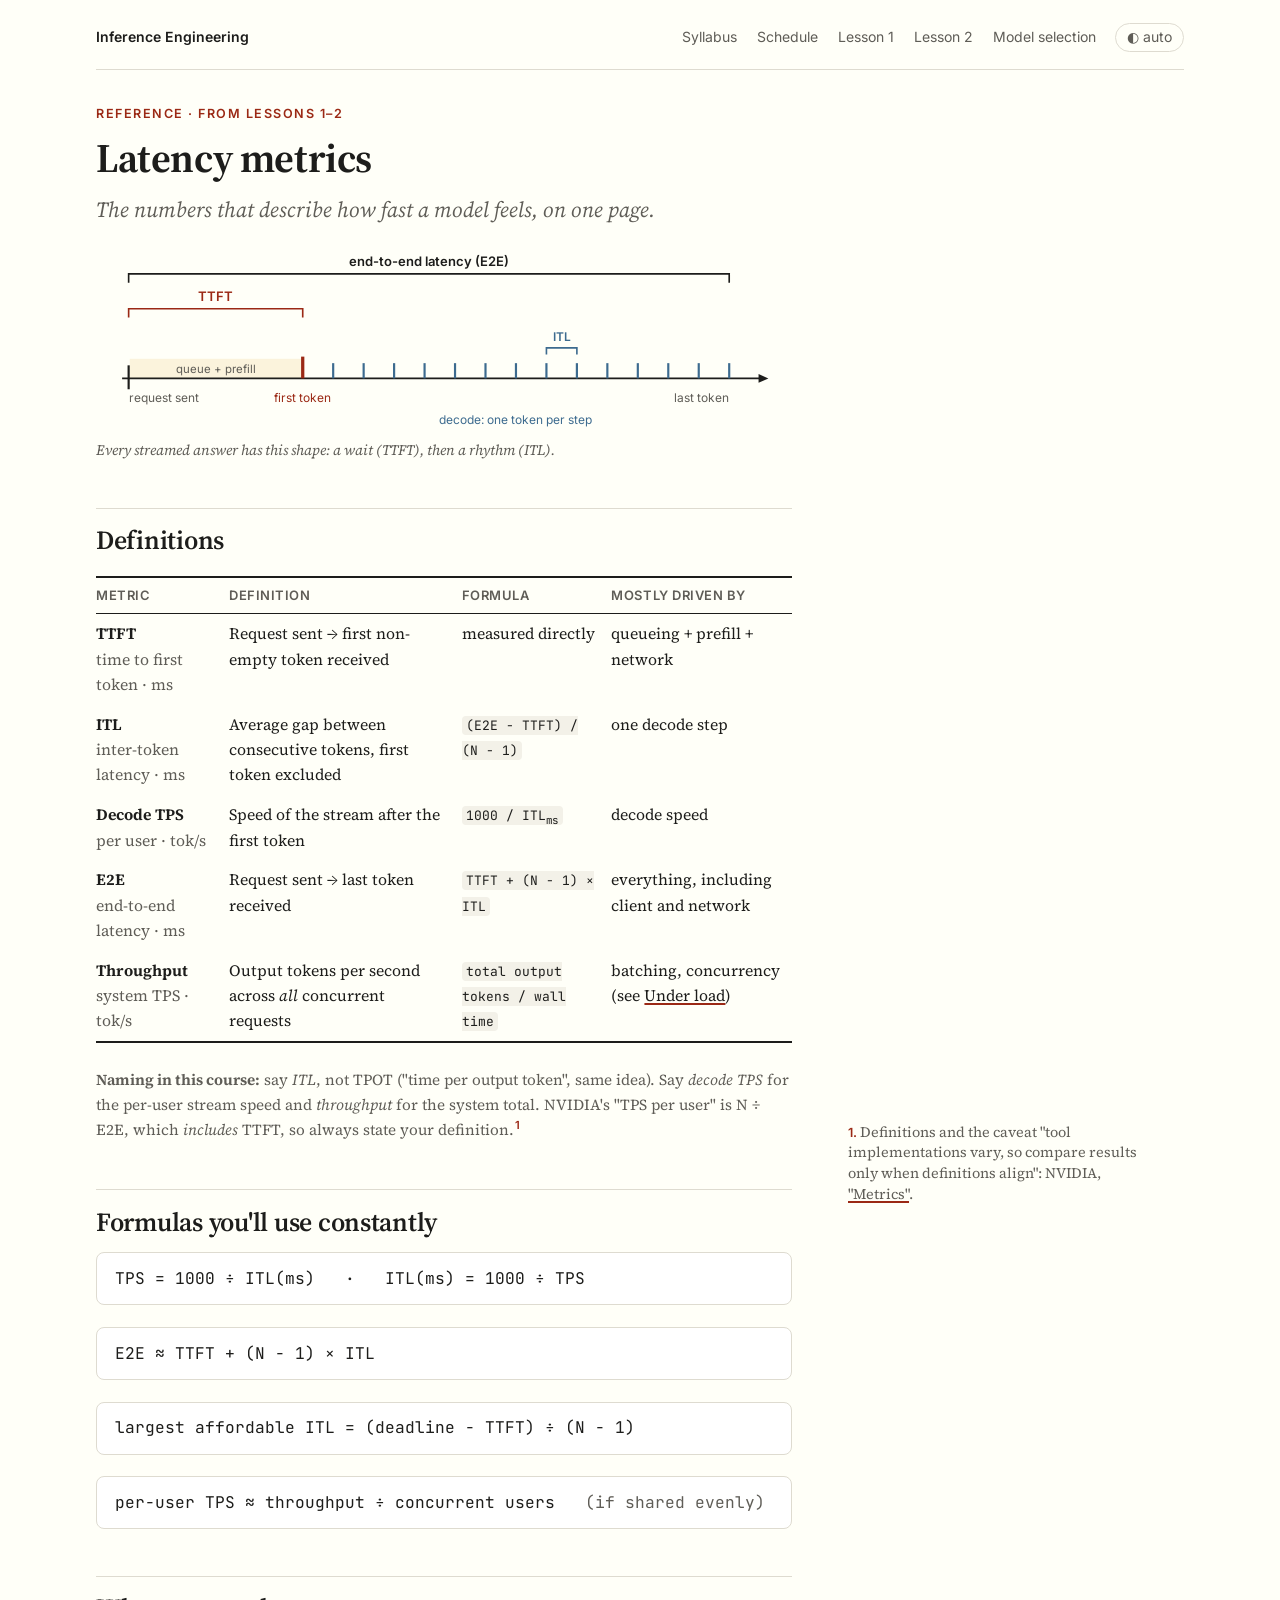
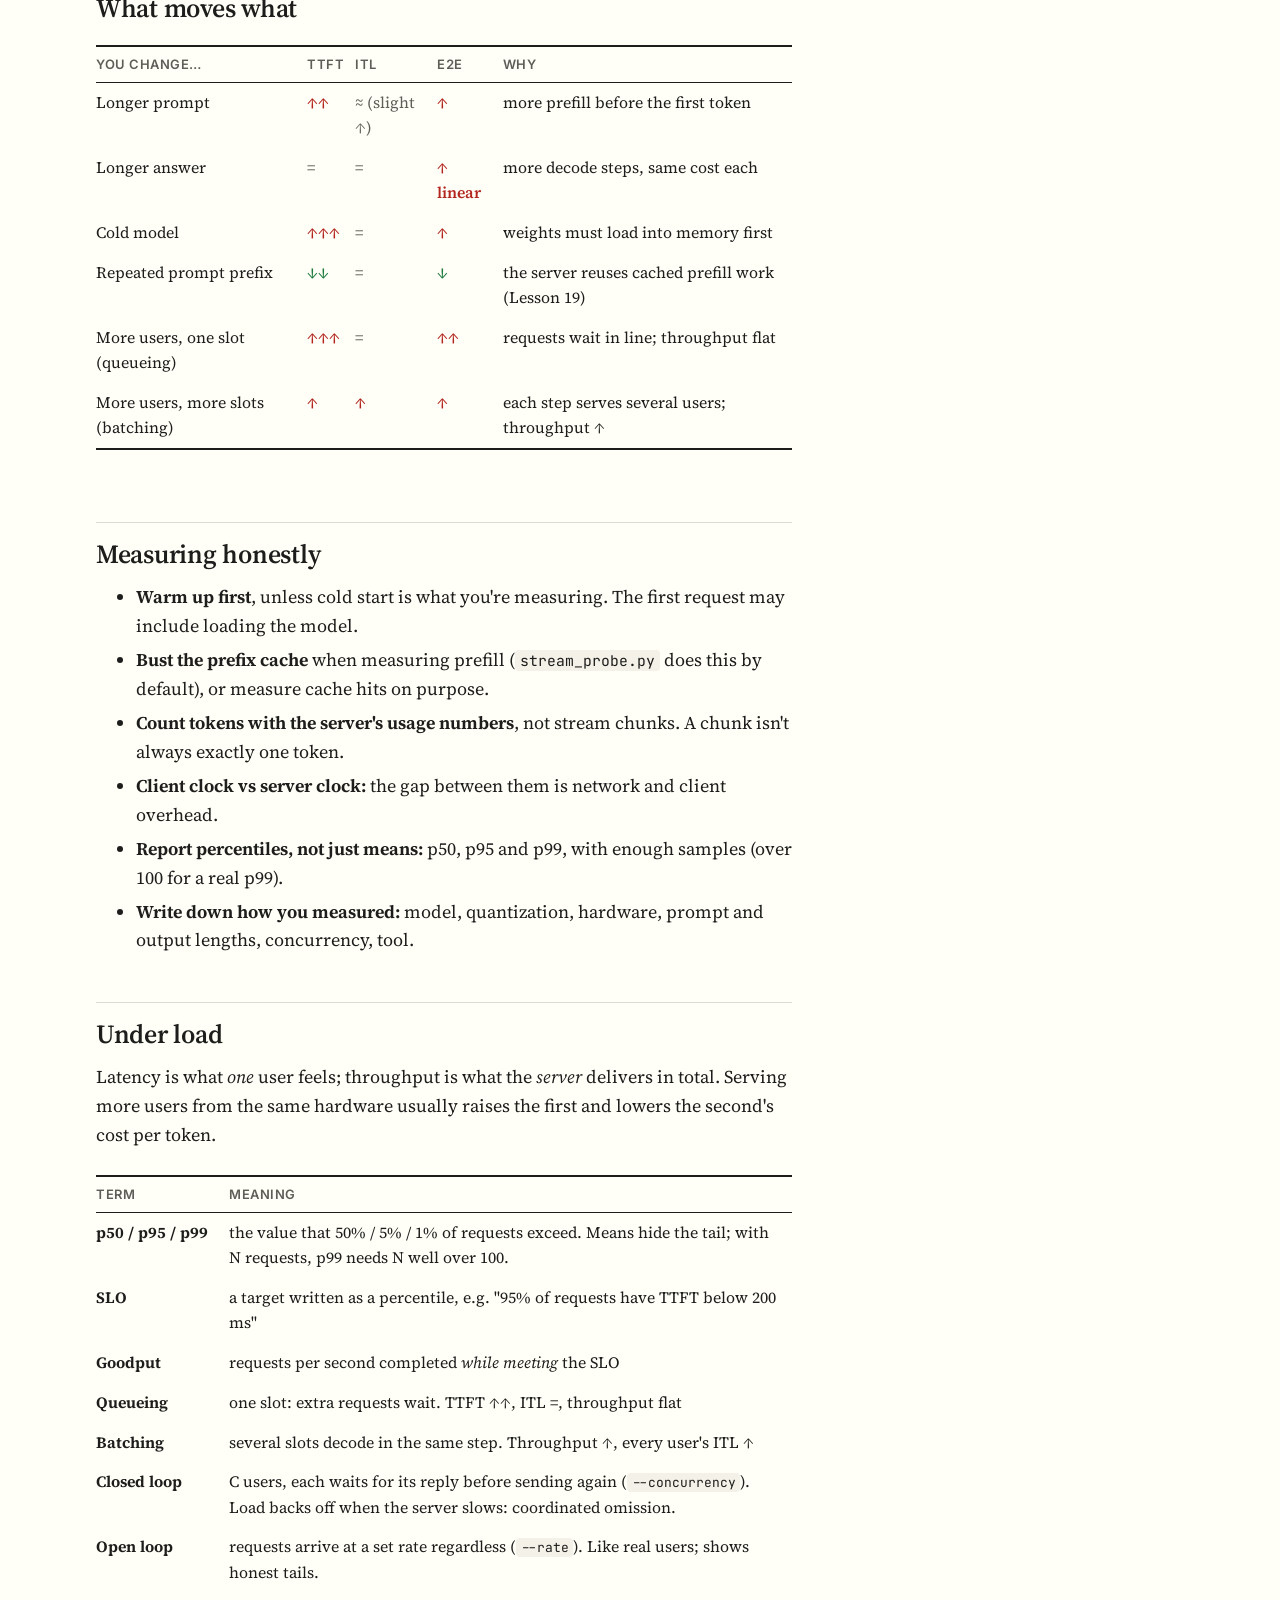
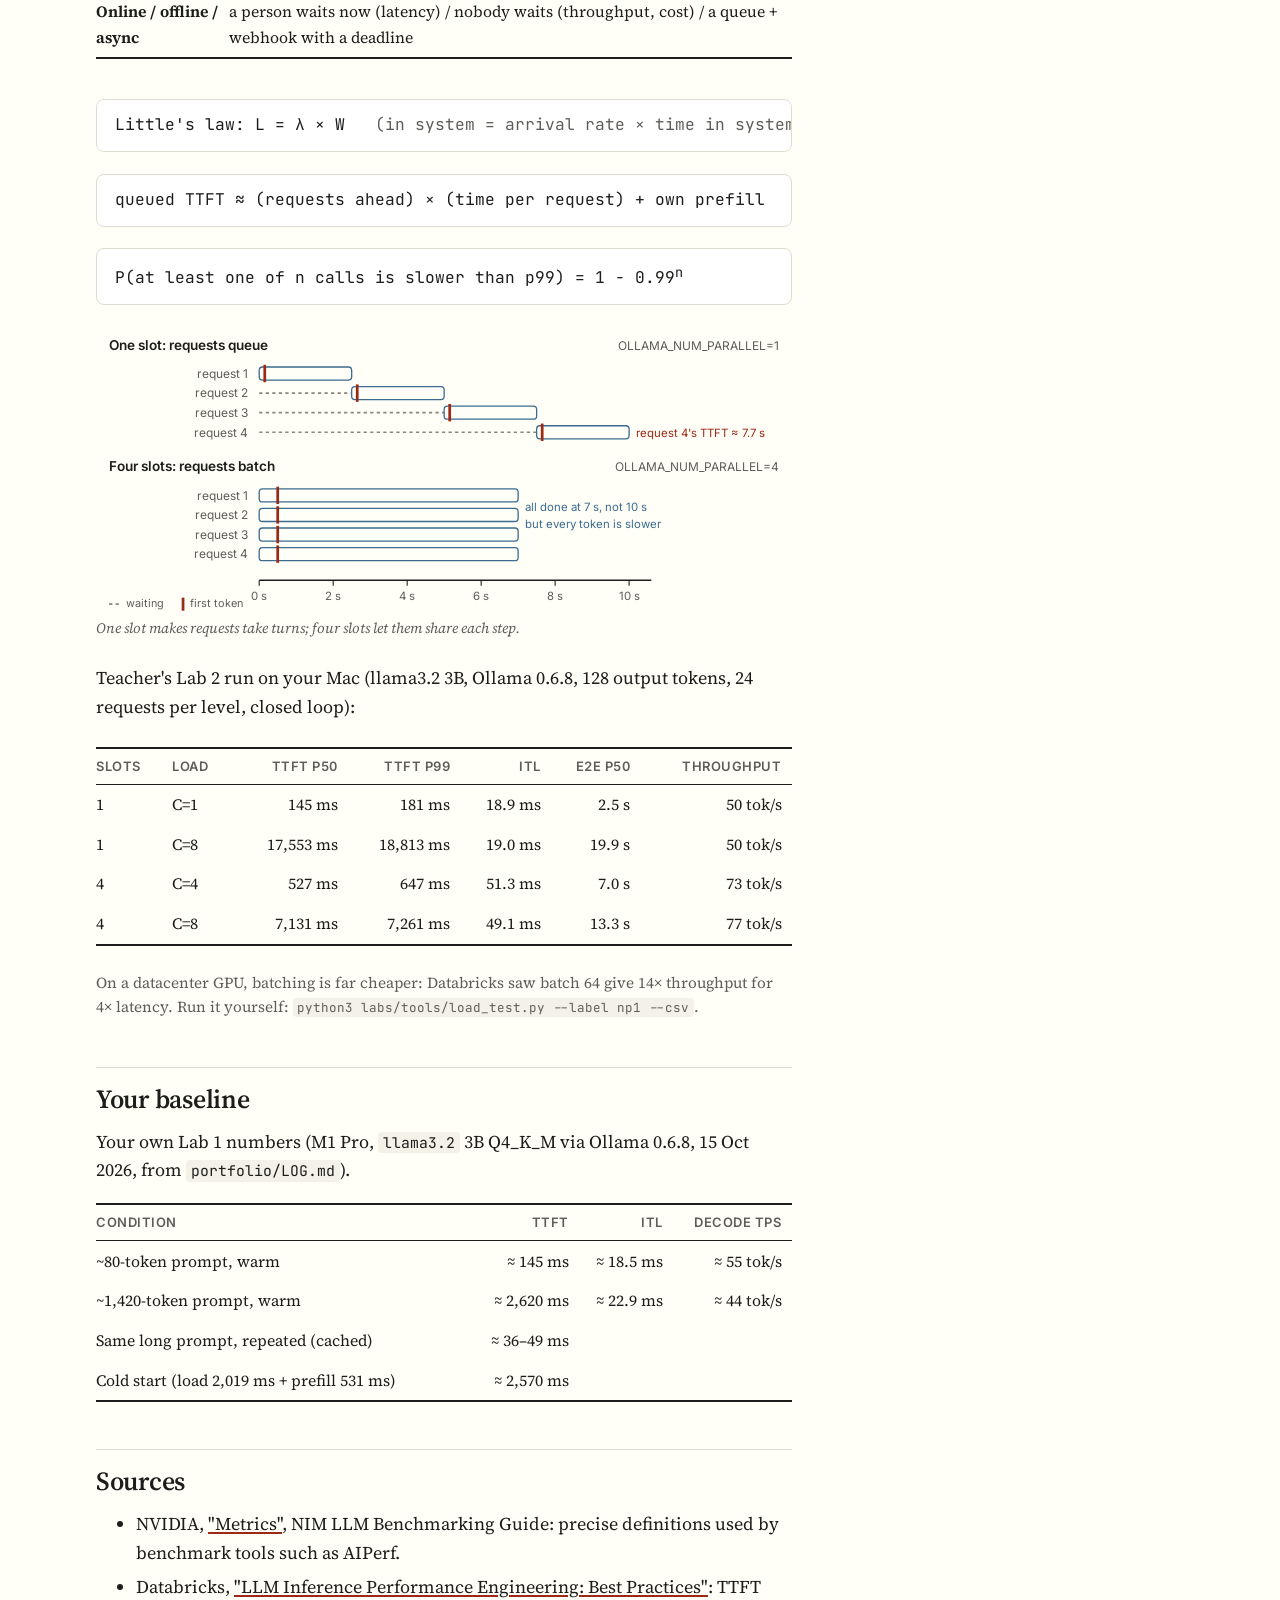
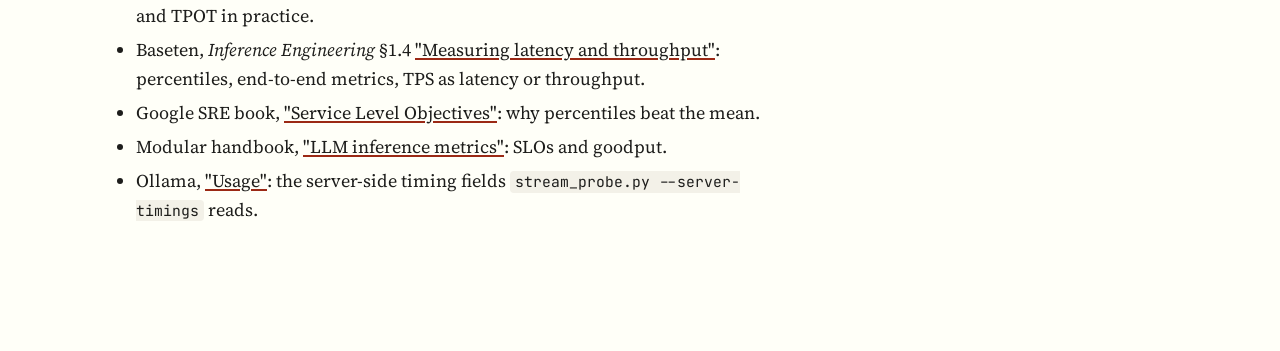
<file: reference/latency-metrics.html>
<!doctype html>
<html lang="en">
<head>
<meta charset="utf-8">
<meta name="viewport" content="width=device-width, initial-scale=1">
<title>Latency Metrics</title>
<link rel="stylesheet" href="../assets/course.css">
<style>
  .arrow-up { color: var(--bad); font-weight: 600; } .arrow-down { color: var(--ok); font-weight: 600; } .flat { color: var(--muted); }
</style>
</head>
<body data-root="../">
<div class="page">
  <nav class="topnav">
    <span class="brand">Inference Engineering</span>
    <a href="syllabus.html">Syllabus</a>
    <a href="schedule.html">Schedule</a>
    <a href="../lessons/0001-first-served-model.html">Lesson 1</a>
    <a href="../lessons/0002-latency-vs-throughput.html">Lesson 2</a>
    <a href="model-selection.html">Model selection</a>
    <button class="theme-toggle" type="button"></button>
  </nav>

  <article>
    <span class="eyebrow">Reference · from Lessons 1–2</span>
    <h1>Latency metrics</h1>
    <p class="subtitle">The numbers that describe how fast a model feels, on one page.</p>

    <figure data-diagram="stream-timeline">
      <figcaption>Every streamed answer has this shape: a wait (TTFT), then a rhythm (ITL).</figcaption>
    </figure>

    <h2>Definitions</h2>
    <div class="table-wrap">
    <table>
      <thead><tr><th>Metric</th><th>Definition</th><th>Formula</th><th>Mostly driven by</th></tr></thead>
      <tbody>
        <tr><td><strong>TTFT</strong><br><span class="muted">time to first token · ms</span></td><td>Request sent → first non-empty token received</td><td>measured directly</td><td>queueing + prefill + network</td></tr>
        <tr><td><strong>ITL</strong><br><span class="muted">inter-token latency · ms</span></td><td>Average gap between consecutive tokens, first token excluded</td><td><code>(E2E − TTFT) / (N − 1)</code></td><td>one decode step</td></tr>
        <tr><td><strong>Decode TPS</strong><br><span class="muted">per user · tok/s</span></td><td>Speed of the stream after the first token</td><td><code>1000 / ITL<sub>ms</sub></code></td><td>decode speed</td></tr>
        <tr><td><strong>E2E</strong><br><span class="muted">end-to-end latency · ms</span></td><td>Request sent → last token received</td><td><code>TTFT + (N − 1) × ITL</code></td><td>everything, including client and network</td></tr>
        <tr><td><strong>Throughput</strong><br><span class="muted">system TPS · tok/s</span></td><td>Output tokens per second across <em>all</em> concurrent requests</td><td><code>total output tokens / wall time</code></td><td>batching, concurrency (see <a href="#under-load">Under load</a>)</td></tr>
      </tbody>
    </table>
    </div>
    <p class="muted" style="font-size:.85rem"><strong>Naming in this course:</strong> say <em>ITL</em>, not TPOT ("time per output token", same idea). Say <em>decode TPS</em> for the per-user stream speed and <em>throughput</em> for the system total. NVIDIA's "TPS per user" is N ÷ E2E, which <em>includes</em> TTFT, so always state your definition.<span class="sn-ref"></span><span class="sidenote">Definitions and the caveat "tool implementations vary, so compare results only when definitions align": NVIDIA, <a href="https://docs.nvidia.com/nim/benchmarking/llm/metrics">"Metrics"</a>.</span></p>

    <h2>Formulas you'll use constantly</h2>
    <div class="formula">TPS = 1000 ÷ ITL(ms) &nbsp;&nbsp;·&nbsp;&nbsp; ITL(ms) = 1000 ÷ TPS</div>
    <div class="formula">E2E ≈ TTFT + (N − 1) × ITL</div>
    <div class="formula">largest affordable ITL = (deadline − TTFT) ÷ (N − 1)</div>
    <div class="formula">per-user TPS ≈ throughput ÷ concurrent users &nbsp;&nbsp;<span class="muted">(if shared evenly)</span></div>

    <h2>What moves what</h2>
    <div class="table-wrap">
    <table>
      <thead><tr><th>You change…</th><th>TTFT</th><th>ITL</th><th>E2E</th><th>Why</th></tr></thead>
      <tbody>
        <tr><td>Longer prompt</td><td class="arrow-up">↑↑</td><td class="flat">≈ (slight ↑)</td><td class="arrow-up">↑</td><td>more prefill before the first token</td></tr>
        <tr><td>Longer answer</td><td class="flat">=</td><td class="flat">=</td><td class="arrow-up">↑ linear</td><td>more decode steps, same cost each</td></tr>
        <tr><td>Cold model</td><td class="arrow-up">↑↑↑</td><td class="flat">=</td><td class="arrow-up">↑</td><td>weights must load into memory first</td></tr>
        <tr><td>Repeated prompt prefix</td><td class="arrow-down">↓↓</td><td class="flat">=</td><td class="arrow-down">↓</td><td>the server reuses cached prefill work (Lesson 19)</td></tr>
        <tr><td>More users, one slot (queueing)</td><td class="arrow-up">↑↑↑</td><td class="flat">=</td><td class="arrow-up">↑↑</td><td>requests wait in line; throughput flat</td></tr>
        <tr><td>More users, more slots (batching)</td><td class="arrow-up">↑</td><td class="arrow-up">↑</td><td class="arrow-up">↑</td><td>each step serves several users; throughput ↑</td></tr>
      </tbody>
    </table>
    </div>

    <h2>Measuring honestly</h2>
    <ul>
      <li><strong>Warm up first</strong>, unless cold start is what you're measuring. The first request may include loading the model.</li>
      <li><strong>Bust the prefix cache</strong> when measuring prefill (<code>stream_probe.py</code> does this by default), or measure cache hits on purpose.</li>
      <li><strong>Count tokens with the server's usage numbers</strong>, not stream chunks. A chunk isn't always exactly one token.</li>
      <li><strong>Client clock vs server clock:</strong> the gap between them is network and client overhead.</li>
      <li><strong>Report percentiles, not just means:</strong> p50, p95 and p99, with enough samples (over 100 for a real p99).</li>
      <li><strong>Write down how you measured:</strong> model, quantization, hardware, prompt and output lengths, concurrency, tool.</li>
    </ul>

    <h2 id="under-load">Under load</h2>
    <p>Latency is what <em>one</em> user feels; throughput is what the <em>server</em> delivers in total. Serving more users from the same hardware usually raises the first and lowers the second's cost per token.</p>
    <div class="table-wrap">
    <table>
      <thead><tr><th>Term</th><th>Meaning</th></tr></thead>
      <tbody>
        <tr><td><strong>p50 / p95 / p99</strong></td><td>the value that 50% / 5% / 1% of requests exceed. Means hide the tail; with N requests, p99 needs N well over 100.</td></tr>
        <tr><td><strong>SLO</strong></td><td>a target written as a percentile, e.g. "95% of requests have TTFT below 200 ms"</td></tr>
        <tr><td><strong>Goodput</strong></td><td>requests per second completed <em>while meeting</em> the SLO</td></tr>
        <tr><td><strong>Queueing</strong></td><td>one slot: extra requests wait. TTFT ↑↑, ITL =, throughput flat</td></tr>
        <tr><td><strong>Batching</strong></td><td>several slots decode in the same step. Throughput ↑, every user's ITL ↑</td></tr>
        <tr><td><strong>Closed loop</strong></td><td>C users, each waits for its reply before sending again (<code>--concurrency</code>). Load backs off when the server slows: coordinated omission.</td></tr>
        <tr><td><strong>Open loop</strong></td><td>requests arrive at a set rate regardless (<code>--rate</code>). Like real users; shows honest tails.</td></tr>
        <tr><td><strong>Online / offline / async</strong></td><td>a person waits now (latency) / nobody waits (throughput, cost) / a queue + webhook with a deadline</td></tr>
      </tbody>
    </table>
    </div>
    <div class="formula">Little's law: L = λ × W &nbsp;&nbsp;<span class="muted">(in system = arrival rate × time in system)</span></div>
    <div class="formula">queued TTFT ≈ (requests ahead) × (time per request) + own prefill</div>
    <div class="formula">P(at least one of n calls is slower than p99) = 1 − 0.99<sup>n</sup></div>
    <figure data-diagram="queue-vs-batch">
      <figcaption>One slot makes requests take turns; four slots let them share each step.</figcaption>
    </figure>
    <p>Teacher's Lab 2 run on your Mac (llama3.2 3B, Ollama 0.6.8, 128 output tokens, 24 requests per level, closed loop):</p>
    <div class="table-wrap">
    <table>
      <thead><tr><th>Slots</th><th>Load</th><th class="num">TTFT p50</th><th class="num">TTFT p99</th><th class="num">ITL</th><th class="num">E2E p50</th><th class="num">Throughput</th></tr></thead>
      <tbody>
        <tr><td>1</td><td>C=1</td><td class="num">145 ms</td><td class="num">181 ms</td><td class="num">18.9 ms</td><td class="num">2.5 s</td><td class="num">50 tok/s</td></tr>
        <tr><td>1</td><td>C=8</td><td class="num">17,553 ms</td><td class="num">18,813 ms</td><td class="num">19.0 ms</td><td class="num">19.9 s</td><td class="num">50 tok/s</td></tr>
        <tr><td>4</td><td>C=4</td><td class="num">527 ms</td><td class="num">647 ms</td><td class="num">51.3 ms</td><td class="num">7.0 s</td><td class="num">73 tok/s</td></tr>
        <tr><td>4</td><td>C=8</td><td class="num">7,131 ms</td><td class="num">7,261 ms</td><td class="num">49.1 ms</td><td class="num">13.3 s</td><td class="num">77 tok/s</td></tr>
      </tbody>
    </table>
    </div>
    <p class="muted" style="font-size:.85rem">On a datacenter GPU, batching is far cheaper: Databricks saw batch 64 give 14× throughput for 4× latency. Run it yourself: <code>python3 labs/tools/load_test.py --label np1 --csv</code>.</p>

    <h2>Your baseline</h2>
    <p>Your own Lab 1 numbers (M1 Pro, <code>llama3.2</code> 3B Q4_K_M via Ollama 0.6.8, 15 Oct 2026, from <code>portfolio/LOG.md</code>).</p>
    <table>
      <thead><tr><th>Condition</th><th class="num">TTFT</th><th class="num">ITL</th><th class="num">Decode TPS</th></tr></thead>
      <tbody>
        <tr><td>~80-token prompt, warm</td><td class="num">≈ 145 ms</td><td class="num">≈ 18.5 ms</td><td class="num">≈ 55 tok/s</td></tr>
        <tr><td>~1,420-token prompt, warm</td><td class="num">≈ 2,620 ms</td><td class="num">≈ 22.9 ms</td><td class="num">≈ 44 tok/s</td></tr>
        <tr><td>Same long prompt, repeated (cached)</td><td class="num">≈ 36–49 ms</td><td class="num"></td><td class="num"></td></tr>
        <tr><td>Cold start (load 2,019 ms + prefill 531 ms)</td><td class="num">≈ 2,570 ms</td><td class="num"></td><td class="num"></td></tr>
      </tbody>
    </table>

    <h2>Sources</h2>
    <ul>
      <li>NVIDIA, <a href="https://docs.nvidia.com/nim/benchmarking/llm/metrics">"Metrics"</a>, NIM LLM Benchmarking Guide: precise definitions used by benchmark tools such as AIPerf.</li>
      <li>Databricks, <a href="https://www.databricks.com/blog/llm-inference-performance-engineering-best-practices">"LLM Inference Performance Engineering: Best Practices"</a>: TTFT and TPOT in practice.</li>
      <li>Baseten, <em>Inference Engineering</em> §1.4 <a href="https://www.baseten.co/inference-engineering/book/01-prerequisites/measuring-latency-and-throughput/">"Measuring latency and throughput"</a>: percentiles, end-to-end metrics, TPS as latency or throughput.</li>
      <li>Google SRE book, <a href="https://sre.google/sre-book/service-level-objectives/">"Service Level Objectives"</a>: why percentiles beat the mean.</li>
      <li>Modular handbook, <a href="https://handbook.modular.com/llm-inference-basics/llm-inference-metrics/">"LLM inference metrics"</a>: SLOs and goodput.</li>
      <li>Ollama, <a href="https://docs.ollama.com/api/usage">"Usage"</a>: the server-side timing fields <code>stream_probe.py --server-timings</code> reads.</li>
    </ul>
  </article>
</div>
<script src="../assets/diagrams.js"></script>
<script src="../assets/components.js"></script>
</body>
</html>
</file>
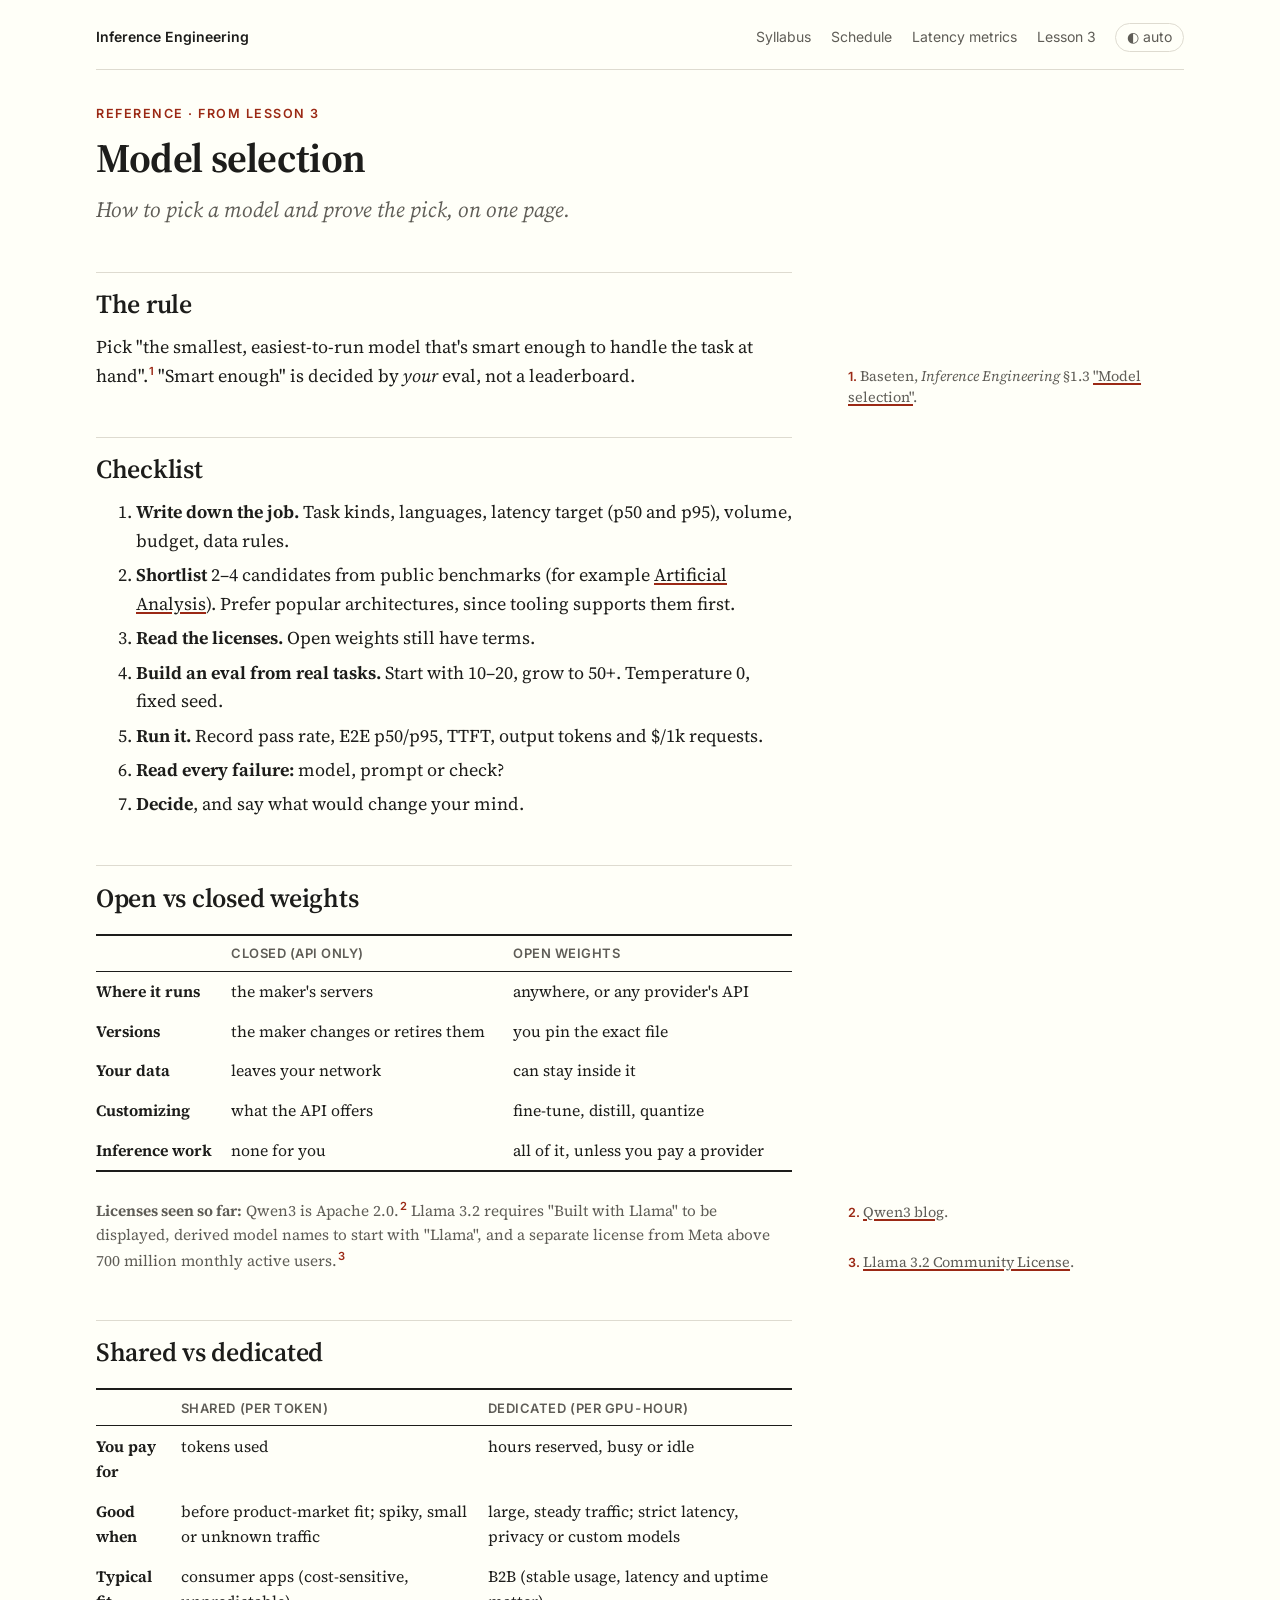
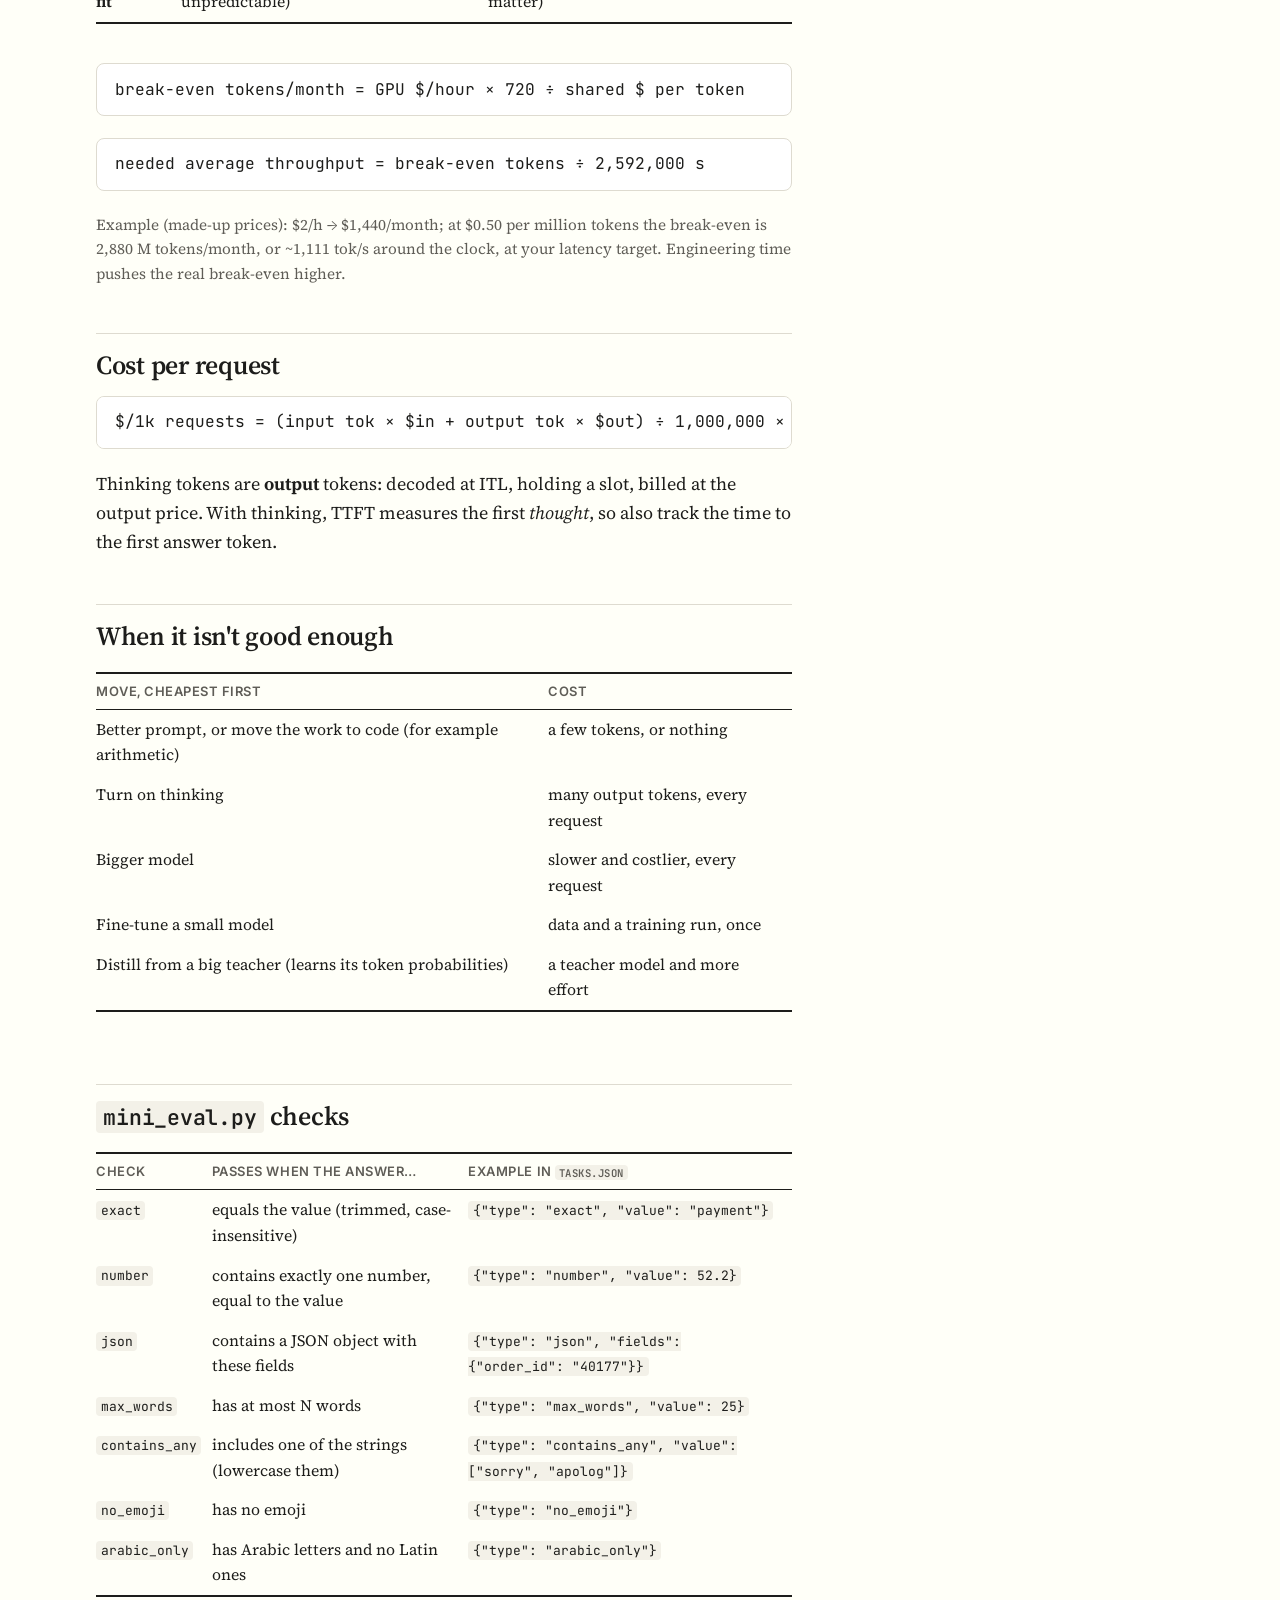
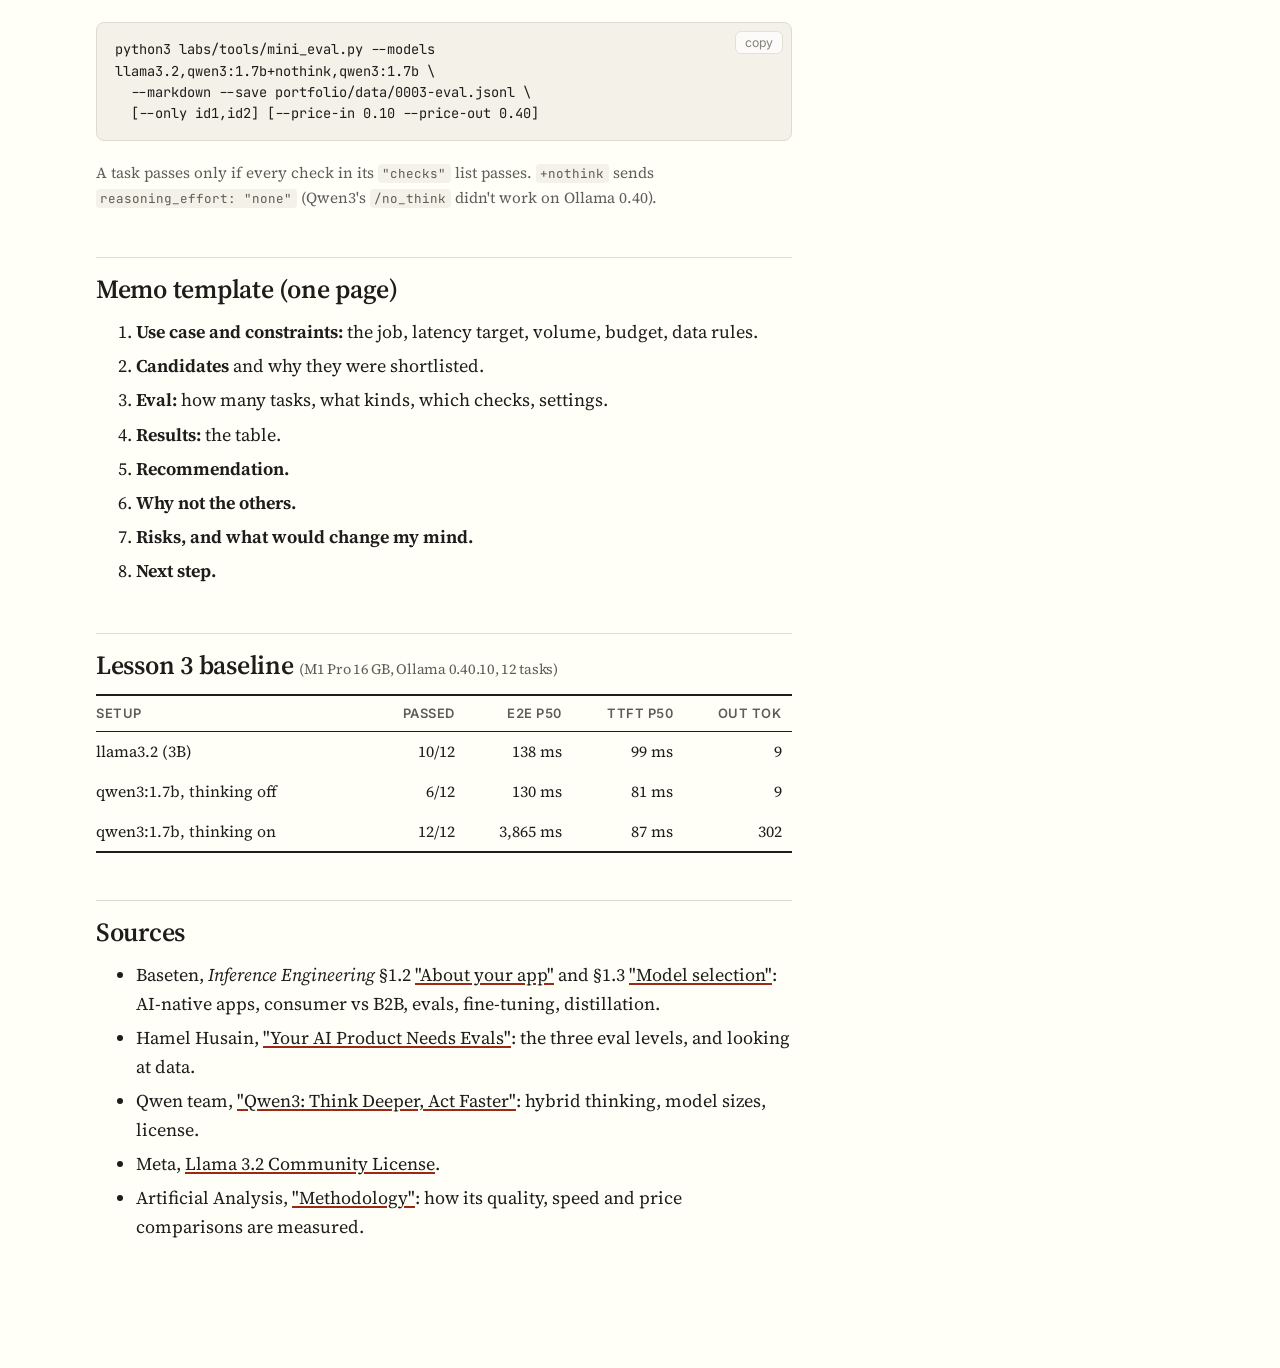
<file: reference/model-selection.html>
<!doctype html>
<html lang="en">
<head>
<meta charset="utf-8">
<meta name="viewport" content="width=device-width, initial-scale=1">
<title>Model Selection</title>
<link rel="stylesheet" href="../assets/course.css">
</head>
<body data-root="../">
<div class="page">
  <nav class="topnav">
    <span class="brand">Inference Engineering</span>
    <a href="syllabus.html">Syllabus</a>
    <a href="schedule.html">Schedule</a>
    <a href="latency-metrics.html">Latency metrics</a>
    <a href="../lessons/0003-choosing-a-model.html">Lesson 3</a>
    <button class="theme-toggle" type="button"></button>
  </nav>

  <article>
    <span class="eyebrow">Reference · from Lesson 3</span>
    <h1>Model selection</h1>
    <p class="subtitle">How to pick a model and prove the pick, on one page.</p>

    <h2>The rule</h2>
    <p>Pick "the smallest, easiest-to-run model that's smart enough to handle the task at hand".<span class="sn-ref"></span><span class="sidenote">Baseten, <em>Inference Engineering</em> §1.3 <a href="https://www.baseten.co/inference-engineering/book/01-prerequisites/model-selection/">"Model selection"</a>.</span> "Smart enough" is decided by <em>your</em> eval, not a leaderboard.</p>

    <h2>Checklist</h2>
    <ol>
      <li><strong>Write down the job.</strong> Task kinds, languages, latency target (p50 and p95), volume, budget, data rules.</li>
      <li><strong>Shortlist</strong> 2–4 candidates from public benchmarks (for example <a href="https://artificialanalysis.ai/methodology">Artificial Analysis</a>). Prefer popular architectures, since tooling supports them first.</li>
      <li><strong>Read the licenses.</strong> Open weights still have terms.</li>
      <li><strong>Build an eval from real tasks.</strong> Start with 10–20, grow to 50+. Temperature 0, fixed seed.</li>
      <li><strong>Run it.</strong> Record pass rate, E2E p50/p95, TTFT, output tokens and $/1k requests.</li>
      <li><strong>Read every failure:</strong> model, prompt or check?</li>
      <li><strong>Decide</strong>, and say what would change your mind.</li>
    </ol>

    <h2>Open vs closed weights</h2>
    <div class="table-wrap">
    <table>
      <thead><tr><th></th><th>Closed (API only)</th><th>Open weights</th></tr></thead>
      <tbody>
        <tr><td><strong>Where it runs</strong></td><td>the maker's servers</td><td>anywhere, or any provider's API</td></tr>
        <tr><td><strong>Versions</strong></td><td>the maker changes or retires them</td><td>you pin the exact file</td></tr>
        <tr><td><strong>Your data</strong></td><td>leaves your network</td><td>can stay inside it</td></tr>
        <tr><td><strong>Customizing</strong></td><td>what the API offers</td><td>fine-tune, distill, quantize</td></tr>
        <tr><td><strong>Inference work</strong></td><td>none for you</td><td>all of it, unless you pay a provider</td></tr>
      </tbody>
    </table>
    </div>
    <p class="muted" style="font-size:.85rem"><strong>Licenses seen so far:</strong> Qwen3 is Apache 2.0.<span class="sn-ref"></span><span class="sidenote"><a href="https://qwenlm.github.io/blog/qwen3/">Qwen3 blog</a>.</span> Llama 3.2 requires "Built with Llama" to be displayed, derived model names to start with "Llama", and a separate license from Meta above 700 million monthly active users.<span class="sn-ref"></span><span class="sidenote"><a href="https://github.com/meta-llama/llama-models/blob/main/models/llama3_2/LICENSE">Llama 3.2 Community License</a>.</span></p>

    <h2>Shared vs dedicated</h2>
    <div class="table-wrap">
    <table>
      <thead><tr><th></th><th>Shared (per token)</th><th>Dedicated (per GPU-hour)</th></tr></thead>
      <tbody>
        <tr><td><strong>You pay for</strong></td><td>tokens used</td><td>hours reserved, busy or idle</td></tr>
        <tr><td><strong>Good when</strong></td><td>before product-market fit; spiky, small or unknown traffic</td><td>large, steady traffic; strict latency, privacy or custom models</td></tr>
        <tr><td><strong>Typical fit</strong></td><td>consumer apps (cost-sensitive, unpredictable)</td><td>B2B (stable usage, latency and uptime matter)</td></tr>
      </tbody>
    </table>
    </div>
    <div class="formula">break-even tokens/month = GPU $/hour × 720 ÷ shared $ per token</div>
    <div class="formula">needed average throughput = break-even tokens ÷ 2,592,000 s</div>
    <p class="muted" style="font-size:.85rem">Example (made-up prices): $2/h → $1,440/month; at $0.50 per million tokens the break-even is 2,880 M tokens/month, or ~1,111 tok/s around the clock, at your latency target. Engineering time pushes the real break-even higher.</p>

    <h2>Cost per request</h2>
    <div class="formula">$/1k requests = (input tok × $in + output tok × $out) ÷ 1,000,000 × 1,000</div>
    <p>Thinking tokens are <strong>output</strong> tokens: decoded at ITL, holding a slot, billed at the output price. With thinking, TTFT measures the first <em>thought</em>, so also track the time to the first answer token.</p>

    <h2>When it isn't good enough</h2>
    <div class="table-wrap">
    <table>
      <thead><tr><th>Move, cheapest first</th><th>Cost</th></tr></thead>
      <tbody>
        <tr><td>Better prompt, or move the work to code (for example arithmetic)</td><td>a few tokens, or nothing</td></tr>
        <tr><td>Turn on thinking</td><td>many output tokens, every request</td></tr>
        <tr><td>Bigger model</td><td>slower and costlier, every request</td></tr>
        <tr><td>Fine-tune a small model</td><td>data and a training run, once</td></tr>
        <tr><td>Distill from a big teacher (learns its token probabilities)</td><td>a teacher model and more effort</td></tr>
      </tbody>
    </table>
    </div>

    <h2><code>mini_eval.py</code> checks</h2>
    <div class="table-wrap">
    <table>
      <thead><tr><th>Check</th><th>Passes when the answer…</th><th>Example in <code>tasks.json</code></th></tr></thead>
      <tbody>
        <tr><td><code>exact</code></td><td>equals the value (trimmed, case-insensitive)</td><td><code>{"type": "exact", "value": "payment"}</code></td></tr>
        <tr><td><code>number</code></td><td>contains exactly one number, equal to the value</td><td><code>{"type": "number", "value": 52.2}</code></td></tr>
        <tr><td><code>json</code></td><td>contains a JSON object with these fields</td><td><code>{"type": "json", "fields": {"order_id": "40177"}}</code></td></tr>
        <tr><td><code>max_words</code></td><td>has at most N words</td><td><code>{"type": "max_words", "value": 25}</code></td></tr>
        <tr><td><code>contains_any</code></td><td>includes one of the strings (lowercase them)</td><td><code>{"type": "contains_any", "value": ["sorry", "apolog"]}</code></td></tr>
        <tr><td><code>no_emoji</code></td><td>has no emoji</td><td><code>{"type": "no_emoji"}</code></td></tr>
        <tr><td><code>arabic_only</code></td><td>has Arabic letters and no Latin ones</td><td><code>{"type": "arabic_only"}</code></td></tr>
      </tbody>
    </table>
    </div>
<pre><code>python3 labs/tools/mini_eval.py --models llama3.2,qwen3:1.7b+nothink,qwen3:1.7b \
  --markdown --save portfolio/data/0003-eval.jsonl \
  [--only id1,id2] [--price-in 0.10 --price-out 0.40]</code></pre>
    <p class="muted" style="font-size:.85rem">A task passes only if every check in its <code>"checks"</code> list passes. <code>+nothink</code> sends <code>reasoning_effort: "none"</code> (Qwen3's <code>/no_think</code> didn't work on Ollama 0.40).</p>

    <h2>Memo template (one page)</h2>
    <ol>
      <li><strong>Use case and constraints:</strong> the job, latency target, volume, budget, data rules.</li>
      <li><strong>Candidates</strong> and why they were shortlisted.</li>
      <li><strong>Eval:</strong> how many tasks, what kinds, which checks, settings.</li>
      <li><strong>Results:</strong> the table.</li>
      <li><strong>Recommendation.</strong></li>
      <li><strong>Why not the others.</strong></li>
      <li><strong>Risks, and what would change my mind.</strong></li>
      <li><strong>Next step.</strong></li>
    </ol>

    <h2>Lesson 3 baseline <span class="muted" style="font-size:.8rem;font-weight:400">(M1 Pro 16 GB, Ollama 0.40.10, 12 tasks)</span></h2>
    <table>
      <thead><tr><th>Setup</th><th class="num">Passed</th><th class="num">E2E p50</th><th class="num">TTFT p50</th><th class="num">Out tok</th></tr></thead>
      <tbody>
        <tr><td>llama3.2 (3B)</td><td class="num">10/12</td><td class="num">138 ms</td><td class="num">99 ms</td><td class="num">9</td></tr>
        <tr><td>qwen3:1.7b, thinking off</td><td class="num">6/12</td><td class="num">130 ms</td><td class="num">81 ms</td><td class="num">9</td></tr>
        <tr><td>qwen3:1.7b, thinking on</td><td class="num">12/12</td><td class="num">3,865&nbsp;ms</td><td class="num">87 ms</td><td class="num">302</td></tr>
      </tbody>
    </table>

    <h2>Sources</h2>
    <ul>
      <li>Baseten, <em>Inference Engineering</em> §1.2 <a href="https://www.baseten.co/inference-engineering/book/01-prerequisites/about-your-app/">"About your app"</a> and §1.3 <a href="https://www.baseten.co/inference-engineering/book/01-prerequisites/model-selection/">"Model selection"</a>: AI-native apps, consumer vs B2B, evals, fine-tuning, distillation.</li>
      <li>Hamel Husain, <a href="https://hamel.dev/blog/posts/evals/">"Your AI Product Needs Evals"</a>: the three eval levels, and looking at data.</li>
      <li>Qwen team, <a href="https://qwenlm.github.io/blog/qwen3/">"Qwen3: Think Deeper, Act Faster"</a>: hybrid thinking, model sizes, license.</li>
      <li>Meta, <a href="https://github.com/meta-llama/llama-models/blob/main/models/llama3_2/LICENSE">Llama 3.2 Community License</a>.</li>
      <li>Artificial Analysis, <a href="https://artificialanalysis.ai/methodology">"Methodology"</a>: how its quality, speed and price comparisons are measured.</li>
    </ul>
  </article>
</div>
<script src="../assets/diagrams.js"></script>
<script src="../assets/components.js"></script>
</body>
</html>
</file>
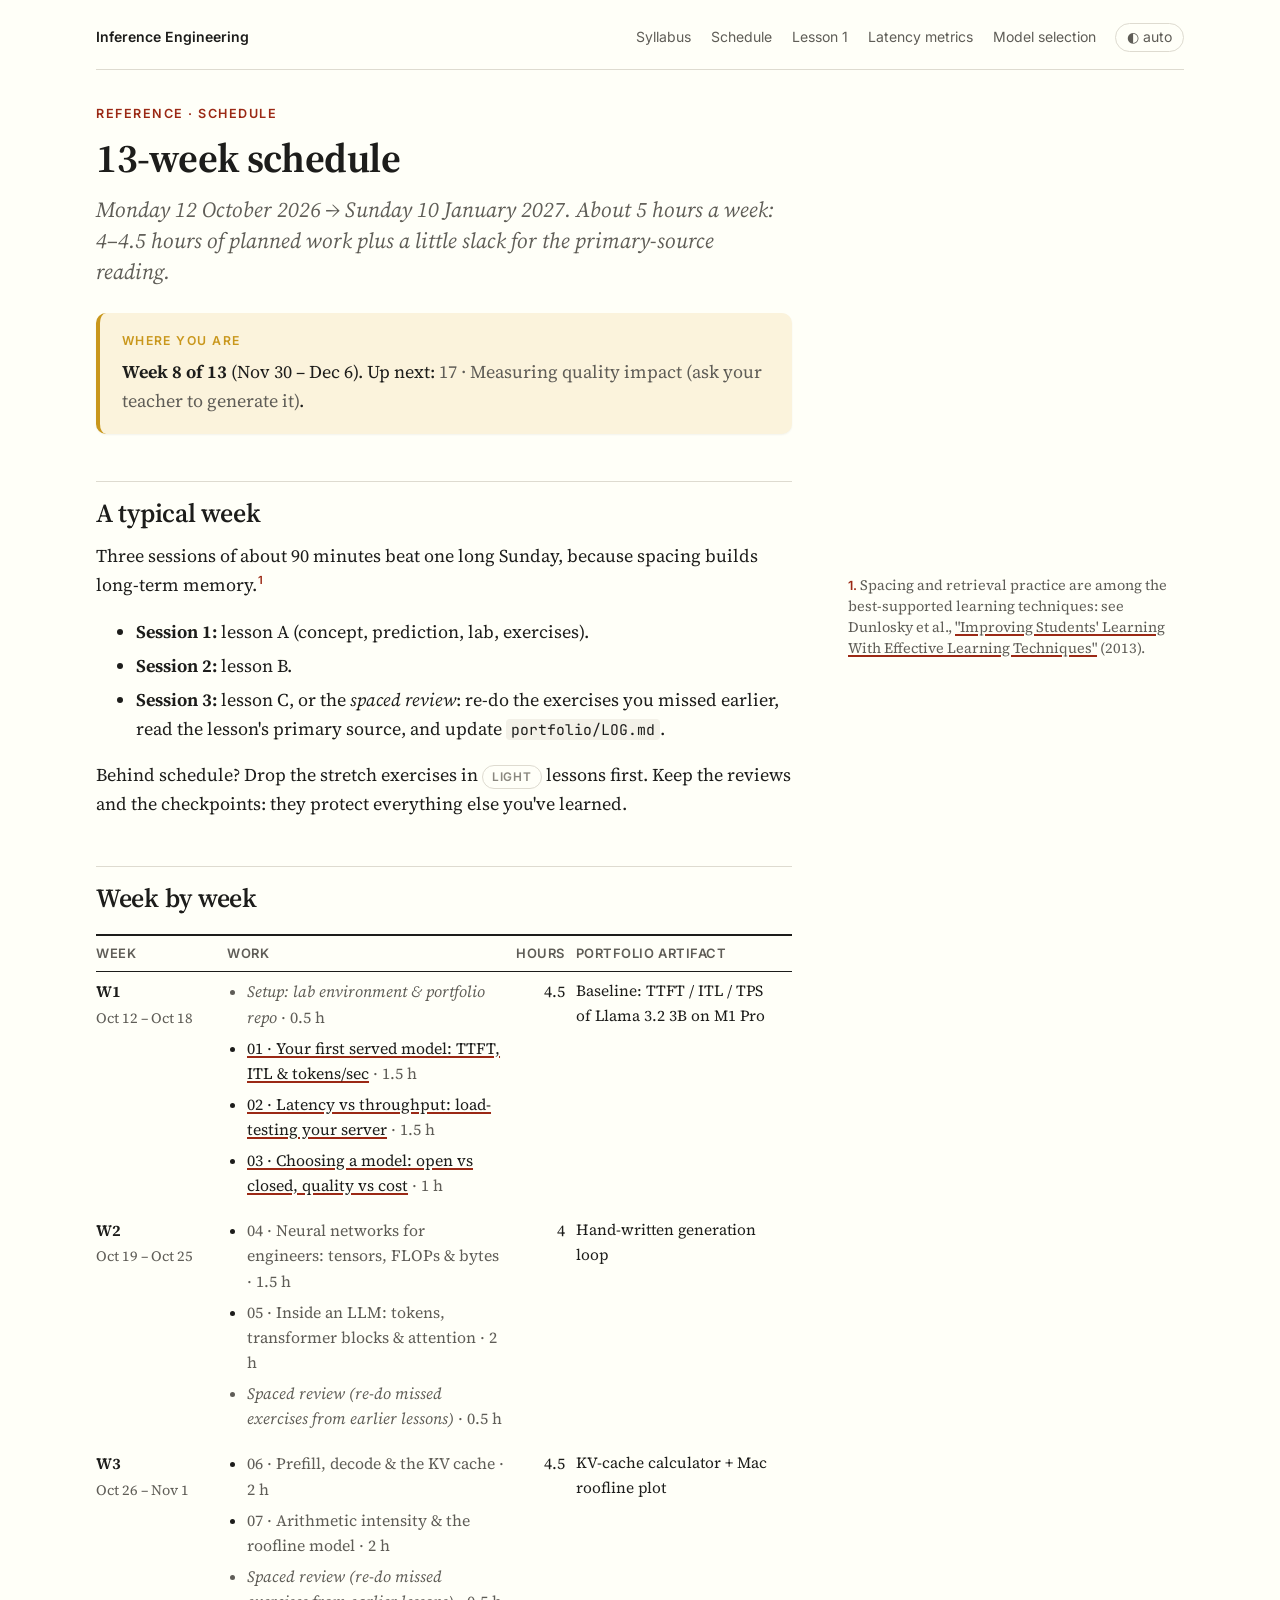
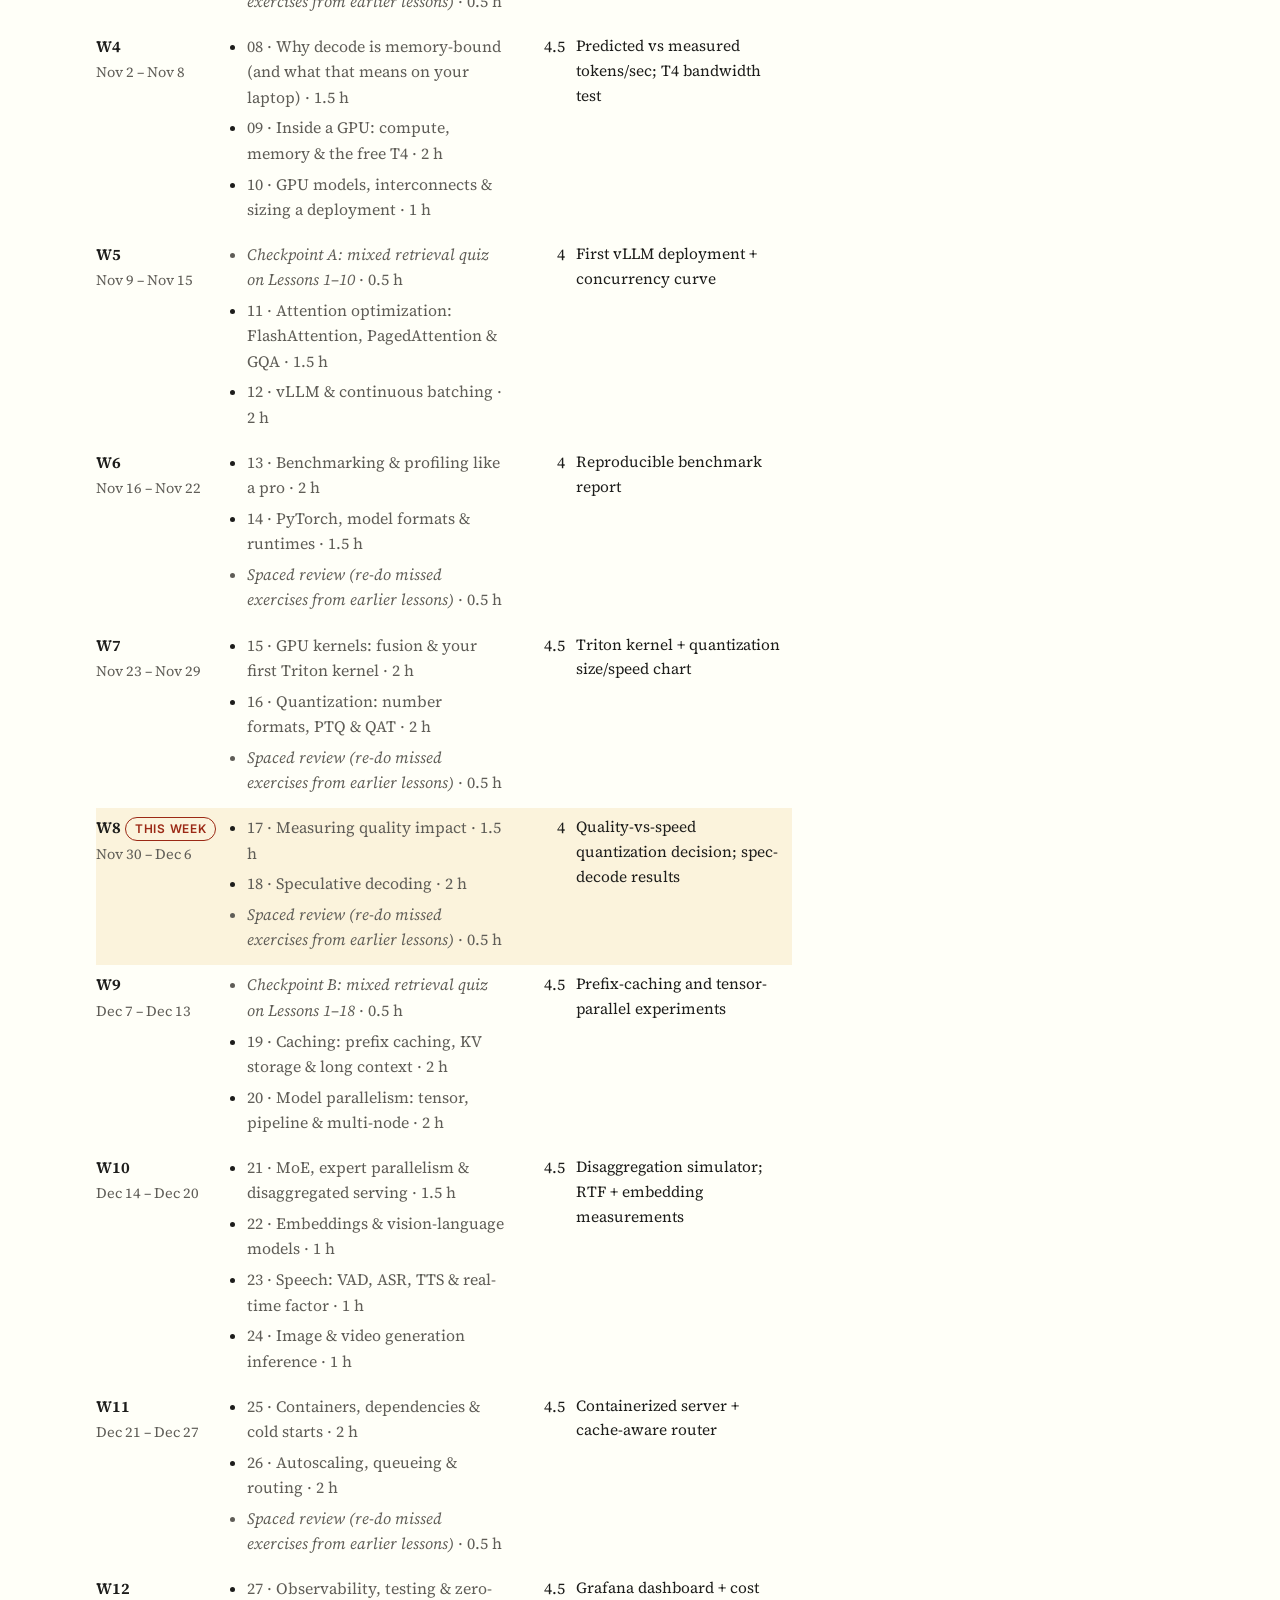
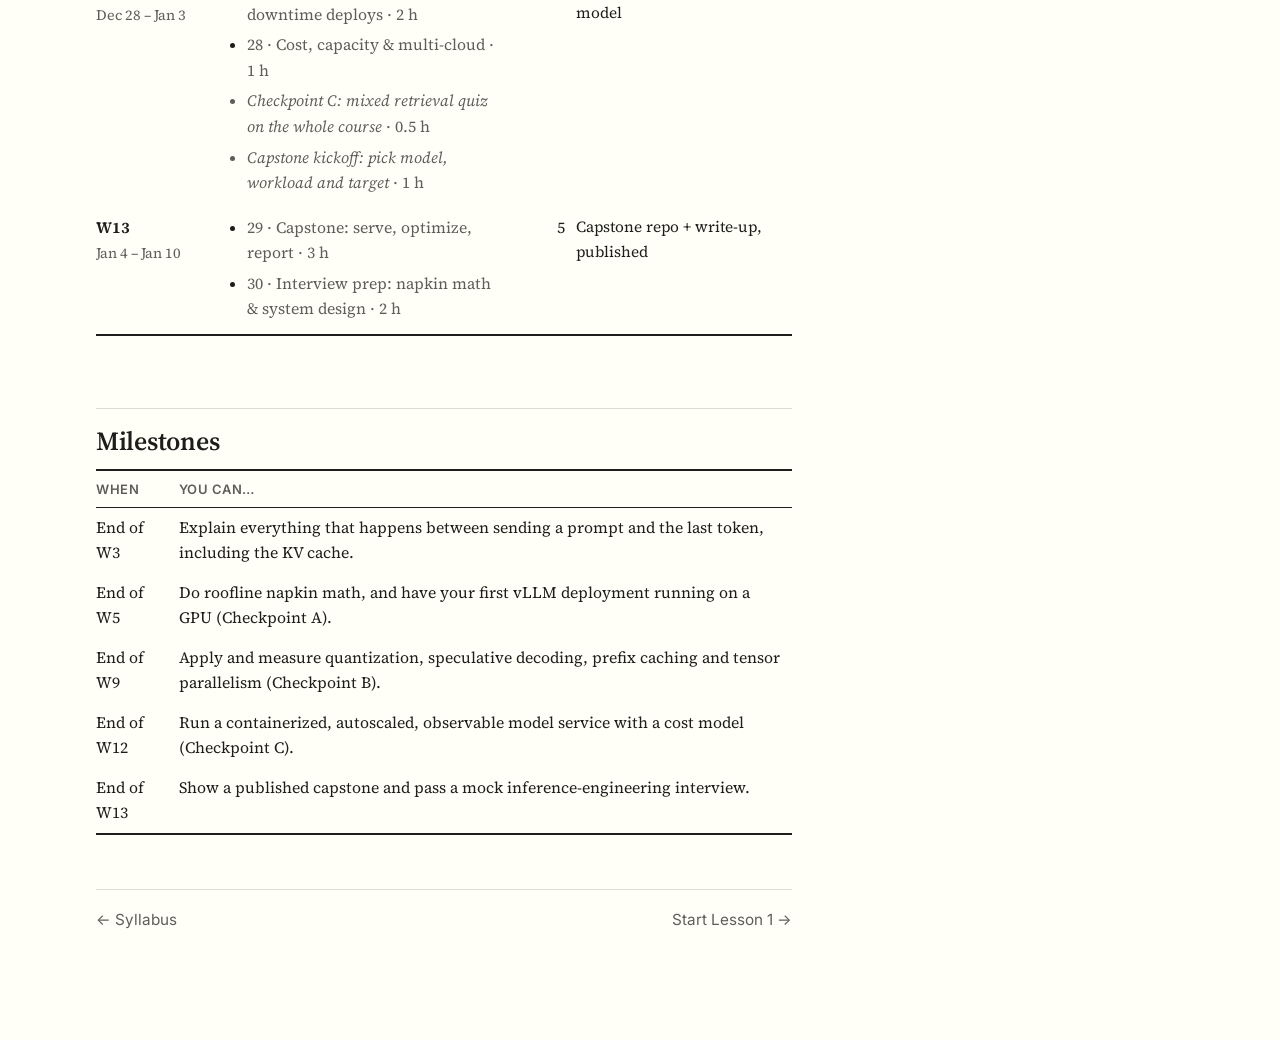
<file: reference/schedule.html>
<!doctype html>
<html lang="en">
<head>
<meta charset="utf-8">
<meta name="viewport" content="width=device-width, initial-scale=1">
<title>13-Week Schedule</title>
<link rel="stylesheet" href="../assets/course.css">
</head>
<body data-root="../">
<div class="page">
  <nav class="topnav">
    <span class="brand">Inference Engineering</span>
    <a href="syllabus.html">Syllabus</a>
    <a href="schedule.html">Schedule</a>
    <a href="../lessons/0001-first-served-model.html">Lesson 1</a>
    <a href="latency-metrics.html">Latency metrics</a>
    <a href="model-selection.html">Model selection</a>
    <button class="theme-toggle" type="button"></button>
  </nav>

  <article>
    <span class="eyebrow">Reference · Schedule</span>
    <h1>13-week schedule</h1>
    <p class="subtitle">Monday 12 October 2026 → Sunday 10 January 2027. About 5 hours a week: 4–4.5 hours of planned work plus a little slack for the primary-source reading.</p>

    <div class="key">
      <span class="box-label">Where you are</span>
      <p id="this-week">Loading…</p>
    </div>

    <h2>A typical week</h2>
    <p>Three sessions of about 90 minutes beat one long Sunday, because spacing builds long-term memory.<span class="sn-ref"></span><span class="sidenote">Spacing and retrieval practice are among the best-supported learning techniques: see Dunlosky et al., <a href="https://doi.org/10.1177/1529100612453266">"Improving Students' Learning With Effective Learning Techniques"</a> (2013).</span></p>
    <ul>
      <li><strong>Session 1:</strong> lesson A (concept, prediction, lab, exercises).</li>
      <li><strong>Session 2:</strong> lesson B.</li>
      <li><strong>Session 3:</strong> lesson C, or the <em>spaced review</em>: re-do the exercises you missed earlier, read the lesson's primary source, and update <code>portfolio/LOG.md</code>.</li>
    </ul>
    <p>Behind schedule? Drop the stretch exercises in <span class="pill light">light</span> lessons first. Keep the reviews and the checkpoints: they protect everything else you've learned.</p>

    <h2>Week by week</h2>
    <div id="schedule-weeks"></div>

    <h2>Milestones</h2>
    <table>
      <thead><tr><th>When</th><th>You can…</th></tr></thead>
      <tbody>
        <tr><td>End of W3</td><td>Explain everything that happens between sending a prompt and the last token, including the KV cache.</td></tr>
        <tr><td>End of W5</td><td>Do roofline napkin math, and have your first vLLM deployment running on a GPU (Checkpoint A).</td></tr>
        <tr><td>End of W9</td><td>Apply and measure quantization, speculative decoding, prefix caching and tensor parallelism (Checkpoint B).</td></tr>
        <tr><td>End of W12</td><td>Run a containerized, autoscaled, observable model service with a cost model (Checkpoint C).</td></tr>
        <tr><td>End of W13</td><td>Show a published capstone and pass a mock inference-engineering interview.</td></tr>
      </tbody>
    </table>

    <div class="pager">
      <a href="syllabus.html">← Syllabus</a>
      <a href="../lessons/0001-first-served-model.html">Start Lesson 1 →</a>
    </div>
  </article>
</div>
<script src="../assets/course-data.js"></script>
<script src="../assets/course-pages.js"></script>
<script src="../assets/components.js"></script>
</body>
</html>
</file>
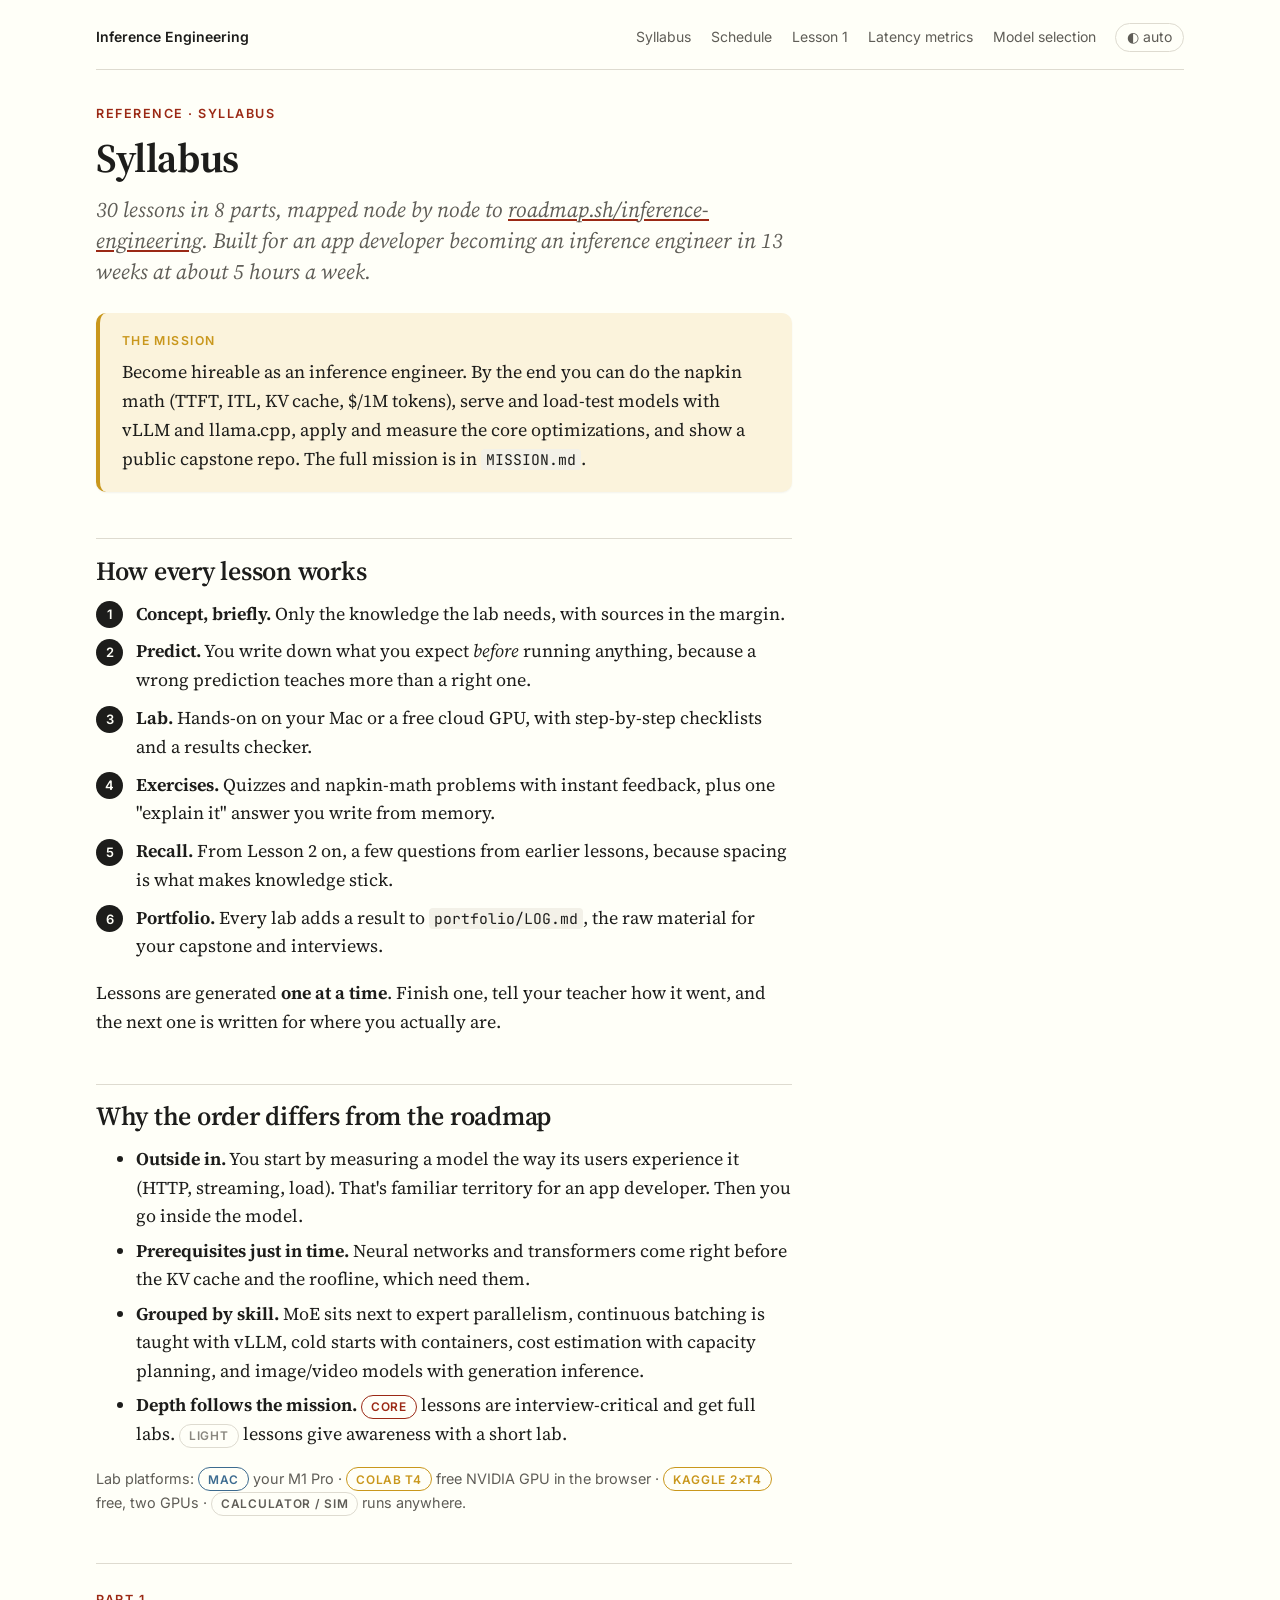
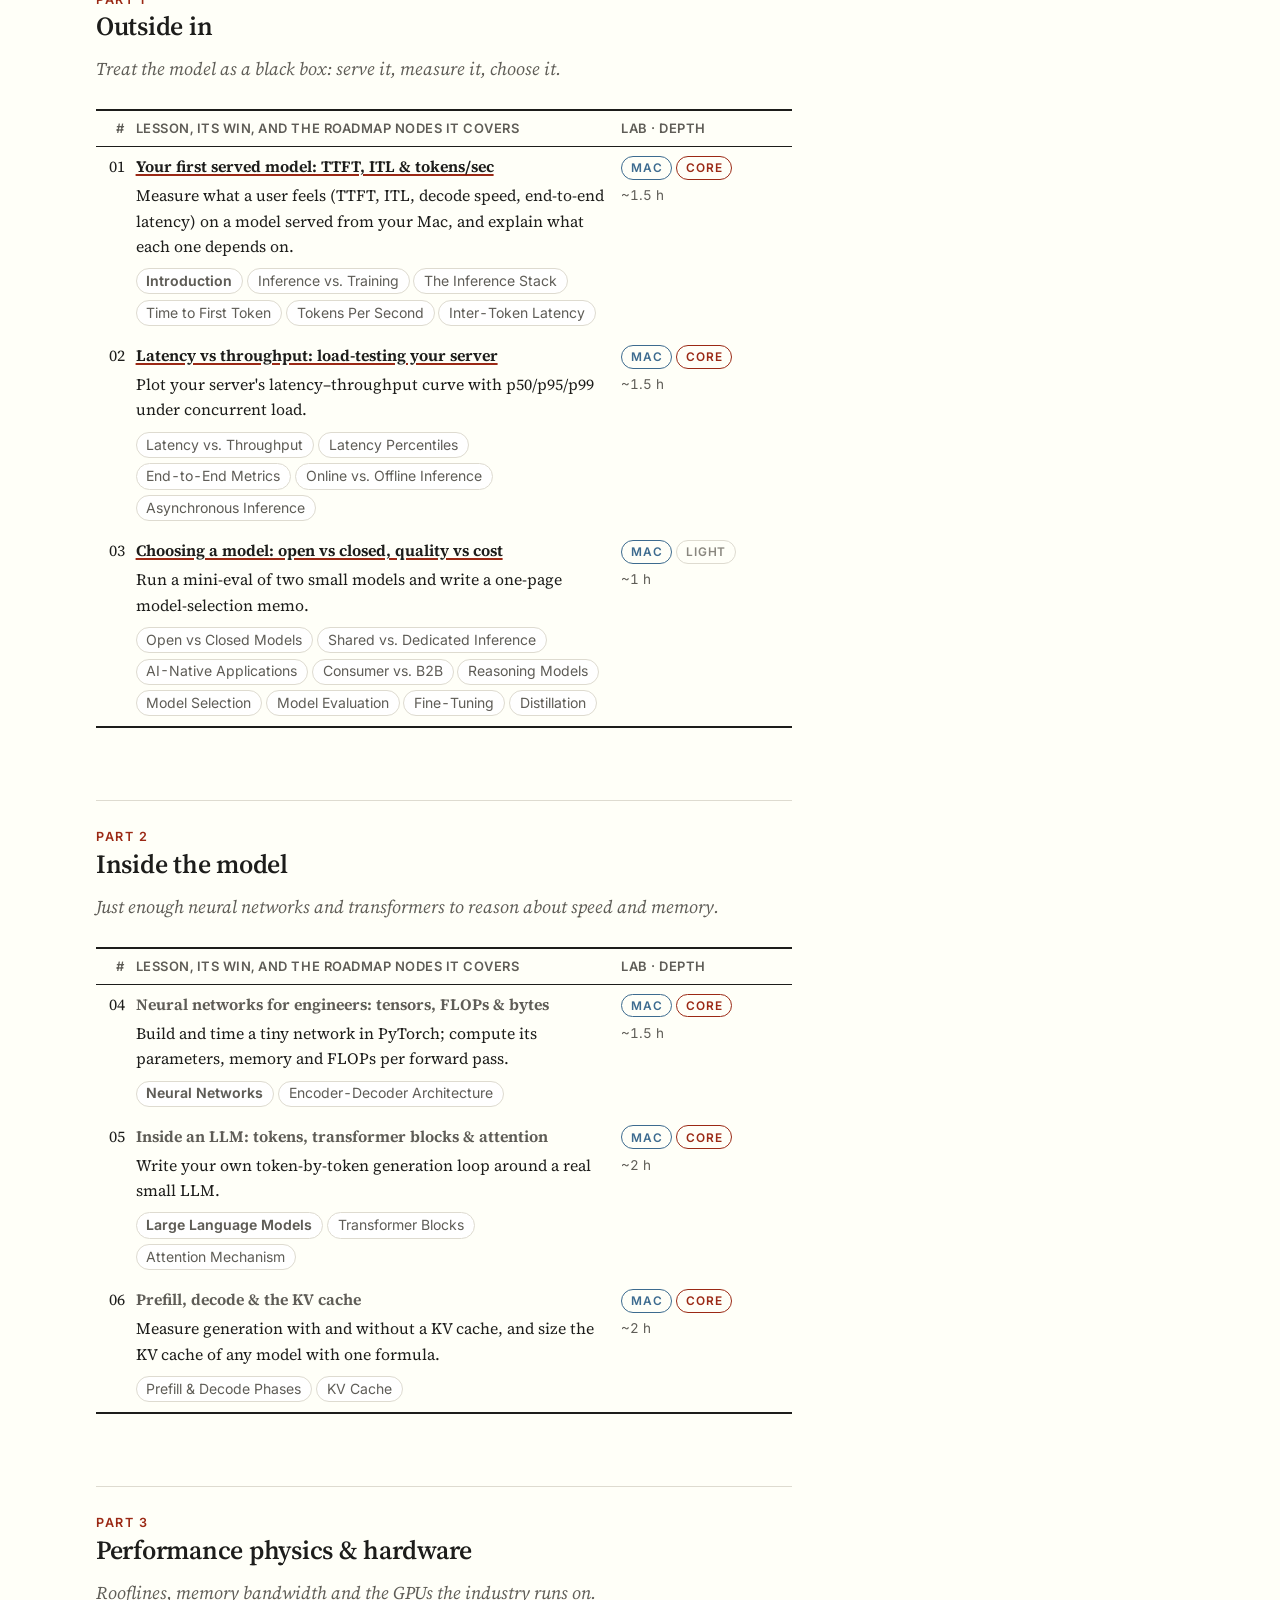
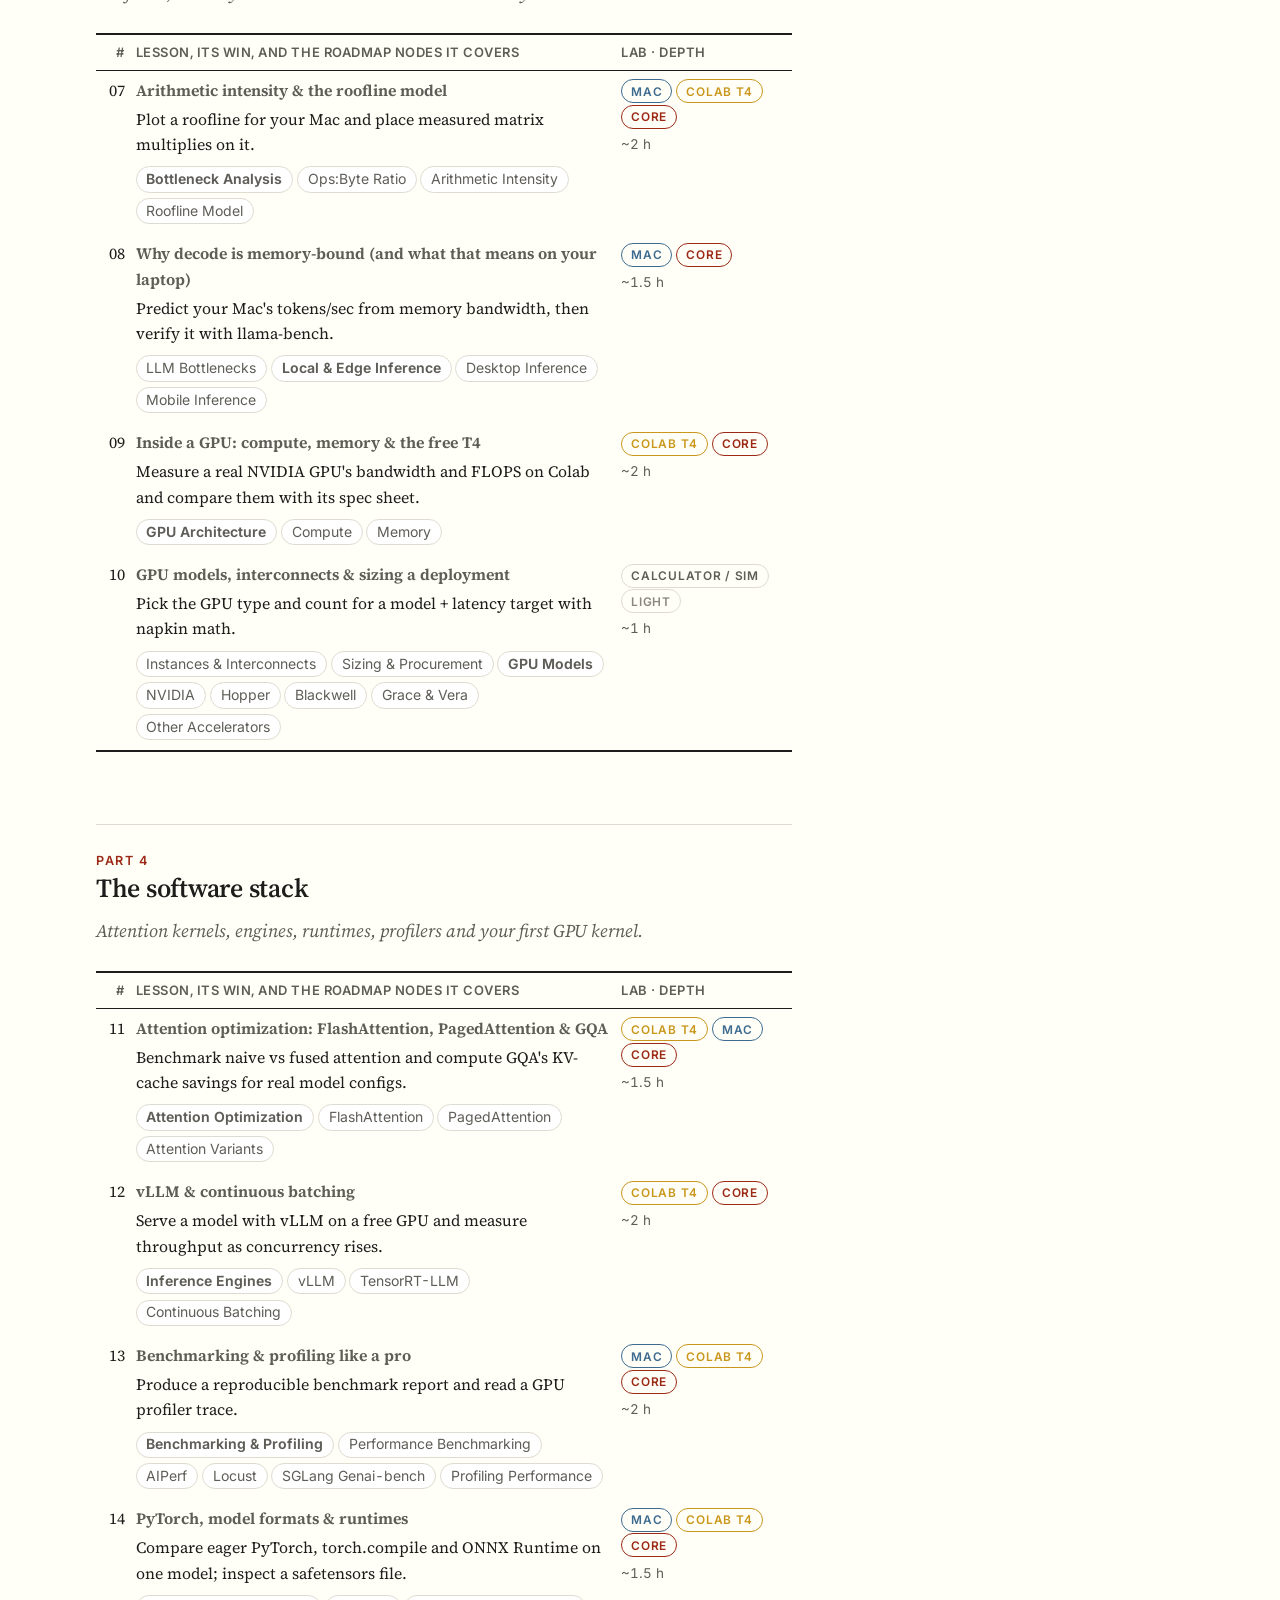
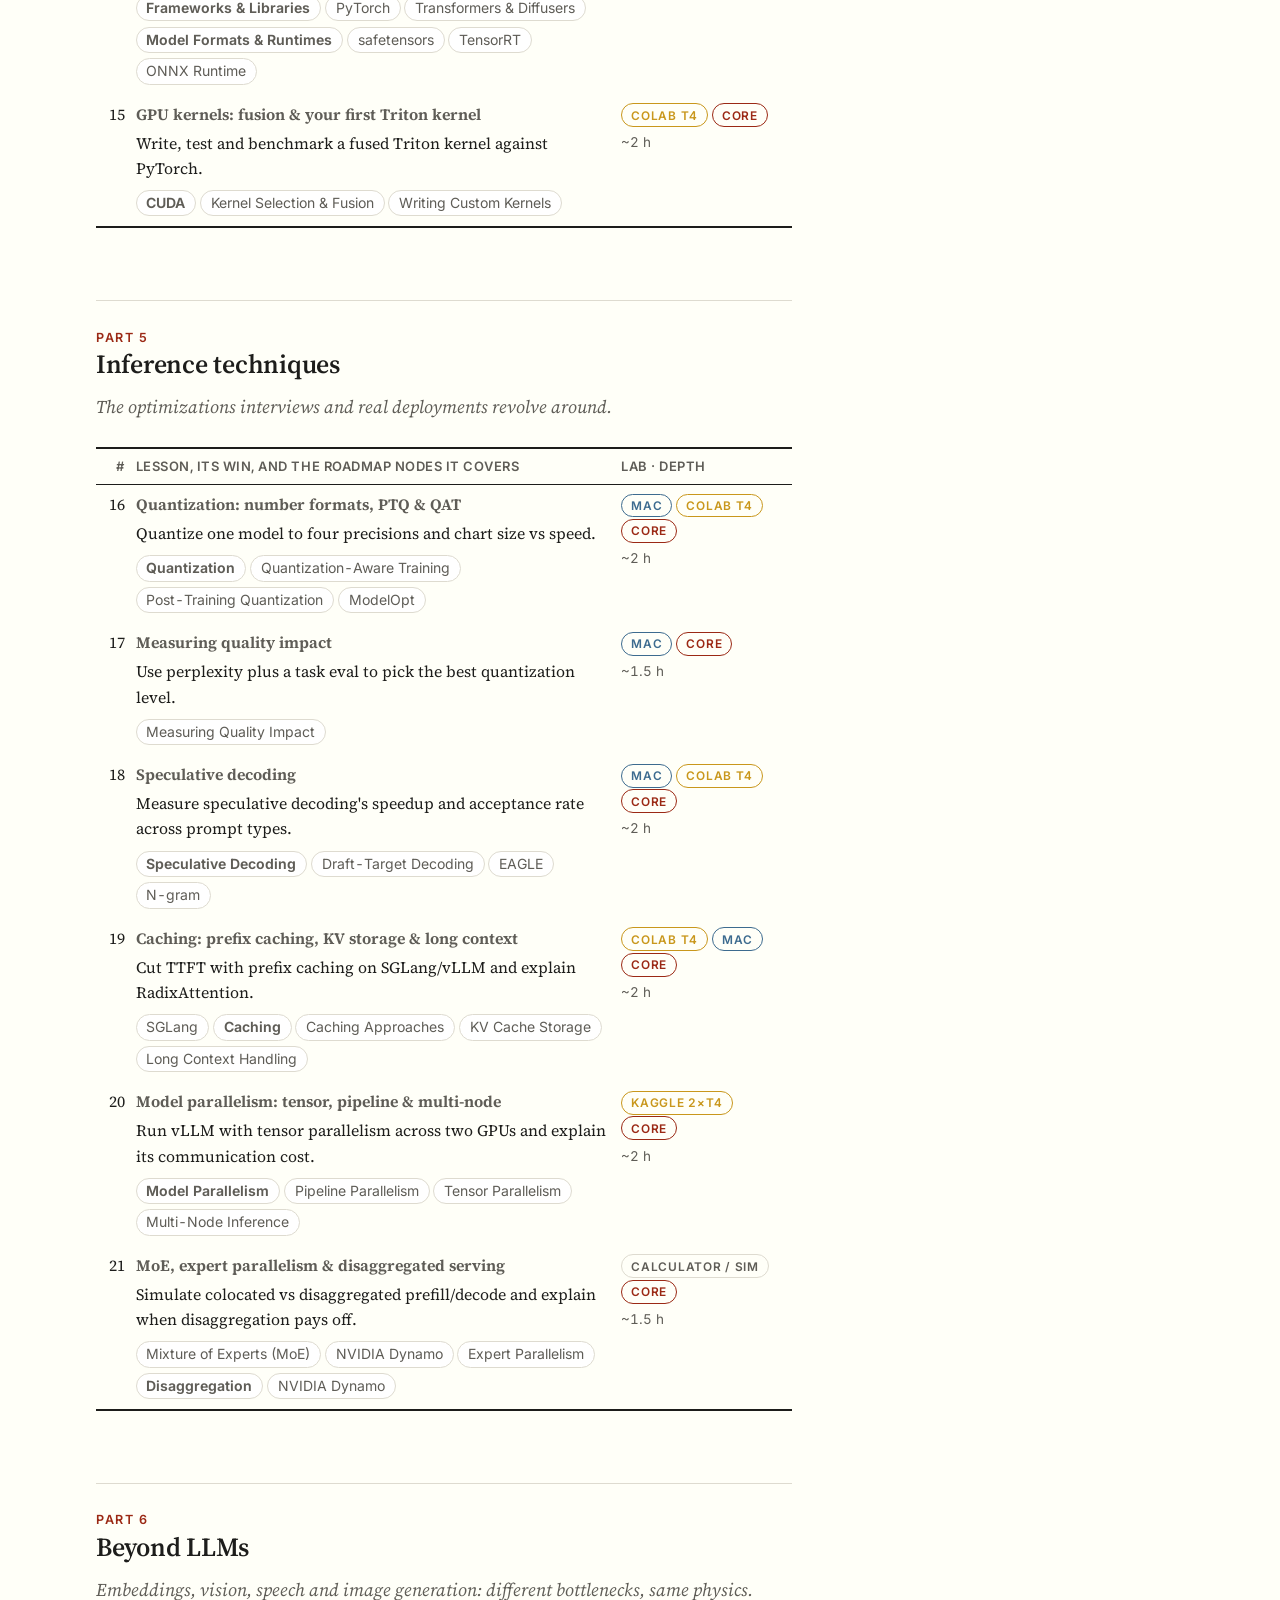
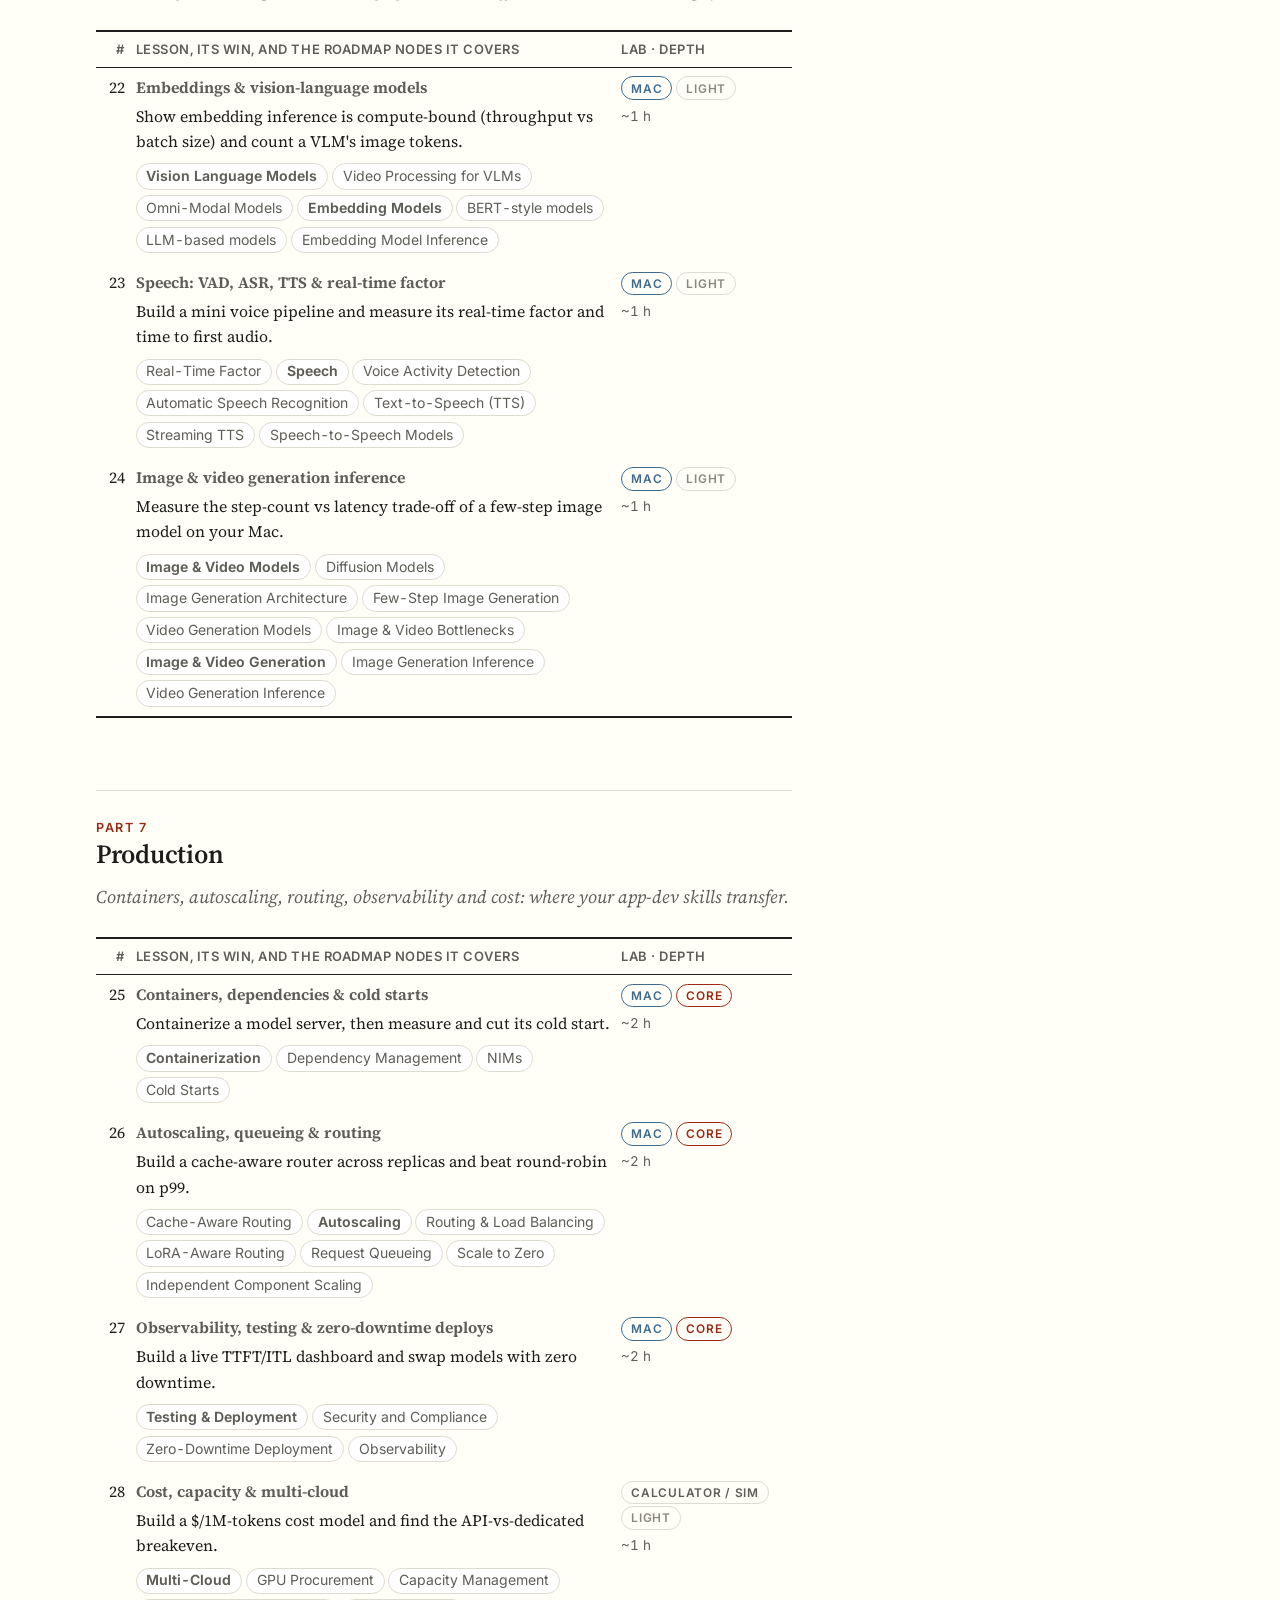
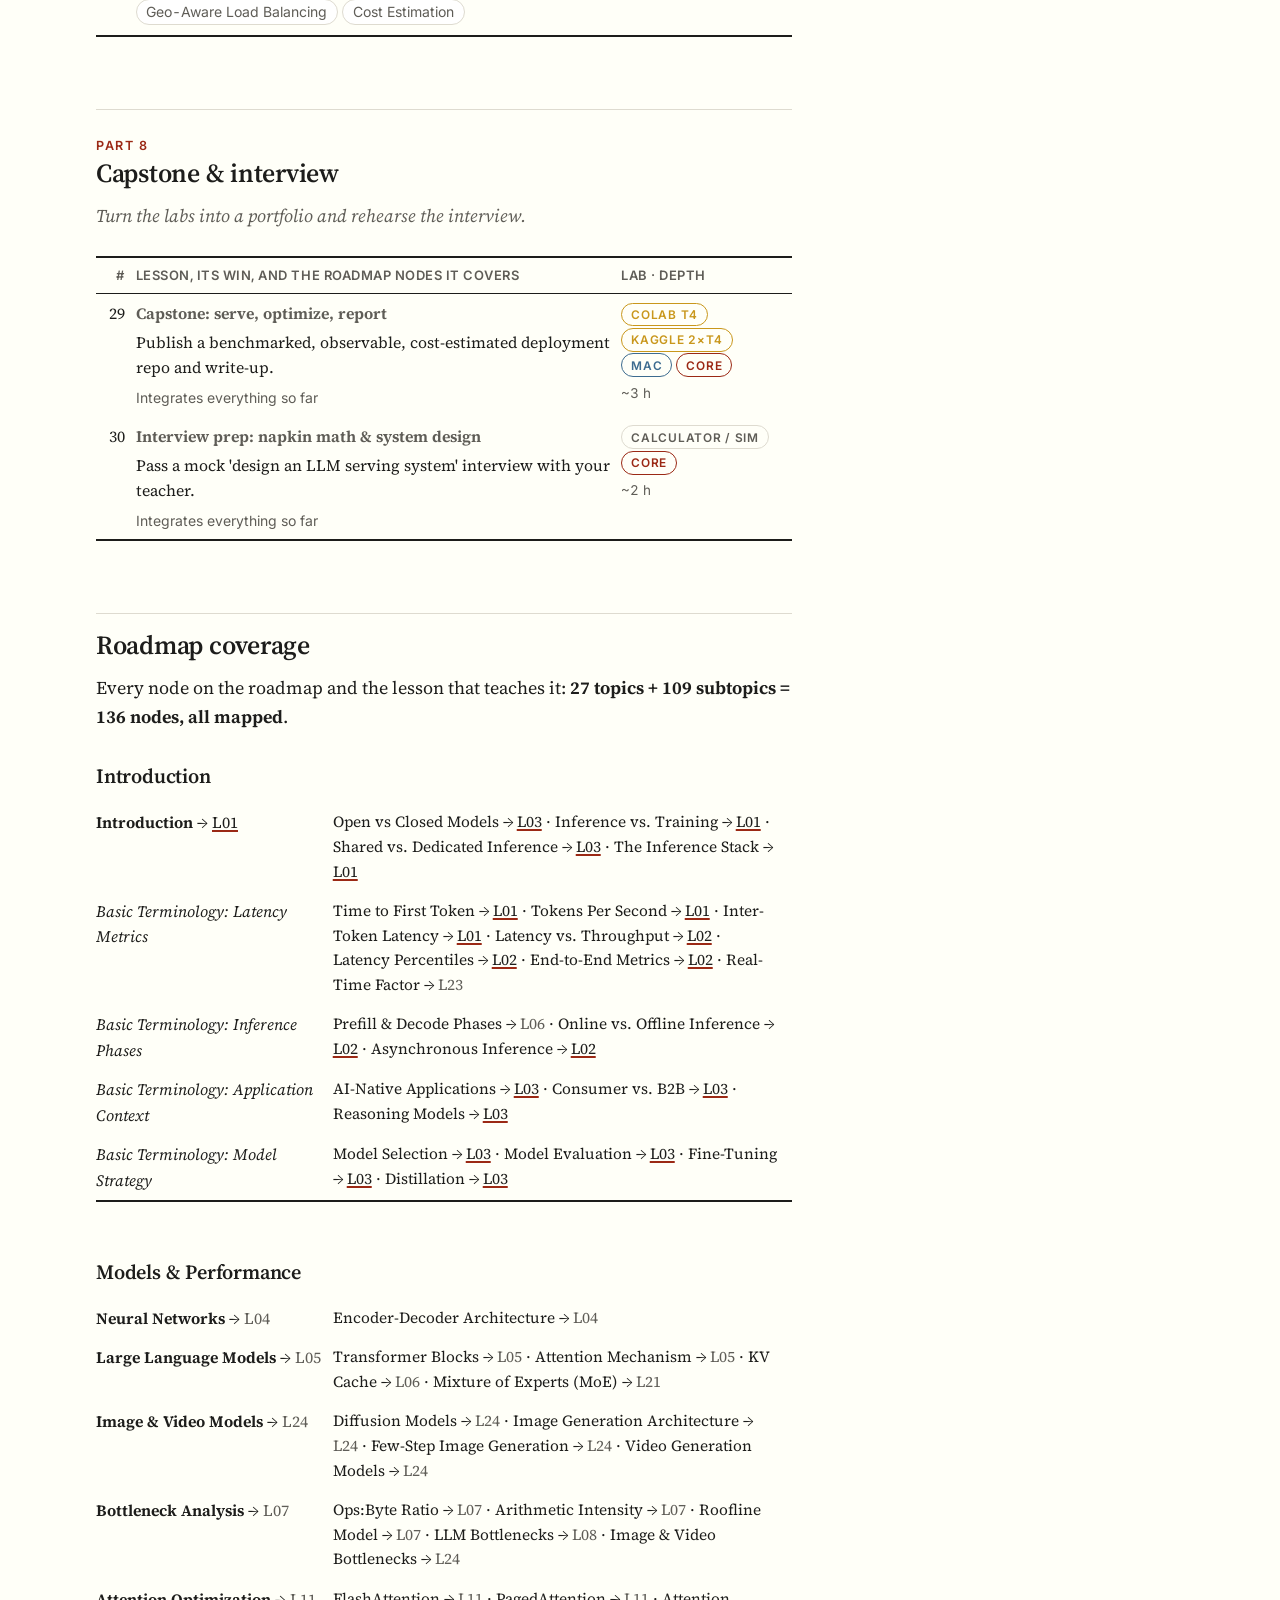
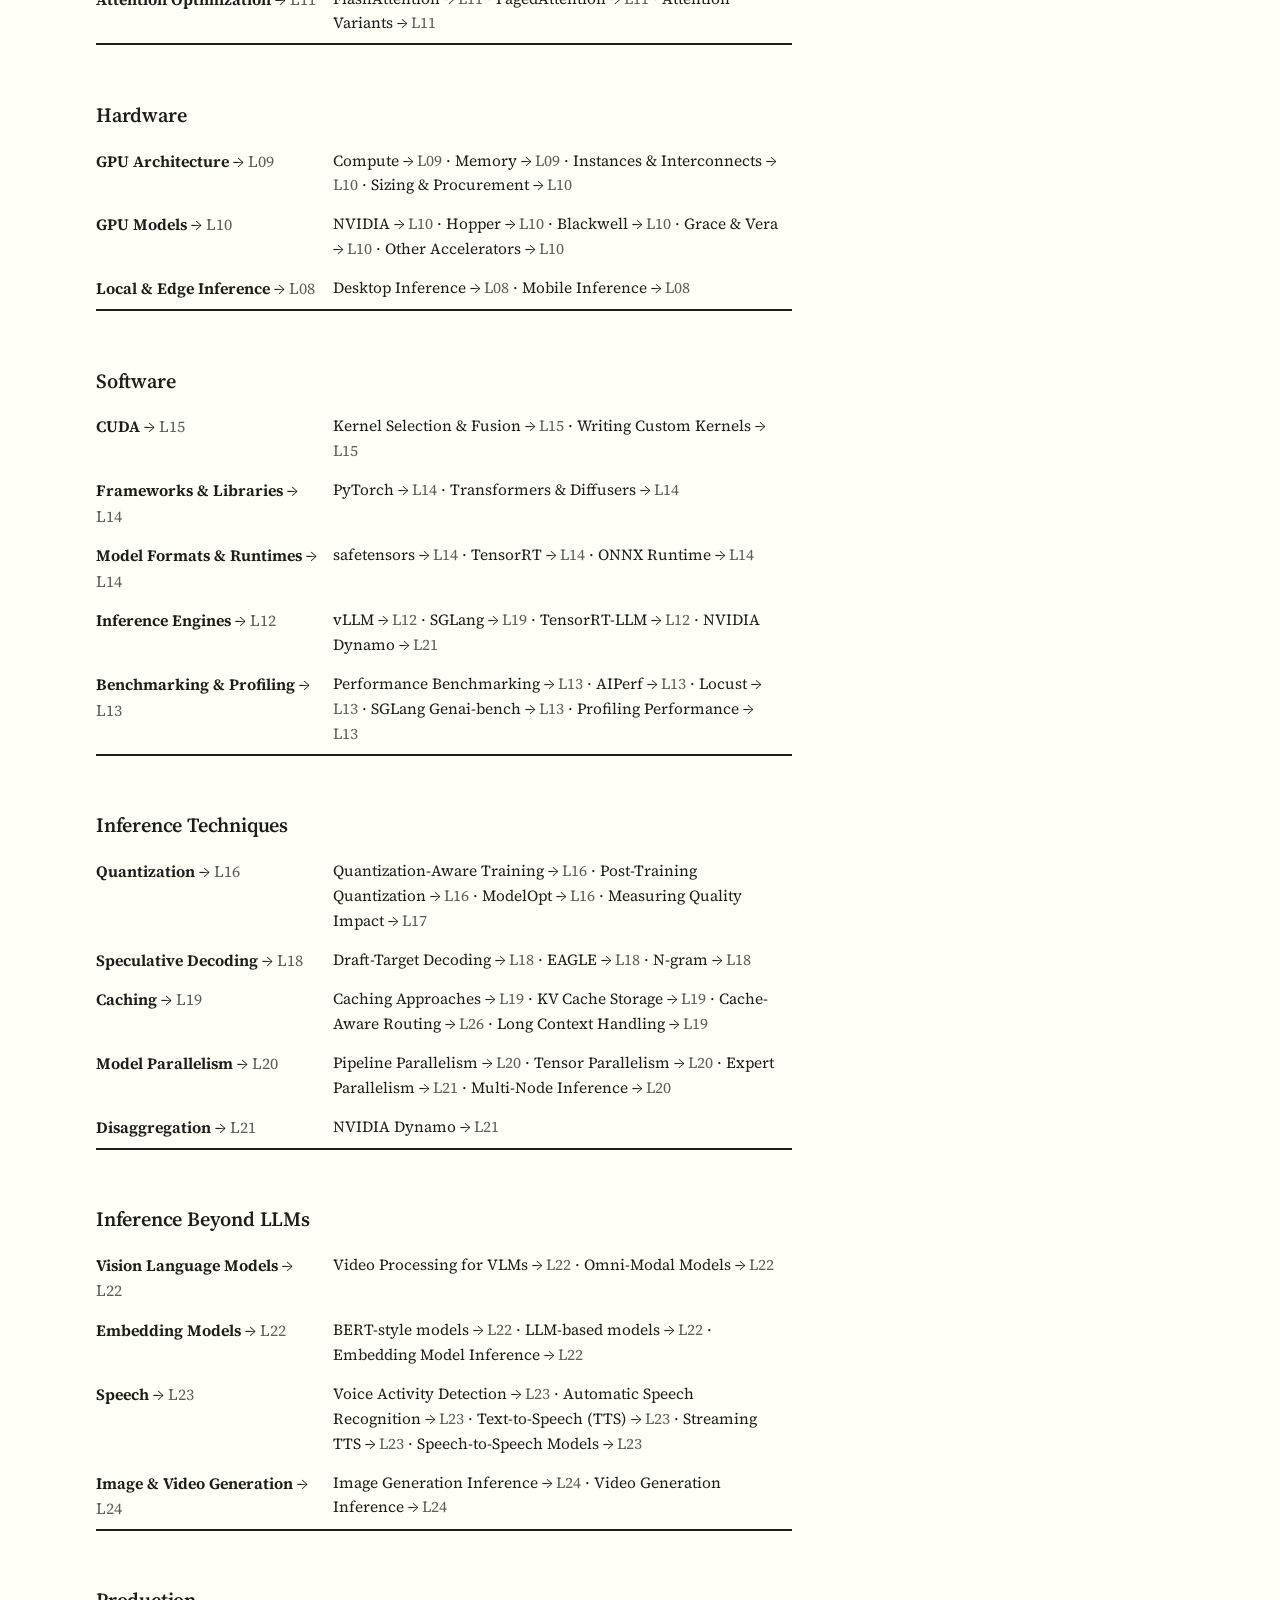
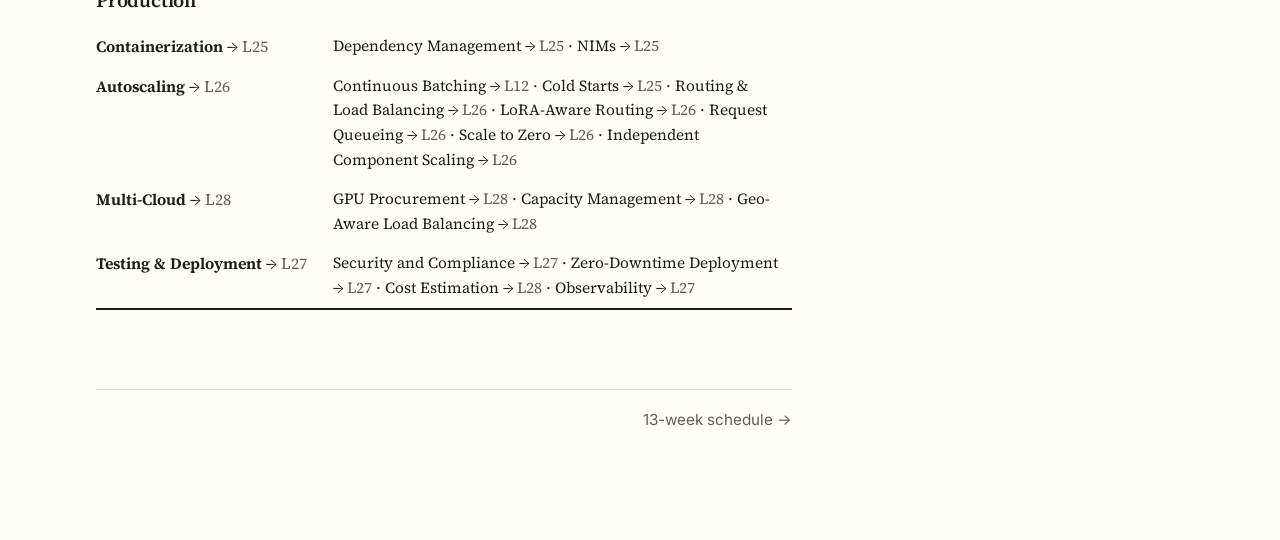
<file: reference/syllabus.html>
<!doctype html>
<html lang="en">
<head>
<meta charset="utf-8">
<meta name="viewport" content="width=device-width, initial-scale=1">
<title>Course Syllabus</title>
<link rel="stylesheet" href="../assets/course.css">
<style>
  .anatomy { counter-reset: a; list-style: none; padding: 0; display: grid; gap: .5rem; }
  .anatomy li { counter-increment: a; position: relative; padding-left: 2.2rem; margin: 0; }
  .anatomy li::before { content: counter(a); position: absolute; left: 0; top: .1rem; width: 1.5rem; height: 1.5rem; border-radius: 50%; display: grid; place-items: center; background: var(--ink); color: var(--paper); font-family: var(--sans); font-size: .72rem; font-weight: 600; }
  tr.is-done td:first-child { color: var(--ok); }
</style>
</head>
<body data-root="../">
<div class="page">
  <nav class="topnav">
    <span class="brand">Inference Engineering</span>
    <a href="syllabus.html">Syllabus</a>
    <a href="schedule.html">Schedule</a>
    <a href="../lessons/0001-first-served-model.html">Lesson 1</a>
    <a href="latency-metrics.html">Latency metrics</a>
    <a href="model-selection.html">Model selection</a>
    <button class="theme-toggle" type="button"></button>
  </nav>

  <article>
    <span class="eyebrow">Reference · Syllabus</span>
    <h1>Syllabus</h1>
    <p class="subtitle">30 lessons in 8 parts, mapped node by node to <a href="https://roadmap.sh/inference-engineering">roadmap.sh/inference-engineering</a>. Built for an app developer becoming an inference engineer in 13 weeks at about 5 hours a week.</p>

    <div class="key">
      <span class="box-label">The mission</span>
      <p>Become hireable as an inference engineer. By the end you can do the napkin math (TTFT, ITL, KV cache, $/1M tokens), serve and load-test models with vLLM and llama.cpp, apply and measure the core optimizations, and show a public capstone repo. The full mission is in <code>MISSION.md</code>.</p>
    </div>

    <h2>How every lesson works</h2>
    <ol class="anatomy">
      <li><strong>Concept, briefly.</strong> Only the knowledge the lab needs, with sources in the margin.</li>
      <li><strong>Predict.</strong> You write down what you expect <em>before</em> running anything, because a wrong prediction teaches more than a right one.</li>
      <li><strong>Lab.</strong> Hands-on on your Mac or a free cloud GPU, with step-by-step checklists and a results checker.</li>
      <li><strong>Exercises.</strong> Quizzes and napkin-math problems with instant feedback, plus one "explain it" answer you write from memory.</li>
      <li><strong>Recall.</strong> From Lesson 2 on, a few questions from earlier lessons, because spacing is what makes knowledge stick.</li>
      <li><strong>Portfolio.</strong> Every lab adds a result to <code>portfolio/LOG.md</code>, the raw material for your capstone and interviews.</li>
    </ol>
    <p>Lessons are generated <strong>one at a time</strong>. Finish one, tell your teacher how it went, and the next one is written for where you actually are.</p>

    <h2>Why the order differs from the roadmap</h2>
    <ul>
      <li><strong>Outside in.</strong> You start by measuring a model the way its users experience it (HTTP, streaming, load). That's familiar territory for an app developer. Then you go inside the model.</li>
      <li><strong>Prerequisites just in time.</strong> Neural networks and transformers come right before the KV cache and the roofline, which need them.</li>
      <li><strong>Grouped by skill.</strong> MoE sits next to expert parallelism, continuous batching is taught with vLLM, cold starts with containers, cost estimation with capacity planning, and image/video models with generation inference.</li>
      <li><strong>Depth follows the mission.</strong> <span class="pill core">core</span> lessons are interview-critical and get full labs. <span class="pill light">light</span> lessons give awareness with a short lab.</li>
    </ul>
    <p class="muted" style="font-family:var(--sans);font-size:.8rem">Lab platforms: <span class="pill mac">Mac</span> your M1 Pro · <span class="pill gpu">Colab T4</span> free NVIDIA GPU in the browser · <span class="pill gpu">Kaggle 2×T4</span> free, two GPUs · <span class="pill">Calculator / sim</span> runs anywhere.</p>

    <div id="syllabus-parts"></div>

    <h2 id="coverage-h">Roadmap coverage</h2>
    <p>Every node on the roadmap and the lesson that teaches it: <strong id="coverage-count"></strong>.</p>
    <div id="coverage"></div>

    <div class="pager">
      <span class="disabled">&nbsp;</span>
      <a href="schedule.html">13-week schedule →</a>
    </div>
  </article>
</div>
<script src="../assets/course-data.js"></script>
<script src="../assets/course-pages.js"></script>
<script src="../assets/components.js"></script>
</body>
</html>
</file>
<file: assets/course.css>
/* Inference Engineering course: shared stylesheet.
   Tufte-inspired: one readable column, sidenotes in the margin, quiet rules.
   Every lesson and reference page links this file. */
@import url("https://fonts.googleapis.com/css2?family=Source+Serif+4:ital,opsz,wght@0,8..60,300..700;1,8..60,300..700&family=JetBrains+Mono:wght@400;600&family=Inter:wght@400;500;600&display=swap");

:root {
  --paper: #fffff8;
  --ink: #1d1d1b;
  --muted: #5f5d57;
  --faint: #8a877f;
  --rule: #dedbd0;
  --accent: #9b2915;          /* deep brick: links, markers */
  --accent-soft: #f4e4dc;
  --key-bg: #fbf3dc;  --key-rule: #c9971c;
  --lab-bg: #eef3f7;  --lab-rule: #3d6b8f;
  --ok: #1e7a3c;      --ok-bg: #e6f3ea;
  --bad: #b3261e;     --bad-bg: #fbe9e7;
  --code-bg: #f3f1e8;
  --card: #ffffff;
  --shadow: 0 1px 2px rgba(0,0,0,.05);
  --serif: "Source Serif 4", "Iowan Old Style", "Palatino Linotype", Georgia, serif;
  --sans: Inter, -apple-system, BlinkMacSystemFont, "Segoe UI", Roboto, sans-serif;
  --mono: "JetBrains Mono", ui-monospace, "SF Mono", Menlo, Consolas, monospace;
  color-scheme: light;
}
@media (prefers-color-scheme: dark) {
  :root:not([data-theme="light"]) {
    --paper: #161614; --ink: #e9e6df; --muted: #aaa69c; --faint: #7d7a72; --rule: #34332f;
    --accent: #e0835f; --accent-soft: #3a2a22;
    --key-bg: #2b2616; --key-rule: #b8902e; --lab-bg: #1b2530; --lab-rule: #6b9cc2;
    --ok: #6fcf8e; --ok-bg: #19301f; --bad: #f08a80; --bad-bg: #3a1d1a;
    --code-bg: #212120; --card: #1d1d1b; --shadow: none; color-scheme: dark;
  }
}
:root[data-theme="dark"] {
  --paper: #161614; --ink: #e9e6df; --muted: #aaa69c; --faint: #7d7a72; --rule: #34332f;
  --accent: #e0835f; --accent-soft: #3a2a22;
  --key-bg: #2b2616; --key-rule: #b8902e; --lab-bg: #1b2530; --lab-rule: #6b9cc2;
  --ok: #6fcf8e; --ok-bg: #19301f; --bad: #f08a80; --bad-bg: #3a1d1a;
  --code-bg: #212120; --card: #1d1d1b; --shadow: none; color-scheme: dark;
}

/* ---------- base ---------- */
* { box-sizing: border-box; }
html { font-size: 17px; -webkit-text-size-adjust: 100%; }
@media (min-width: 1100px) { html { font-size: 18px; } }
body {
  margin: 0; background: var(--paper); color: var(--ink);
  font-family: var(--serif); font-size: 1rem; line-height: 1.6;
  font-optical-sizing: auto; text-rendering: optimizeLegibility;
}
.page { max-width: 1120px; margin: 0 auto; padding: 1.25rem 16px 6rem; }
article { width: 100%; counter-reset: sn; }
@media (min-width: 1000px) { article { width: 64%; } .fullwidth { width: 156%; } }

a { color: inherit; text-decoration-color: var(--accent); text-decoration-thickness: 1.5px; text-underline-offset: 2px; }
a:hover { color: var(--accent); }
h1, h2, h3, h4 { font-weight: 600; line-height: 1.2; letter-spacing: -0.01em; }
h1 { font-size: 2.25rem; margin: .4rem 0 .6rem; font-weight: 650; }
h2 { font-size: 1.45rem; margin: 2.6rem 0 .7rem; padding-top: .9rem; border-top: 1px solid var(--rule); }
h3 { font-size: 1.12rem; margin: 1.8rem 0 .4rem; }
p, ul, ol { margin: 0 0 1rem; }
li { margin-bottom: .3rem; }
strong { font-weight: 650; }
hr { border: 0; border-top: 1px solid var(--rule); margin: 2.5rem 0; }
.subtitle { font-size: 1.2rem; font-style: italic; color: var(--muted); margin: 0 0 1.4rem; line-height: 1.45; }
.smallcaps, .eyebrow { font-family: var(--sans); font-size: .7rem; font-weight: 600; letter-spacing: .12em; text-transform: uppercase; color: var(--accent); }
.muted { color: var(--muted); }
kbd { font-family: var(--mono); font-size: .78em; padding: .05em .4em; border: 1px solid var(--rule); border-bottom-width: 2px; border-radius: 4px; background: var(--card); }

/* ---------- top nav ---------- */
.topnav {
  display: flex; flex-wrap: wrap; gap: .4rem 1.1rem; align-items: center;
  font-family: var(--sans); font-size: .78rem; color: var(--muted);
  padding-bottom: .9rem; border-bottom: 1px solid var(--rule); margin-bottom: 1.6rem;
}
.topnav a { text-decoration: none; color: var(--muted); }
.topnav a:hover { color: var(--accent); }
.topnav .brand { font-weight: 600; color: var(--ink); margin-right: auto; }
.theme-toggle { background: none; border: 1px solid var(--rule); color: var(--muted); border-radius: 999px; padding: .15rem .6rem; font: inherit; cursor: pointer; }

/* lesson meta strip */
.meta { display: flex; flex-wrap: wrap; gap: .3rem .9rem; font-family: var(--sans); font-size: .78rem; color: var(--muted); margin: 0 0 1.6rem; }
.meta span::before { content: "·"; margin-right: .9rem; color: var(--faint); }
.meta span:first-child::before { content: none; margin: 0; }
.covers { font-family: var(--sans); font-size: .78rem; color: var(--muted); margin: -0.8rem 0 1.6rem; }
.covers .tag { display: inline-block; border: 1px solid var(--rule); border-radius: 999px; padding: .05rem .55rem; margin: .15rem .2rem .15rem 0; background: var(--card); }

/* ---------- sidenotes (Tufte) ---------- */
.sn-ref { counter-increment: sn; }
.sn-ref::after { content: counter(sn); font-family: var(--sans); font-size: .62rem; font-weight: 600; vertical-align: super; color: var(--accent); margin-left: 1px; }
.sidenote, .marginnote {
  display: block; font-size: .8rem; line-height: 1.45; color: var(--muted);
  margin: .5rem 0 .9rem; padding-left: .8rem; border-left: 2px solid var(--rule);
}
.sidenote::before { content: counter(sn) ". "; font-family: var(--sans); font-weight: 600; color: var(--accent); font-size: .7rem; }
@media (min-width: 1000px) {
  .sidenote, .marginnote {
    float: right; clear: right; width: 46%; margin: .25rem -54% .8rem 0;
    padding-left: 0; border-left: 0; position: relative;
  }
}

/* ---------- code ---------- */
code { font-family: var(--mono); font-size: .82em; background: var(--code-bg); padding: .08em .35em; border-radius: 4px; }
pre { position: relative; font-family: var(--mono); font-size: .76rem; line-height: 1.55; background: var(--code-bg); border: 1px solid var(--rule); border-radius: 8px; padding: .9rem 4.2rem .9rem 1rem; margin: 0 0 1.1rem; white-space: pre-wrap; overflow-wrap: anywhere; }
pre.no-copy { padding-right: 1rem; }
pre code { background: none; padding: 0; font-size: inherit; }
pre .c { color: var(--faint); }                 /* comment */
pre .out { color: var(--muted); }               /* sample output */
.copy-btn { position: absolute; top: .45rem; right: .45rem; font-family: var(--sans); font-size: .68rem; border: 1px solid var(--rule); background: var(--card); color: var(--muted); border-radius: 6px; padding: .15rem .5rem; cursor: pointer; opacity: .75; }
.copy-btn:hover { opacity: 1; color: var(--accent); }

/* ---------- tables (booktabs) ---------- */
table { border-collapse: collapse; width: 100%; font-size: .88rem; margin: .4rem 0 1.4rem; font-variant-numeric: tabular-nums; }
thead th { border-top: 2px solid var(--ink); border-bottom: 1px solid var(--ink); }
tbody tr:last-child td { border-bottom: 2px solid var(--ink); }
th, td { text-align: left; padding: .4rem .6rem .4rem 0; vertical-align: top; }
th { font-family: var(--sans); font-size: .72rem; font-weight: 600; letter-spacing: .04em; text-transform: uppercase; color: var(--muted); }
td.num, th.num { text-align: right; }
.table-wrap { overflow-x: auto; }
caption { caption-side: bottom; text-align: left; font-size: .78rem; color: var(--muted); padding-top: .4rem; font-style: italic; }

/* ---------- callouts ---------- */
.key, .lab, .predict, .source, .ask, .mission-link, .warn {
  border-radius: 10px; padding: 1rem 1.2rem; margin: 1.4rem 0; box-shadow: var(--shadow);
}
.key { background: var(--key-bg); border-left: 4px solid var(--key-rule); }
.key > :last-child, .lab > :last-child, .predict > :last-child, .source > :last-child, .ask > :last-child, .mission-link > :last-child, .warn > :last-child { margin-bottom: 0; }
.box-label { display: block; font-family: var(--sans); font-size: .68rem; font-weight: 600; letter-spacing: .12em; text-transform: uppercase; margin-bottom: .45rem; }
.key .box-label { color: var(--key-rule); }
.lab { background: var(--lab-bg); border: 1px solid color-mix(in srgb, var(--lab-rule) 30%, transparent); }
.lab .box-label { color: var(--lab-rule); }
.predict { border: 1.5px dashed var(--accent); background: transparent; box-shadow: none; }
.predict .box-label { color: var(--accent); }
.source { border: 1px solid var(--rule); background: var(--card); }
.source .box-label { color: var(--muted); }
.ask { background: var(--accent-soft); }
.ask .box-label { color: var(--accent); }
.mission-link { border: 1px solid var(--rule); background: transparent; box-shadow: none; font-style: italic; color: var(--muted); }
.warn { background: var(--bad-bg); }
.warn .box-label { color: var(--bad); }

/* formula display */
.formula { font-family: var(--mono); font-size: .9rem; background: var(--card); border: 1px solid var(--rule); border-radius: 8px; padding: .7rem 1rem; margin: .8rem 0 1.2rem; overflow-x: auto; white-space: nowrap; }

/* ---------- figures ---------- */
figure { margin: 1.4rem 0; }
/* inline-SVG diagram palette: follows the theme */
svg text { font-family: var(--sans); fill: var(--ink); }
svg .t-muted { fill: var(--muted); } svg .t-accent { fill: var(--accent); } svg .t-lab { fill: var(--lab-rule); }
svg .f-ink { fill: var(--ink); } svg .f-accent { fill: var(--accent); } svg .f-lab { fill: var(--lab-rule); }
svg .f-key { fill: var(--key-bg); } svg .f-labbg { fill: var(--lab-bg); } svg .f-card { fill: var(--card); } svg .f-soft { fill: var(--accent-soft); }
svg .s-ink { stroke: var(--ink); fill: none; } svg .s-muted { stroke: var(--faint); fill: none; } svg .s-accent { stroke: var(--accent); fill: none; }
svg .s-lab { stroke: var(--lab-rule); fill: none; } svg .s-rule { stroke: var(--rule); }
.prediction { border: 1.5px dashed var(--accent); border-radius: 12px; padding: 1rem 1.2rem; margin: 1rem 0; }
.prediction .prompt { margin-bottom: .2rem; }
figure svg { width: 100%; height: auto; display: block; }
figcaption { font-size: .8rem; color: var(--muted); font-style: italic; margin-top: .4rem; line-height: 1.45; }

/* ---------- exercises (components.js) ---------- */
.exercise-set { counter-reset: ex; }
.mcq, .numeric, .explain {
  counter-increment: ex; background: var(--card); border: 1px solid var(--rule); border-radius: 12px;
  padding: 1rem 1.2rem 1.1rem; margin: 1.1rem 0; box-shadow: var(--shadow);
}
.mcq > .prompt::before, .numeric > .prompt::before, .explain > .prompt::before {
  content: counter(ex); display: inline-grid; place-items: center; width: 1.45rem; height: 1.45rem; margin-right: .5rem;
  border-radius: 50%; background: var(--ink); color: var(--paper); font-family: var(--sans); font-size: .72rem; font-weight: 600; vertical-align: .1rem;
}
.prompt { margin-bottom: .75rem; }
.mcq ul { list-style: none; padding: 0; margin: 0; display: grid; gap: .45rem; }
.mcq li { margin: 0; }
.opt {
  width: 100%; text-align: left; font: inherit; font-size: .95rem; line-height: 1.4; color: var(--ink);
  background: var(--paper); border: 1px solid var(--rule); border-radius: 8px; padding: .55rem .8rem; cursor: pointer;
  transition: border-color .12s, background .12s;
}
.opt:hover:not(:disabled) { border-color: var(--accent); }
.opt:disabled { cursor: default; }
.opt.correct { border-color: var(--ok); background: var(--ok-bg); }
.opt.wrong { border-color: var(--bad); background: var(--bad-bg); text-decoration: line-through; text-decoration-color: color-mix(in srgb, var(--bad) 60%, transparent); }
.feedback { font-family: var(--sans); font-size: .82rem; margin-top: .6rem; min-height: 1.1rem; }
.feedback.ok { color: var(--ok); } .feedback.bad { color: var(--bad); }
.explanation, .model-answer, .solution { display: none; margin-top: .8rem; padding-top: .8rem; border-top: 1px dashed var(--rule); font-size: .92rem; }
.revealed > .explanation, .revealed > .model-answer, .revealed > .solution { display: block; }
.btn {
  font-family: var(--sans); font-size: .8rem; font-weight: 500; border-radius: 8px; padding: .42rem .9rem; cursor: pointer;
  border: 1px solid var(--ink); background: var(--ink); color: var(--paper);
}
.btn.secondary { background: transparent; color: var(--ink); border-color: var(--rule); }
.btn:hover { opacity: .88; }
.btn-row { display: flex; flex-wrap: wrap; gap: .5rem; align-items: center; margin-top: .6rem; }
.numeric input, .lab-results input {
  font-family: var(--mono); font-size: .9rem; width: 9.5rem; padding: .4rem .6rem; border-radius: 8px;
  border: 1px solid var(--rule); background: var(--paper); color: var(--ink);
}
.unit { font-family: var(--sans); font-size: .82rem; color: var(--muted); }
.explain textarea {
  width: 100%; min-height: 5.5rem; font: inherit; font-size: .95rem; padding: .6rem .75rem; border-radius: 8px;
  border: 1px solid var(--rule); background: var(--paper); color: var(--ink); resize: vertical;
}
.self-grade { display: none; gap: .4rem; flex-wrap: wrap; margin-top: .7rem; font-family: var(--sans); font-size: .8rem; color: var(--muted); align-items: center; }
.revealed > .self-grade { display: flex; }
.self-grade button { font: inherit; border: 1px solid var(--rule); background: var(--paper); color: var(--ink); border-radius: 999px; padding: .2rem .7rem; cursor: pointer; }
.self-grade button.picked { border-color: var(--accent); background: var(--accent-soft); }

/* lab checklist */
.checklist { list-style: none; padding-left: 0; counter-reset: step; }
.checklist > li { counter-increment: step; position: relative; padding: .55rem 0 .55rem 2.6rem; border-bottom: 1px solid color-mix(in srgb, var(--lab-rule) 18%, transparent); margin: 0; }
.checklist > li:last-child { border-bottom: 0; }
.checklist > li > input[type=checkbox] { position: absolute; left: .2rem; top: .78rem; width: 1.1rem; height: 1.1rem; accent-color: var(--lab-rule); cursor: pointer; }
.checklist > li::before { content: counter(step); position: absolute; left: 1.65rem; top: .62rem; font-family: var(--sans); font-size: .68rem; font-weight: 600; color: var(--lab-rule); }
.checklist > li.done > *:not(input):not(pre) { opacity: .6; }
.checklist pre { margin-top: .5rem; }

/* jot: one-sentence write-up inside a lab step (components.js initJot) */
.jot { margin: .6rem 0 .2rem; }
.jot > .prompt { font-family: var(--sans); font-size: .8rem; font-weight: 600; color: var(--lab-rule); margin-bottom: .3rem; }
.jot textarea { width: 100%; font: inherit; font-size: .92rem; line-height: 1.45; padding: .45rem .6rem; border-radius: 8px; border: 1px solid var(--rule); background: var(--paper); color: var(--ink); resize: vertical; }
.jot.needed textarea { border-color: var(--bad); background: var(--bad-bg); }
.jot.needed > .prompt::after { content: " ← write this first, then tick the step"; color: var(--bad); font-weight: 500; }
.jot-collect { margin: .8rem 0 0; }
.jot-collect pre { margin-top: .6rem; }

/* lab results checker */
.lab-results { background: var(--card); border: 1px solid var(--rule); border-radius: 12px; padding: 1rem 1.2rem; margin: 1.2rem 0; }
.lab-results .grid { display: grid; grid-template-columns: repeat(auto-fill, minmax(15rem, 1fr)); gap: .7rem 1.2rem; margin-bottom: .6rem; }
.lab-results label { display: grid; gap: .25rem; font-family: var(--sans); font-size: .78rem; color: var(--muted); }
.check-list { list-style: none; padding: 0; margin: .8rem 0 0; font-size: .92rem; }
.check-list li { padding: .45rem .7rem; border-radius: 8px; margin-bottom: .4rem; }
.check-list li.ok { background: var(--ok-bg); } .check-list li.bad { background: var(--bad-bg); } .check-list li.info { background: var(--lab-bg); }

/* charts (charts.js): latency/throughput plots and the CSV paste box */
.chart-grid { display: grid; gap: 1rem; margin: .8rem 0; }
.chart-panel { background: var(--card); border: 1px solid var(--rule); border-radius: 10px; padding: .6rem .7rem .3rem; }
.chart-panel svg { width: 100%; height: auto; display: block; }
.csv-plot { background: var(--card); border: 1px solid var(--rule); border-radius: 12px; padding: 1rem 1.2rem; margin: 1.2rem 0; }
.csv-plot .chart-panel { background: var(--paper); }
.csv-input {
  width: 100%; min-height: 8rem; font-family: var(--mono); font-size: .74rem; line-height: 1.5; padding: .6rem .75rem;
  border-radius: 8px; border: 1px solid var(--rule); background: var(--paper); color: var(--ink); resize: vertical;
}

/* learner notes (components.js initNotes) */
.my-notes { border: 1px solid var(--rule); border-left: 4px solid var(--lab-rule); border-radius: 10px; padding: 1rem 1.2rem; margin: 2rem 0 1.4rem; background: var(--card); }
.my-notes .box-label { color: var(--lab-rule); }
.my-notes .notes-body { font-size: .95rem; }
.my-notes .notes-body h3, .my-notes .notes-body h4, .my-notes .notes-body h5 { margin: 1rem 0 .3rem; font-size: 1rem; }
.my-notes .notes-body > :first-child { margin-top: 0; }
.my-notes .btn-row a.btn { text-decoration: none; }
.my-notes .notes-meta { font-family: var(--sans); font-size: .78rem; color: var(--muted); margin-left: auto; }

/* scoreboard + completion */
.scoreboard { font-family: var(--sans); font-size: .82rem; color: var(--muted); border: 1px solid var(--rule); border-radius: 10px; padding: .7rem 1rem; margin: 1.6rem 0; display: flex; flex-wrap: wrap; gap: .4rem 1.5rem; align-items: center; }
.scoreboard strong { color: var(--ink); }
.complete-btn.done { background: var(--ok); border-color: var(--ok); }

/* prev / next */
.pager { display: flex; justify-content: space-between; gap: 1rem; margin-top: 3rem; padding-top: 1rem; border-top: 1px solid var(--rule); font-family: var(--sans); font-size: .85rem; }
.pager a { text-decoration: none; color: var(--muted); }
.pager a:hover { color: var(--accent); }
.pager .disabled { color: var(--faint); }

/* details */
details { border: 1px solid var(--rule); border-radius: 10px; padding: .6rem 1rem; margin: 1rem 0; background: var(--card); }
details > summary { cursor: pointer; font-family: var(--sans); font-size: .85rem; font-weight: 500; color: var(--muted); }
details[open] > summary { margin-bottom: .6rem; }

/* ---------- reference-page helpers ---------- */
.ref-grid { display: grid; grid-template-columns: repeat(auto-fit, minmax(16rem, 1fr)); gap: 1rem; margin: 1rem 0 1.5rem; }
.ref-card { border: 1px solid var(--rule); border-radius: 10px; padding: .9rem 1rem; background: var(--card); break-inside: avoid; }
.ref-card h3 { margin: 0 0 .35rem; font-size: 1rem; }
.ref-card p { font-size: .88rem; margin-bottom: .5rem; }
.pill { display: inline-block; font-family: var(--sans); font-size: .66rem; font-weight: 600; letter-spacing: .06em; text-transform: uppercase; border-radius: 999px; padding: .08rem .5rem; border: 1px solid var(--rule); color: var(--muted); }
.pill.core { border-color: var(--accent); color: var(--accent); }
.pill.light { color: var(--faint); }
.pill.mac { border-color: var(--lab-rule); color: var(--lab-rule); }
.pill.gpu { border-color: var(--key-rule); color: var(--key-rule); }

/* ---------- print ---------- */
@media print {
  :root { --paper: #fff; --ink: #000; --card: #fff; --shadow: none; }
  html { font-size: 11pt; }
  .page { max-width: none; padding: 0; }
  article { width: 100% !important; }
  .topnav, .copy-btn, .theme-toggle, .btn, .btn-row, .self-grade, .pager, .scoreboard, .no-print { display: none !important; }
  .explanation, .model-answer, .solution { display: block !important; }
  .sidenote, .marginnote { float: none; width: auto; margin: .3rem 0 .6rem; border-left: 2px solid #ccc; padding-left: .6rem; }
  a { text-decoration: none; }
  h2 { break-after: avoid; } pre, .mcq, .numeric, .explain, .key, .lab, table, .ref-card { break-inside: avoid; }
}
</file>
